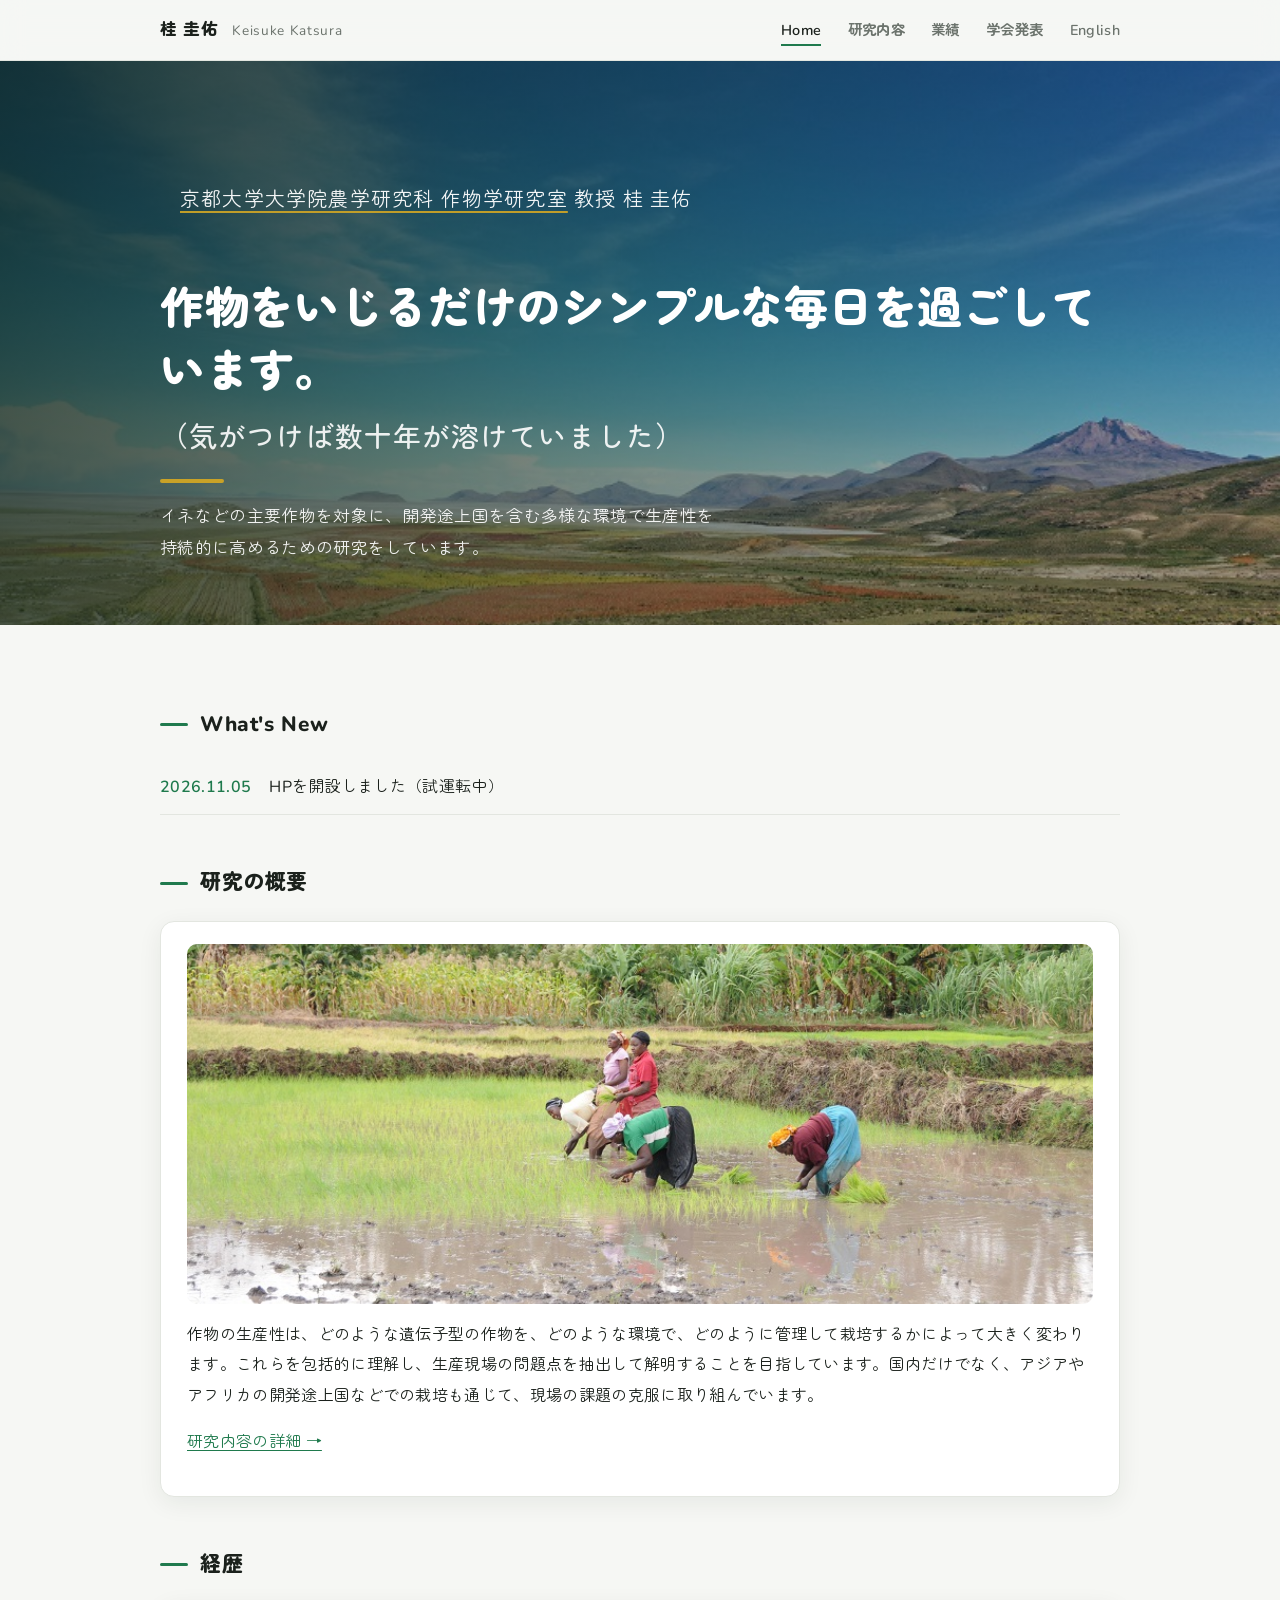
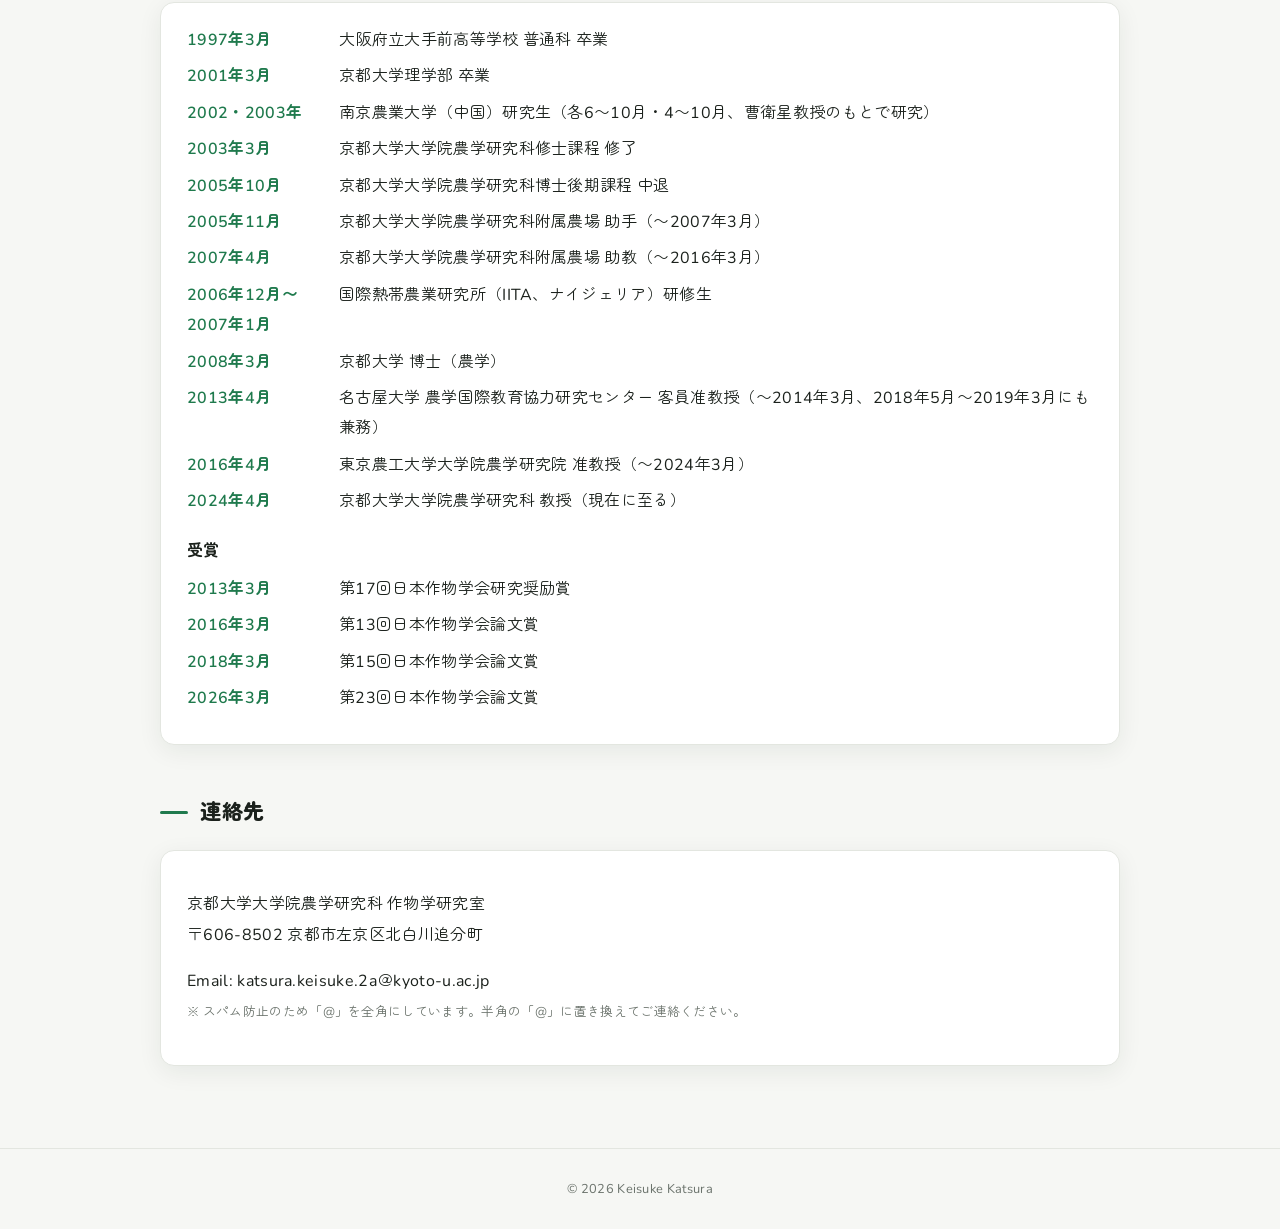
<file: index.html>
<!doctype html>
<html lang="ja">
<head>
<meta charset="utf-8">
<meta name="viewport" content="width=device-width,initial-scale=1">
<title>桂 圭佑 | Keisuke Katsura</title>
<meta name="description" content="桂圭佑の個人ホームページ。イネなどの主要作物を対象に、開発途上国を含む多様な環境で生産性を持続的に高めるための研究を紹介します。">
<link rel="preconnect" href="https://fonts.googleapis.com">
<link rel="preconnect" href="https://fonts.gstatic.com" crossorigin>
<link rel="stylesheet" href="https://fonts.googleapis.com/css2?family=Nunito:wght@400;600;800&family=Zen+Maru+Gothic:wght@400;500;700&display=swap">
<link rel="stylesheet" href="style.css">
</head>
<body>
<header><div class="bar">
<a class="brand" href="index.html">桂 圭佑 <span>Keisuke Katsura</span></a>
<nav>
<a href="index.html" aria-current="page">Home</a>
<a href="research.html">研究内容</a>
<a href="publications.html">業績</a>
<a href="presentations.html">学会発表</a>
<a href="en.html">English</a>
</nav></div></header>

<div class="hero"><div>
<div class="eyebrow"><a href="https://sites.google.com/view/kyotocrop/" target="_blank" rel="noopener">京都大学大学院農学研究科 作物学研究室</a> 教授 桂 圭佑</div>
<h1>作物をいじるだけの<wbr>シンプルな毎日を<wbr>過ごしています。<small>（気がつけば数十年が溶けていました）</small></h1>
<p>イネなどの主要作物を対象に、開発途上国を含む多様な環境で生産性を持続的に高めるための研究をしています。</p>
</div></div>

<main>
<h2>What's New</h2>
<ul class="news">
<li><time datetime="2026-11-05">2026.11.05</time>HPを開設しました（試運転中）</li>
</ul>

<h2>研究の概要</h2>
<div class="card">
<img src="Africa.jpg" alt="ケニアの水田での田植え">
<p>作物の生産性は、どのような遺伝子型の作物を、どのような環境で、どのように管理して栽培するかによって大きく変わります。これらを包括的に理解し、生産現場の問題点を抽出して解明することを目指しています。国内だけでなく、アジアやアフリカの開発途上国などでの栽培も通じて、現場の課題の克服に取り組んでいます。</p>
<p><a href="research.html">研究内容の詳細 →</a></p>
</div>

<h2>経歴</h2>
<div class="card">
<dl class="career">
<dt>1997年3月</dt><dd>大阪府立大手前高等学校 普通科 卒業</dd>
<dt>2001年3月</dt><dd>京都大学理学部 卒業</dd>
<dt>2002・2003年</dt><dd>南京農業大学（中国）研究生（各6〜10月・4〜10月、曹衛星教授のもとで研究）</dd>
<dt>2003年3月</dt><dd>京都大学大学院農学研究科修士課程 修了</dd>
<dt>2005年10月</dt><dd>京都大学大学院農学研究科博士後期課程 中退</dd>
<dt>2005年11月</dt><dd>京都大学大学院農学研究科附属農場 助手（〜2007年3月）</dd>
<dt>2007年4月</dt><dd>京都大学大学院農学研究科附属農場 助教（〜2016年3月）</dd>
<dt>2006年12月〜<br>2007年1月</dt><dd>国際熱帯農業研究所（IITA、ナイジェリア）研修生</dd>
<dt>2008年3月</dt><dd>京都大学 博士（農学）</dd>
<dt>2013年4月</dt><dd>名古屋大学 農学国際教育協力研究センター 客員准教授（〜2014年3月、2018年5月〜2019年3月にも兼務）</dd>
<dt>2016年4月</dt><dd>東京農工大学大学院農学研究院 准教授（〜2024年3月）</dd>
<dt>2024年4月</dt><dd>京都大学大学院農学研究科 教授（現在に至る）</dd>
</dl>
<h3>受賞</h3>
<dl class="career">
<dt>2013年3月</dt><dd>第17回日本作物学会研究奨励賞</dd>
<dt>2016年3月</dt><dd>第13回日本作物学会論文賞</dd>
<dt>2018年3月</dt><dd>第15回日本作物学会論文賞</dd>
<dt>2026年3月</dt><dd>第23回日本作物学会論文賞</dd>
</dl>
</div>

<h2>連絡先</h2>
<div class="card">
<p>京都大学大学院農学研究科 作物学研究室<br>
〒606-8502 京都市左京区北白川追分町</p>
<p>Email: katsura.keisuke.2a＠kyoto-u.ac.jp<br>
<small class="muted">※ スパム防止のため「@」を全角にしています。半角の「@」に置き換えてご連絡ください。</small></p>
</div>
</main>
<footer>&copy; 2026 Keisuke Katsura</footer>
</body>
</html>
</file>
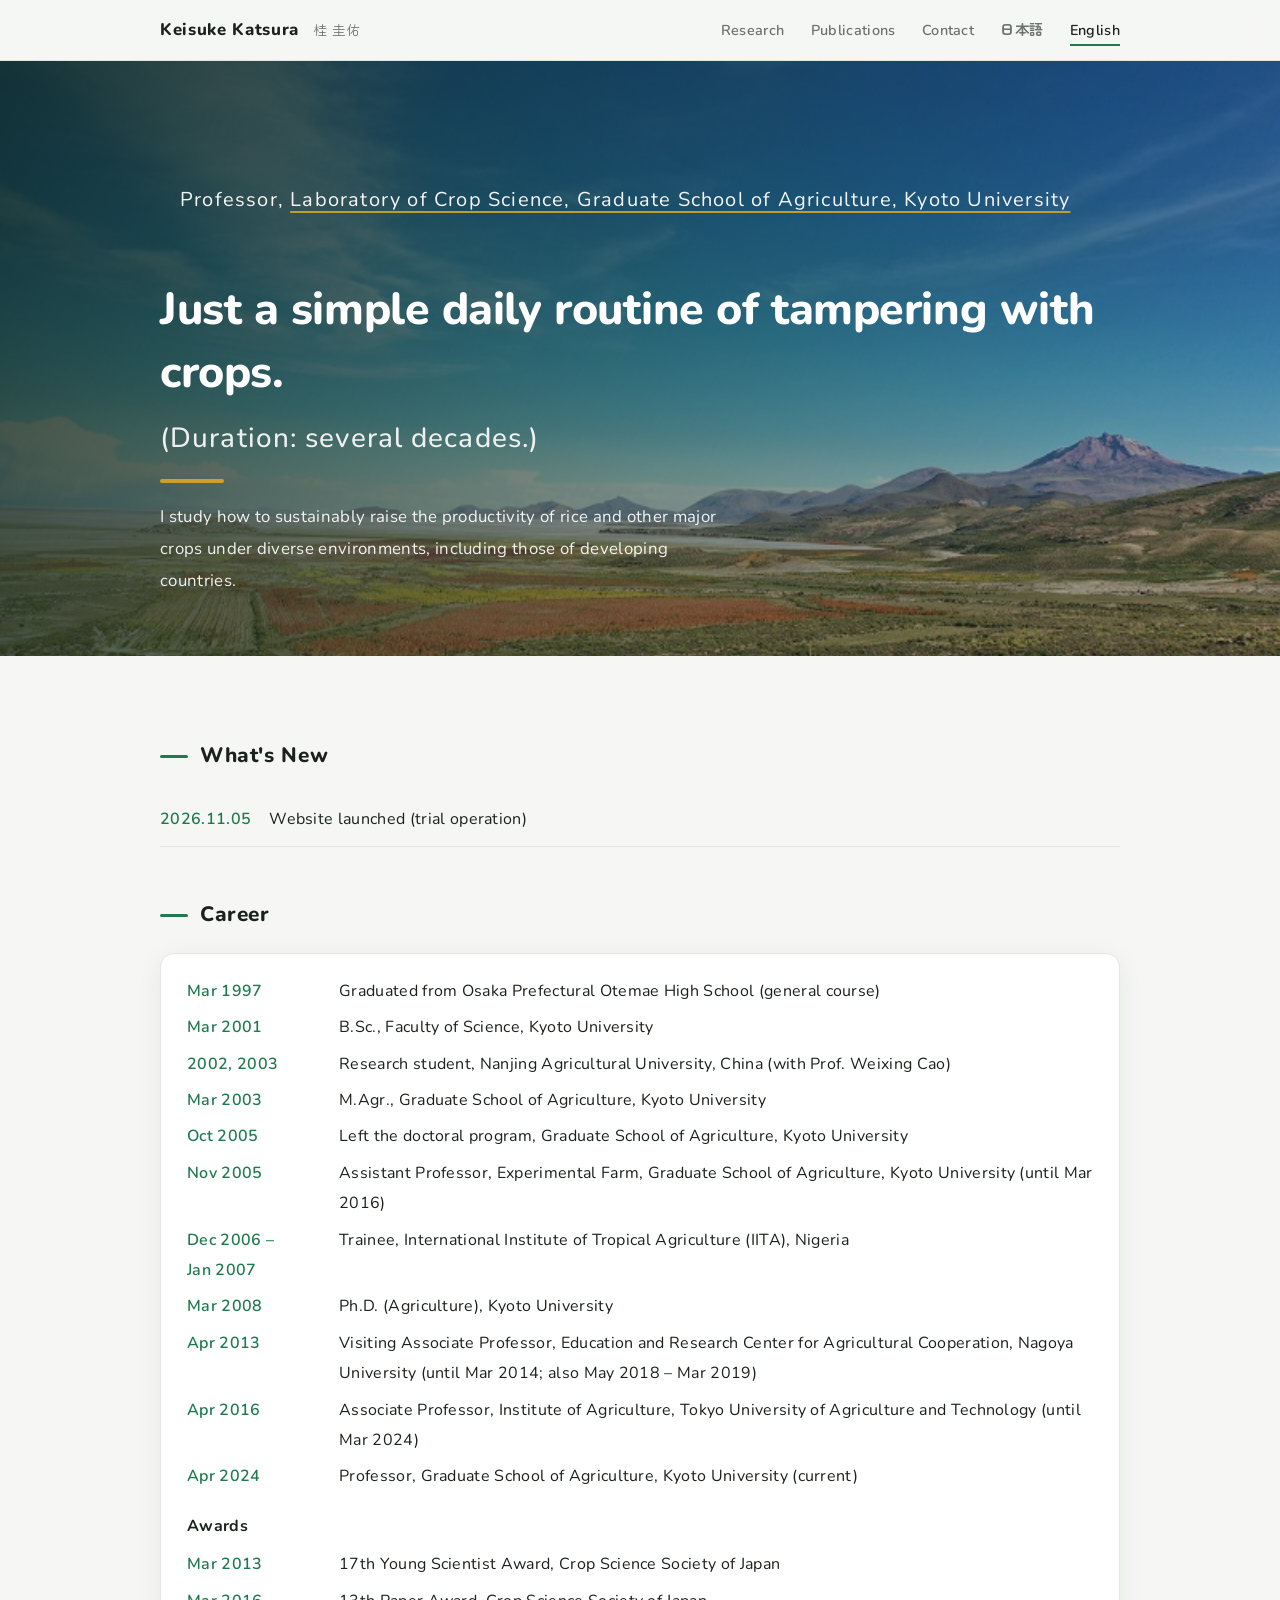
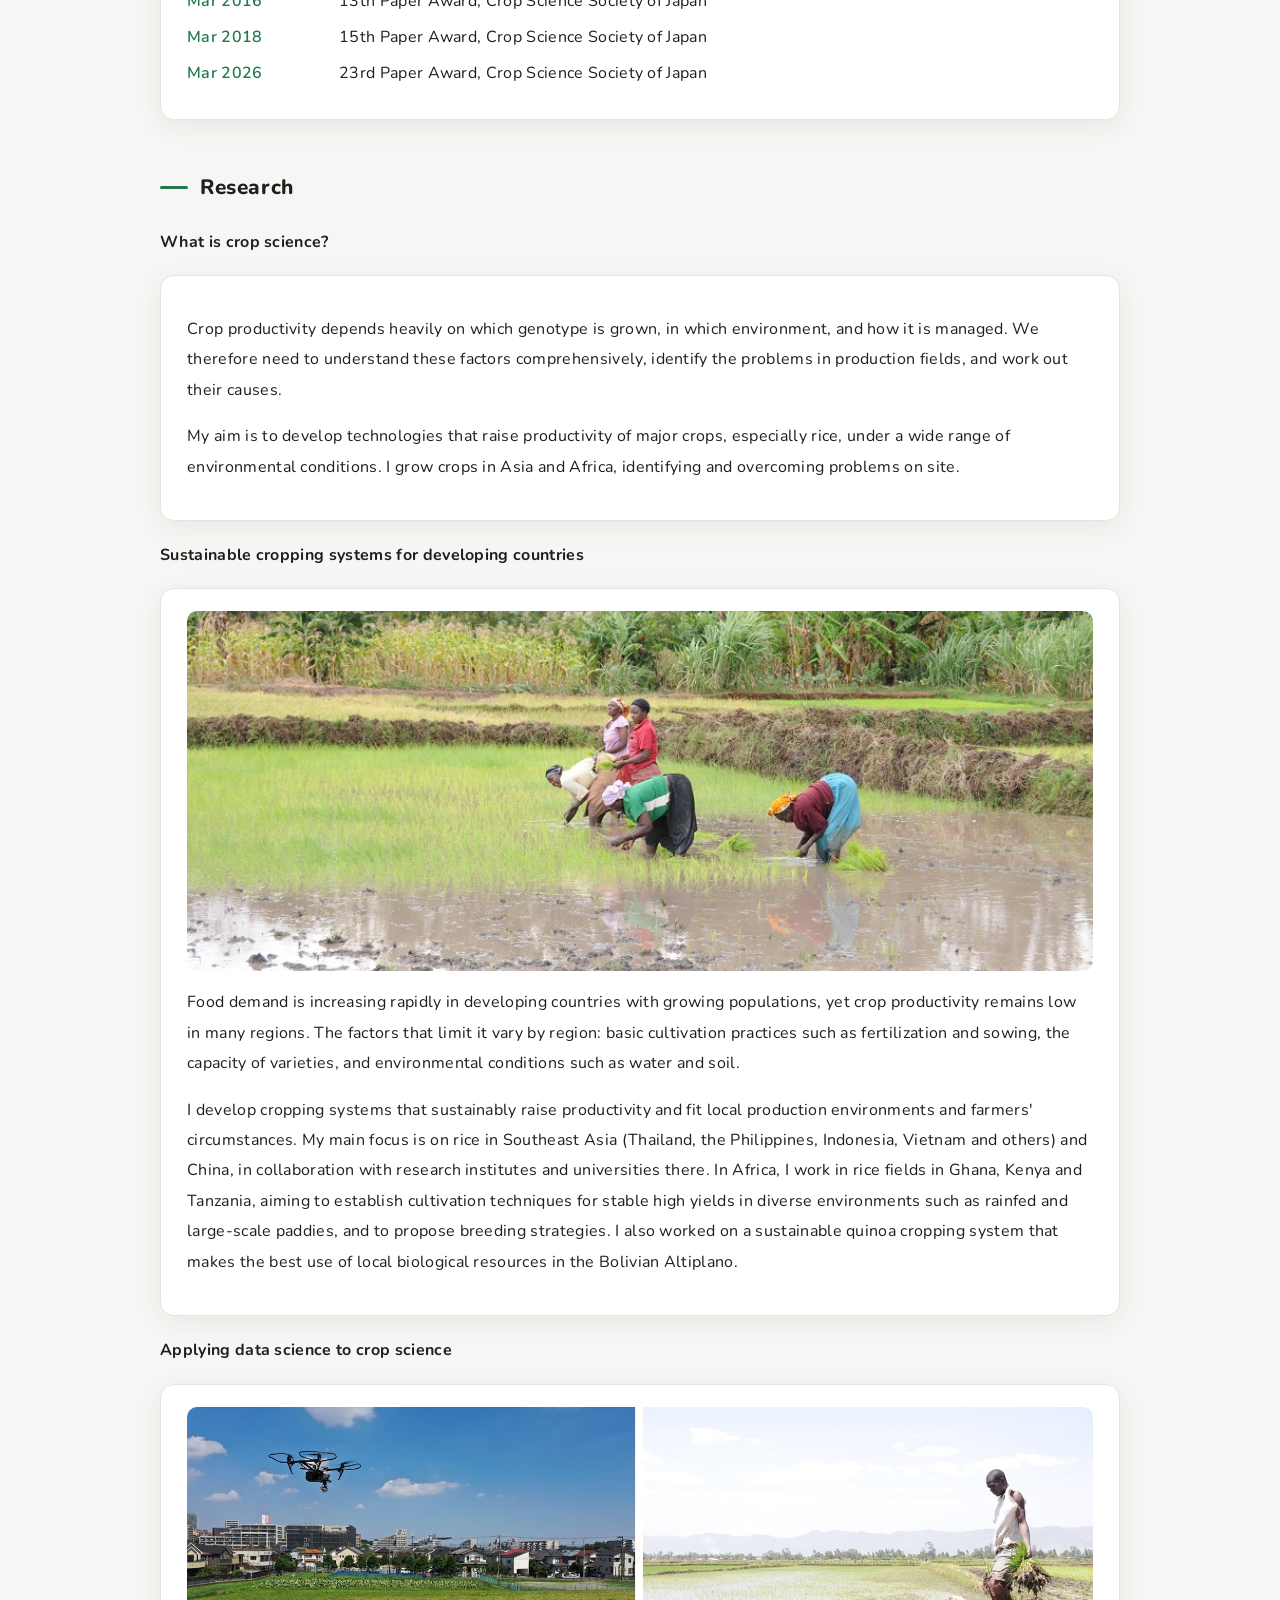
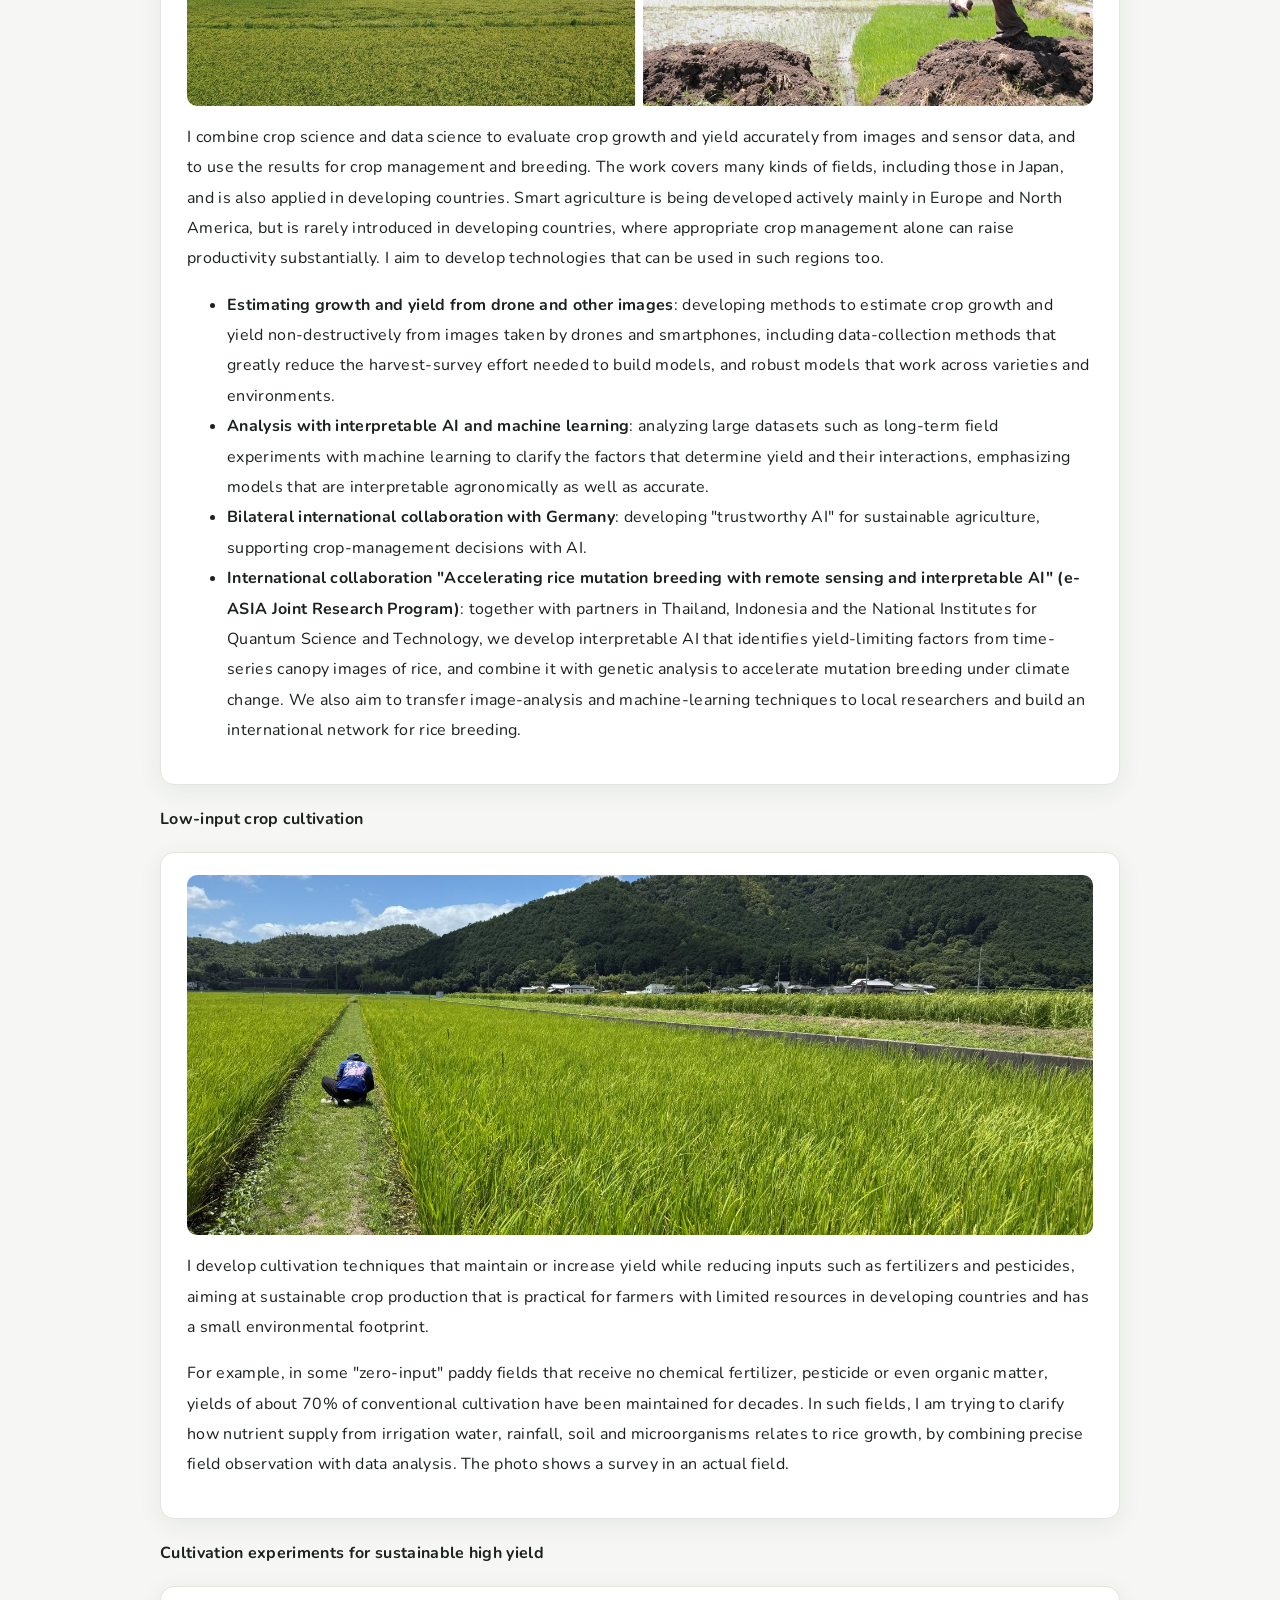
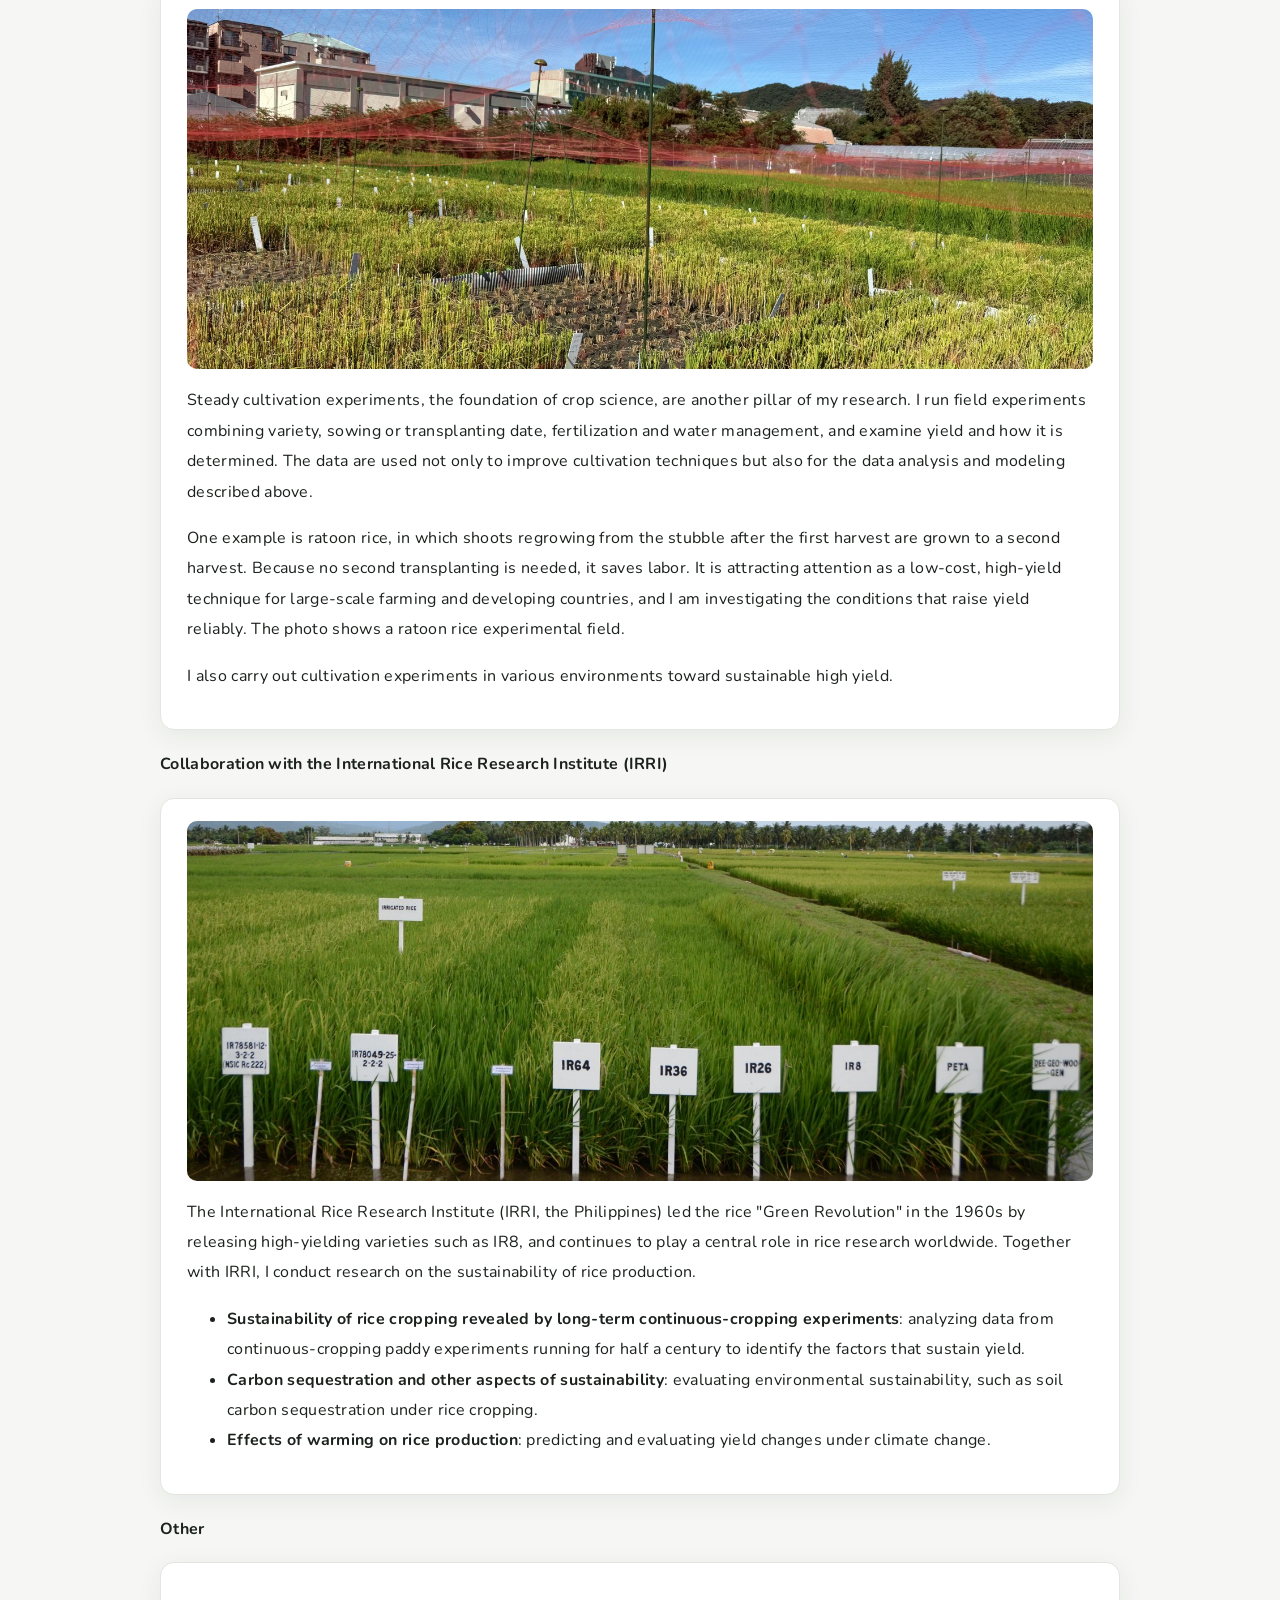
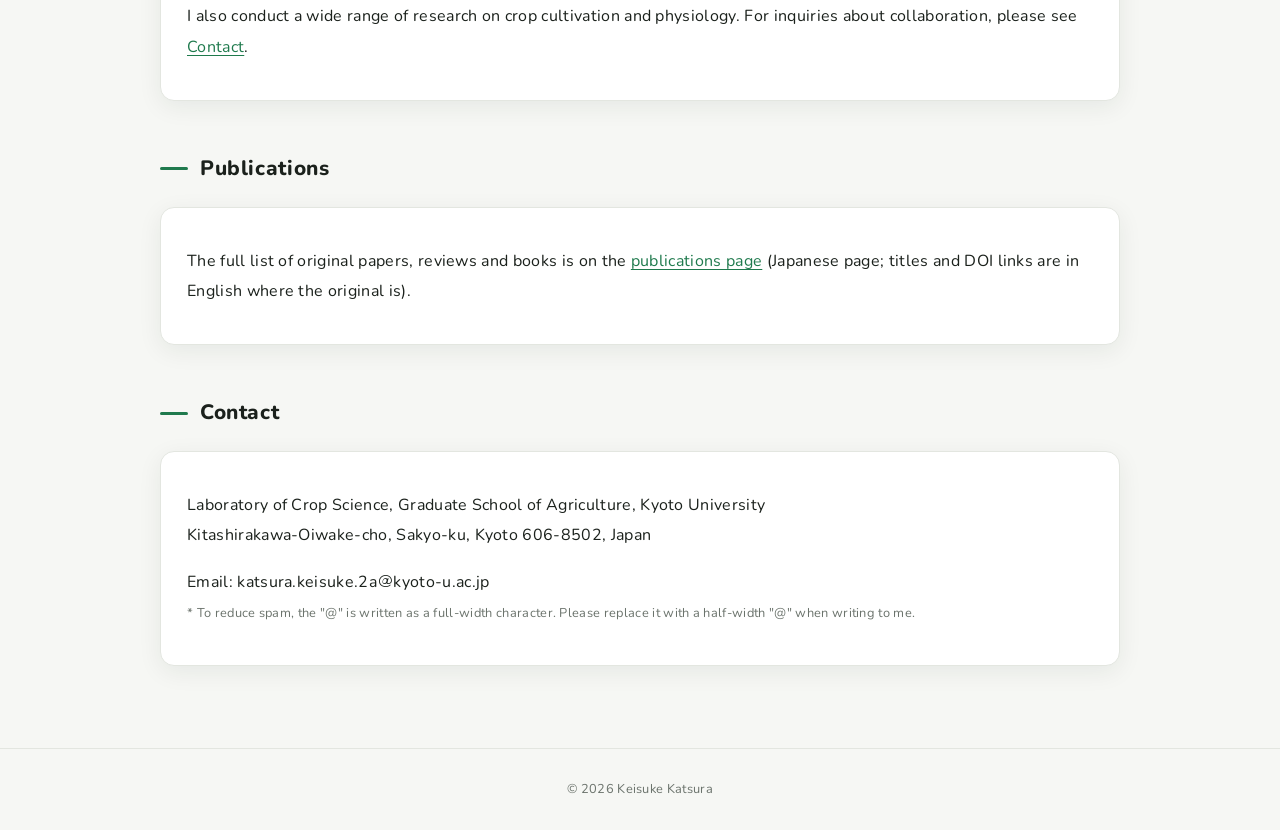
<file: en.html>
<!doctype html>
<html lang="en">
<head>
<meta charset="utf-8">
<meta name="viewport" content="width=device-width,initial-scale=1">
<title>Keisuke Katsura</title>
<meta name="description" content="Personal website of Keisuke Katsura, Professor of Crop Science at Kyoto University. Research on sustainably raising the productivity of rice and other major crops under diverse environments, including developing countries.">
<link rel="preconnect" href="https://fonts.googleapis.com">
<link rel="preconnect" href="https://fonts.gstatic.com" crossorigin>
<link rel="stylesheet" href="https://fonts.googleapis.com/css2?family=Nunito:wght@400;600;800&family=Zen+Maru+Gothic:wght@400;500;700&display=swap">
<link rel="stylesheet" href="style.css">
</head>
<body>
<header><div class="bar">
<a class="brand" href="en.html">Keisuke Katsura <span>桂 圭佑</span></a>
<nav>
<a href="#research">Research</a>
<a href="#publications">Publications</a>
<a href="#contact">Contact</a>
<a href="index.html">日本語</a>
<a href="en.html" aria-current="page">English</a>
</nav></div></header>

<div class="hero"><div>
<div class="eyebrow">Professor, <a href="https://sites.google.com/view/kyotocrop/" target="_blank" rel="noopener">Laboratory of Crop Science, Graduate School of Agriculture, Kyoto University</a></div>
<h1>Just a simple daily routine of tampering with crops.<small>(Duration: several decades.)</small></h1>
<p>I study how to sustainably raise the productivity of rice and other major crops under diverse environments, including those of developing countries.</p>
</div></div>

<main>
<h2>What's New</h2>
<ul class="news">
<li><time datetime="2026-11-05">2026.11.05</time>Website launched (trial operation)</li>
</ul>

<h2>Career</h2>
<div class="card">
<dl class="career">
<dt>Mar 1997</dt><dd>Graduated from Osaka Prefectural Otemae High School (general course)</dd>
<dt>Mar 2001</dt><dd>B.Sc., Faculty of Science, Kyoto University</dd>
<dt>2002, 2003</dt><dd>Research student, Nanjing Agricultural University, China (with Prof. Weixing Cao)</dd>
<dt>Mar 2003</dt><dd>M.Agr., Graduate School of Agriculture, Kyoto University</dd>
<dt>Oct 2005</dt><dd>Left the doctoral program, Graduate School of Agriculture, Kyoto University</dd>
<dt>Nov 2005</dt><dd>Assistant Professor, Experimental Farm, Graduate School of Agriculture, Kyoto University (until Mar 2016)</dd>
<dt>Dec 2006 –<br>Jan 2007</dt><dd>Trainee, International Institute of Tropical Agriculture (IITA), Nigeria</dd>
<dt>Mar 2008</dt><dd>Ph.D. (Agriculture), Kyoto University</dd>
<dt>Apr 2013</dt><dd>Visiting Associate Professor, Education and Research Center for Agricultural Cooperation, Nagoya University (until Mar 2014; also May 2018 – Mar 2019)</dd>
<dt>Apr 2016</dt><dd>Associate Professor, Institute of Agriculture, Tokyo University of Agriculture and Technology (until Mar 2024)</dd>
<dt>Apr 2024</dt><dd>Professor, Graduate School of Agriculture, Kyoto University (current)</dd>
</dl>
<h3>Awards</h3>
<dl class="career">
<dt>Mar 2013</dt><dd>17th Young Scientist Award, Crop Science Society of Japan</dd>
<dt>Mar 2016</dt><dd>13th Paper Award, Crop Science Society of Japan</dd>
<dt>Mar 2018</dt><dd>15th Paper Award, Crop Science Society of Japan</dd>
<dt>Mar 2026</dt><dd>23rd Paper Award, Crop Science Society of Japan</dd>
</dl>
</div>

<h2 id="research">Research</h2>

<h3>What is crop science?</h3>
<div class="card">
<p>Crop productivity depends heavily on which genotype is grown, in which environment, and how it is managed. We therefore need to understand these factors comprehensively, identify the problems in production fields, and work out their causes.</p>
<p>My aim is to develop technologies that raise productivity of major crops, especially rice, under a wide range of environmental conditions. I grow crops in Asia and Africa, identifying and overcoming problems on site.</p>
</div>

<h3>Sustainable cropping systems for developing countries</h3>
<div class="card">
<img src="Africa.jpg" alt="Rice transplanting in a paddy field in Kenya">
<p>Food demand is increasing rapidly in developing countries with growing populations, yet crop productivity remains low in many regions. The factors that limit it vary by region: basic cultivation practices such as fertilization and sowing, the capacity of varieties, and environmental conditions such as water and soil.</p>
<p>I develop cropping systems that sustainably raise productivity and fit local production environments and farmers' circumstances. My main focus is on rice in Southeast Asia (Thailand, the Philippines, Indonesia, Vietnam and others) and China, in collaboration with research institutes and universities there. In Africa, I work in rice fields in Ghana, Kenya and Tanzania, aiming to establish cultivation techniques for stable high yields in diverse environments such as rainfed and large-scale paddies, and to propose breeding strategies. I also worked on a sustainable quinoa cropping system that makes the best use of local biological resources in the Bolivian Altiplano.</p>
</div>

<h3>Applying data science to crop science</h3>
<div class="card">
<img src="Amart_agric.jpg" alt="Drone imaging of a paddy field (left) and a paddy field in Africa (right)">
<p>I combine crop science and data science to evaluate crop growth and yield accurately from images and sensor data, and to use the results for crop management and breeding. The work covers many kinds of fields, including those in Japan, and is also applied in developing countries. Smart agriculture is being developed actively mainly in Europe and North America, but is rarely introduced in developing countries, where appropriate crop management alone can raise productivity substantially. I aim to develop technologies that can be used in such regions too.</p>
<ul>
<li><strong>Estimating growth and yield from drone and other images</strong>: developing methods to estimate crop growth and yield non-destructively from images taken by drones and smartphones, including data-collection methods that greatly reduce the harvest-survey effort needed to build models, and robust models that work across varieties and environments.</li>
<li><strong>Analysis with interpretable AI and machine learning</strong>: analyzing large datasets such as long-term field experiments with machine learning to clarify the factors that determine yield and their interactions, emphasizing models that are interpretable agronomically as well as accurate.</li>
<li><strong>Bilateral international collaboration with Germany</strong>: developing "trustworthy AI" for sustainable agriculture, supporting crop-management decisions with AI.</li>
<li><strong>International collaboration "Accelerating rice mutation breeding with remote sensing and interpretable AI" (e-ASIA Joint Research Program)</strong>: together with partners in Thailand, Indonesia and the National Institutes for Quantum Science and Technology, we develop interpretable AI that identifies yield-limiting factors from time-series canopy images of rice, and combine it with genetic analysis to accelerate mutation breeding under climate change. We also aim to transfer image-analysis and machine-learning techniques to local researchers and build an international network for rice breeding.</li>
</ul>
</div>

<h3>Low-input crop cultivation</h3>
<div class="card">
<img src="IMG_9098.jpg" alt="Growth survey in a paddy field in Kyoto Prefecture">
<p>I develop cultivation techniques that maintain or increase yield while reducing inputs such as fertilizers and pesticides, aiming at sustainable crop production that is practical for farmers with limited resources in developing countries and has a small environmental footprint.</p>
<p>For example, in some "zero-input" paddy fields that receive no chemical fertilizer, pesticide or even organic matter, yields of about 70% of conventional cultivation have been maintained for decades. In such fields, I am trying to clarify how nutrient supply from irrigation water, rainfall, soil and microorganisms relates to rice growth, by combining precise field observation with data analysis. The photo shows a survey in an actual field.</p>
</div>

<h3>Cultivation experiments for sustainable high yield</h3>
<div class="card">
<img src="IMG_6469.jpg" alt="Ratoon rice experimental field (rice regrowing after harvest)">
<p>Steady cultivation experiments, the foundation of crop science, are another pillar of my research. I run field experiments combining variety, sowing or transplanting date, fertilization and water management, and examine yield and how it is determined. The data are used not only to improve cultivation techniques but also for the data analysis and modeling described above.</p>
<p>One example is ratoon rice, in which shoots regrowing from the stubble after the first harvest are grown to a second harvest. Because no second transplanting is needed, it saves labor. It is attracting attention as a low-cost, high-yield technique for large-scale farming and developing countries, and I am investigating the conditions that raise yield reliably. The photo shows a ratoon rice experimental field.</p>
<p>I also carry out cultivation experiments in various environments toward sustainable high yield.</p>
</div>

<h3>Collaboration with the International Rice Research Institute (IRRI)</h3>
<div class="card">
<img src="DSC_1600_web.jpg" alt="Experimental field at the International Rice Research Institute (IRRI)" style="object-position:50% 100%">
<p>The International Rice Research Institute (IRRI, the Philippines) led the rice "Green Revolution" in the 1960s by releasing high-yielding varieties such as IR8, and continues to play a central role in rice research worldwide. Together with IRRI, I conduct research on the sustainability of rice production.</p>
<ul>
<li><strong>Sustainability of rice cropping revealed by long-term continuous-cropping experiments</strong>: analyzing data from continuous-cropping paddy experiments running for half a century to identify the factors that sustain yield.</li>
<li><strong>Carbon sequestration and other aspects of sustainability</strong>: evaluating environmental sustainability, such as soil carbon sequestration under rice cropping.</li>
<li><strong>Effects of warming on rice production</strong>: predicting and evaluating yield changes under climate change.</li>
</ul>
</div>

<h3>Other</h3>
<div class="card">
<p>I also conduct a wide range of research on crop cultivation and physiology. For inquiries about collaboration, please see <a href="#contact">Contact</a>.</p>
</div>

<h2 id="publications">Publications</h2>
<div class="card">
<p>The full list of original papers, reviews and books is on the <a href="publications.html">publications page</a> (Japanese page; titles and DOI links are in English where the original is).</p>
</div>

<h2 id="contact">Contact</h2>
<div class="card">
<p>Laboratory of Crop Science, Graduate School of Agriculture, Kyoto University<br>
Kitashirakawa-Oiwake-cho, Sakyo-ku, Kyoto 606-8502, Japan</p>
<p>Email: katsura.keisuke.2a＠kyoto-u.ac.jp<br>
<small class="muted">* To reduce spam, the "@" is written as a full-width character. Please replace it with a half-width "@" when writing to me.</small></p>
</div>
</main>
<footer>&copy; 2026 Keisuke Katsura</footer>
</body>
</html>
</file>
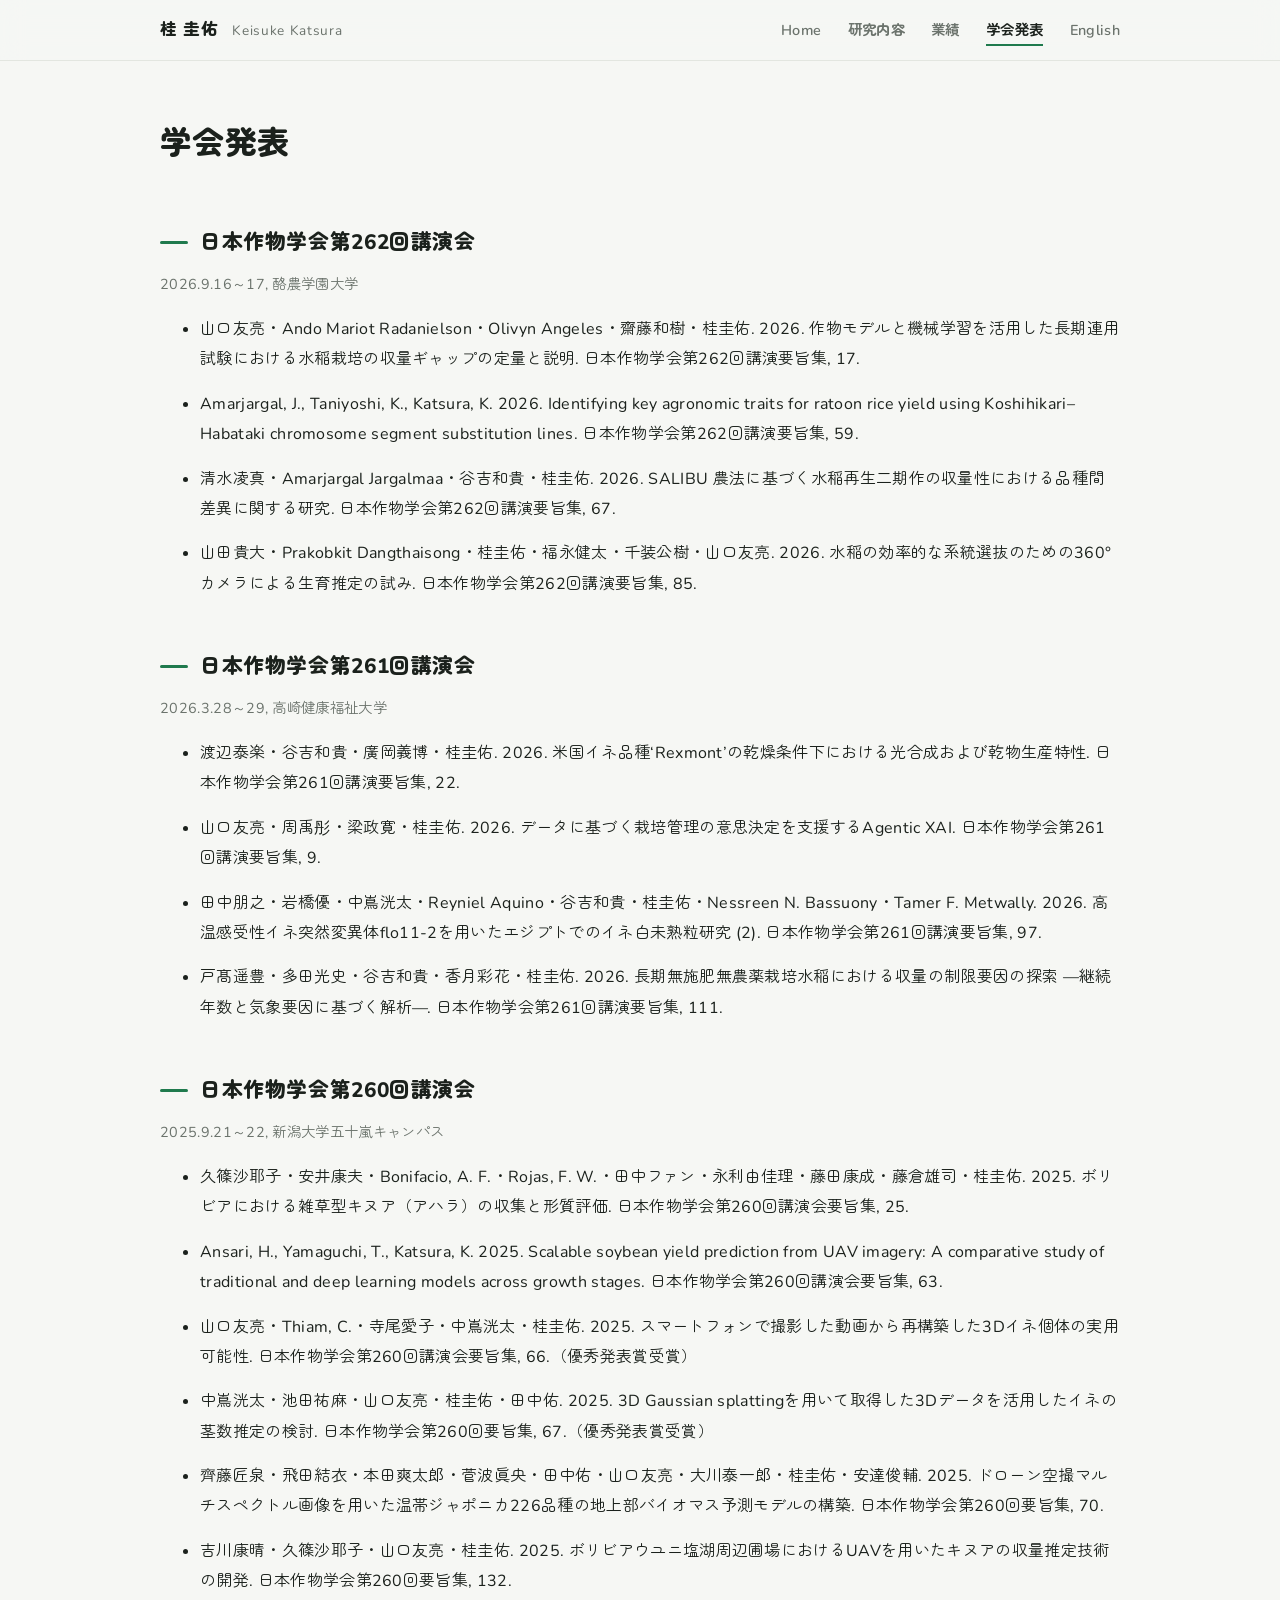
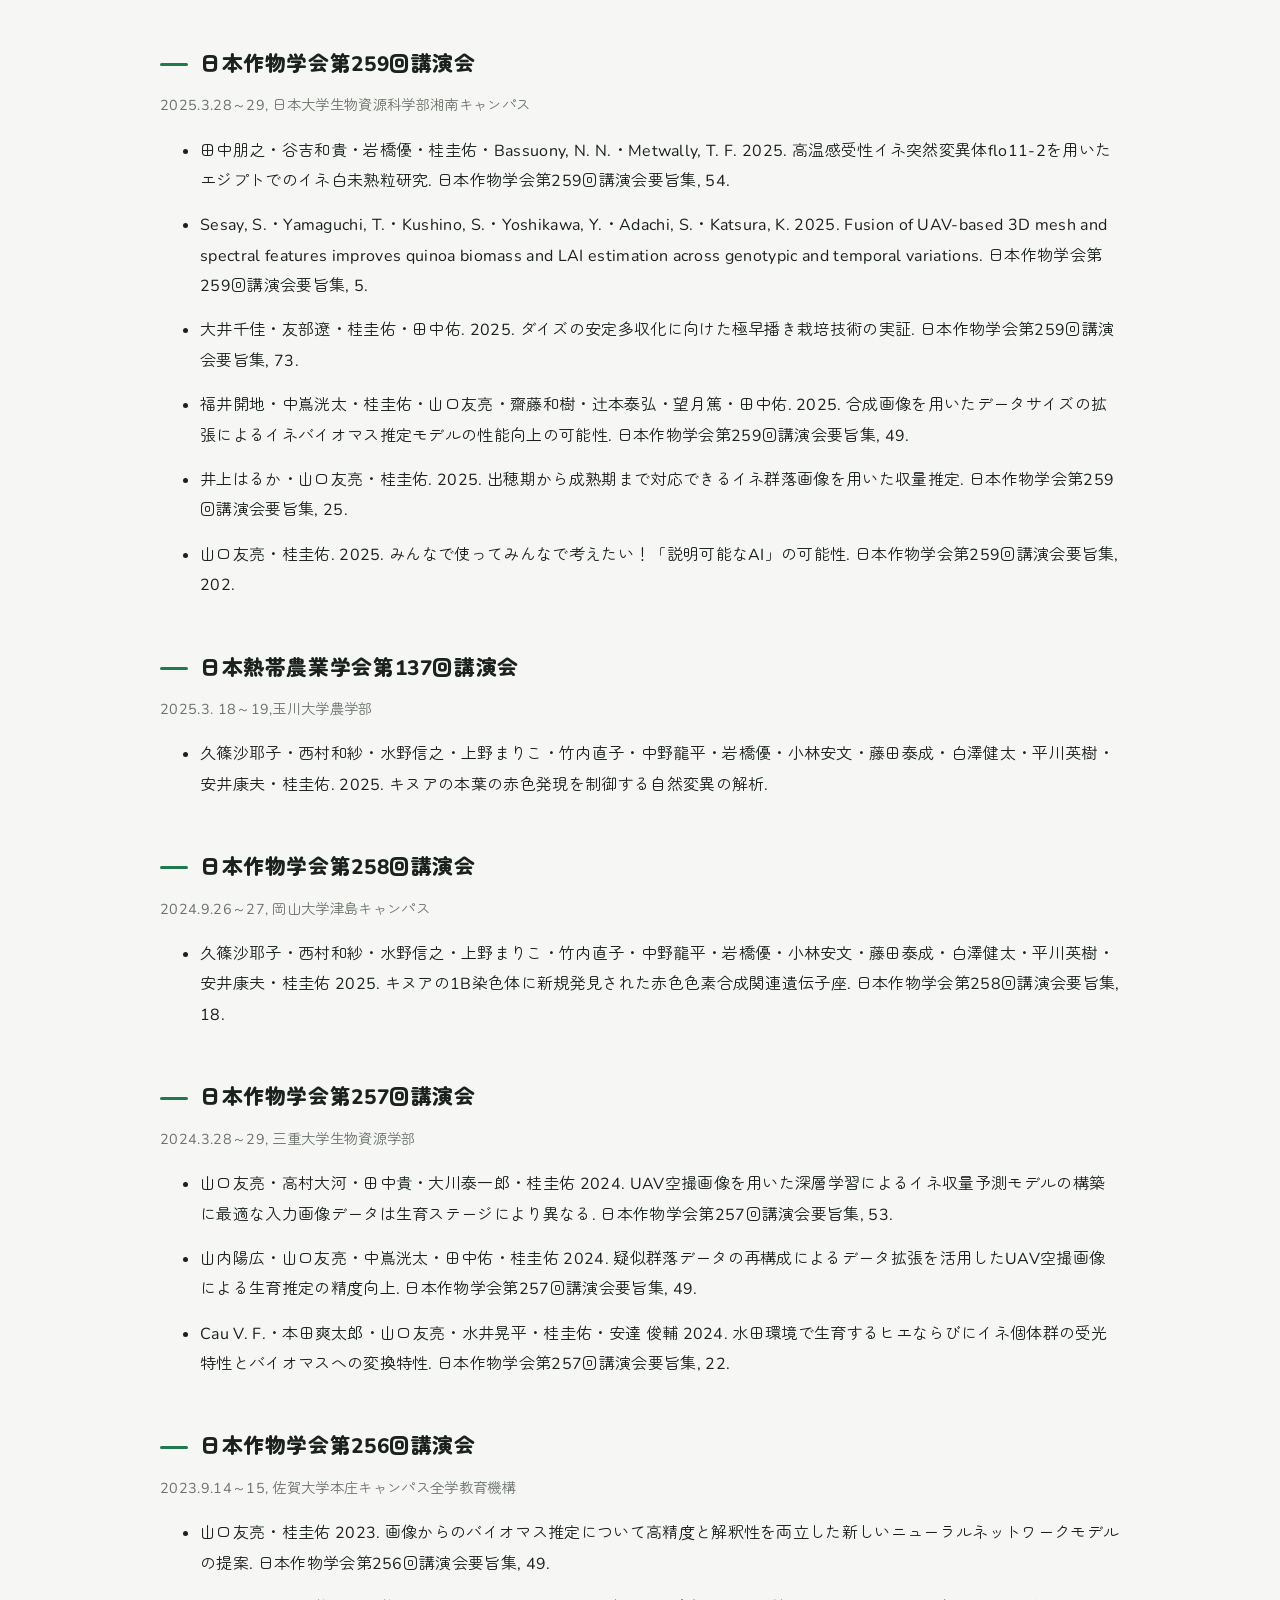
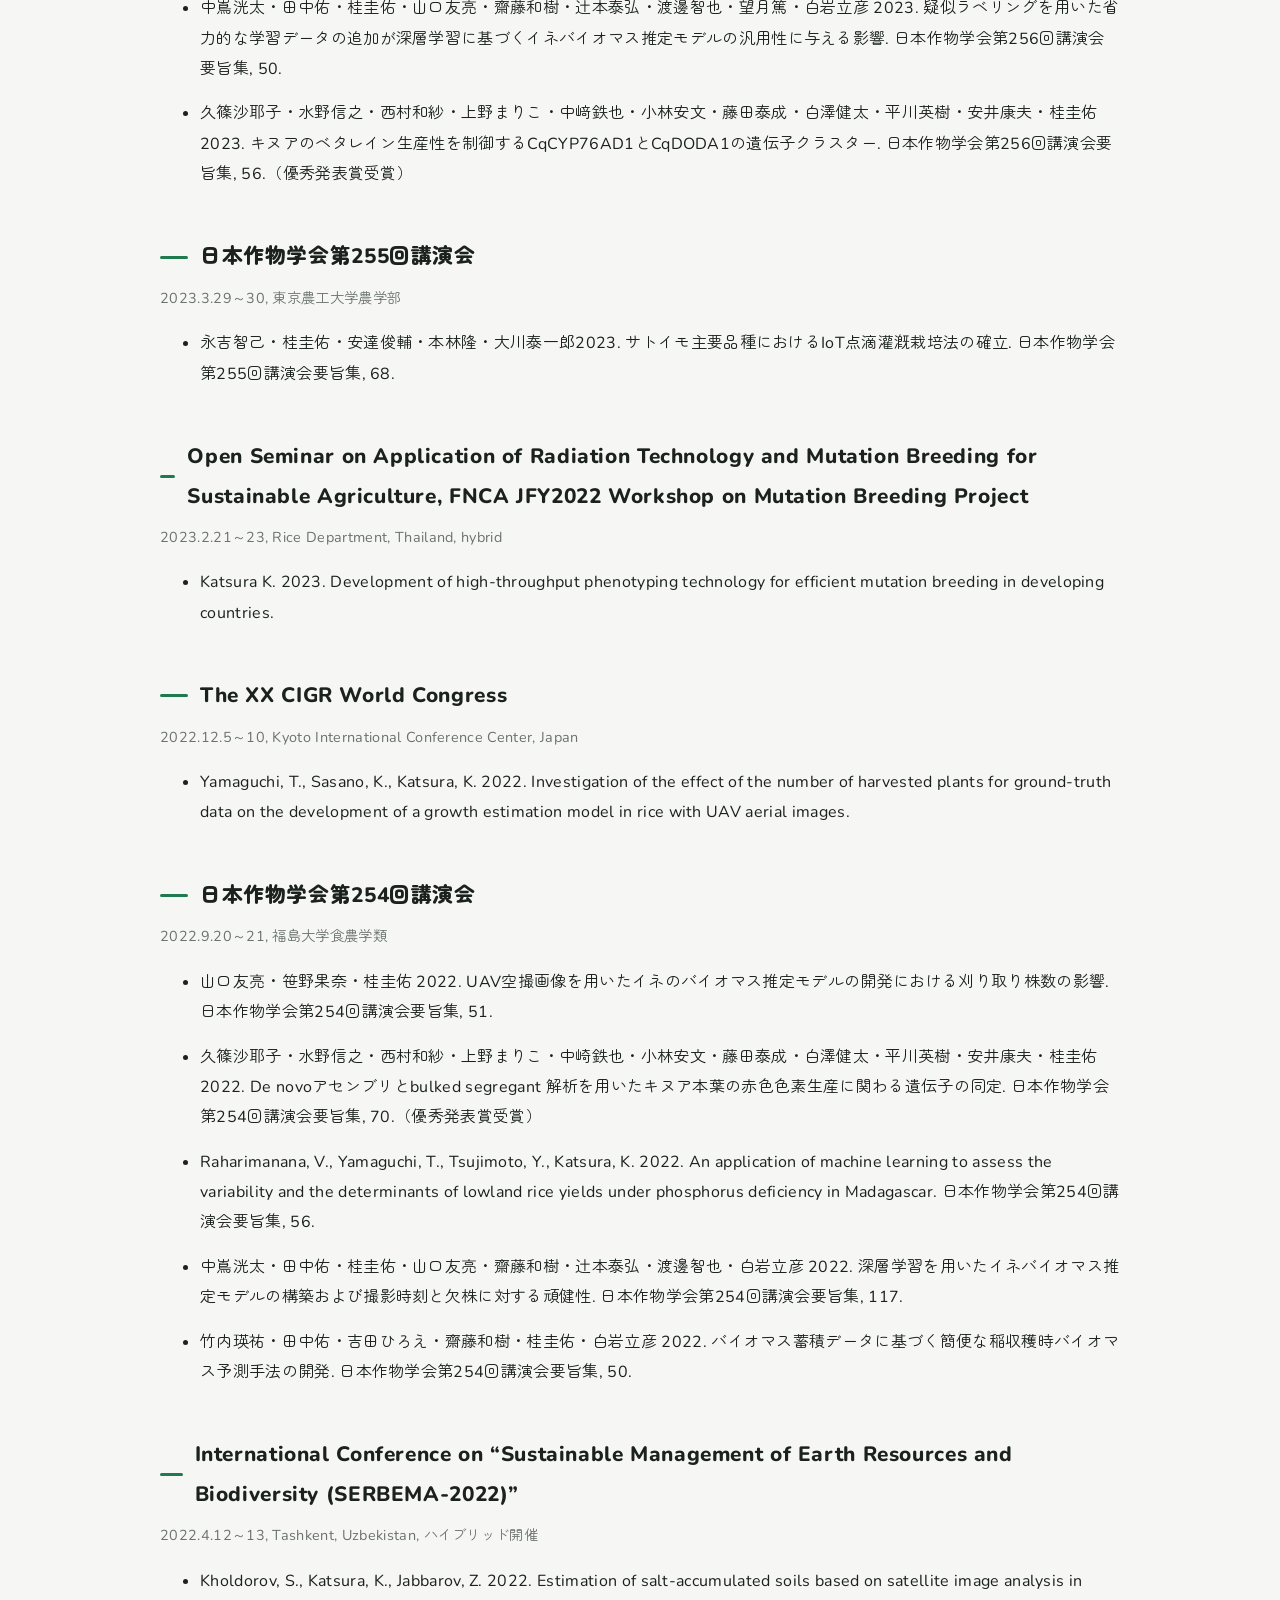
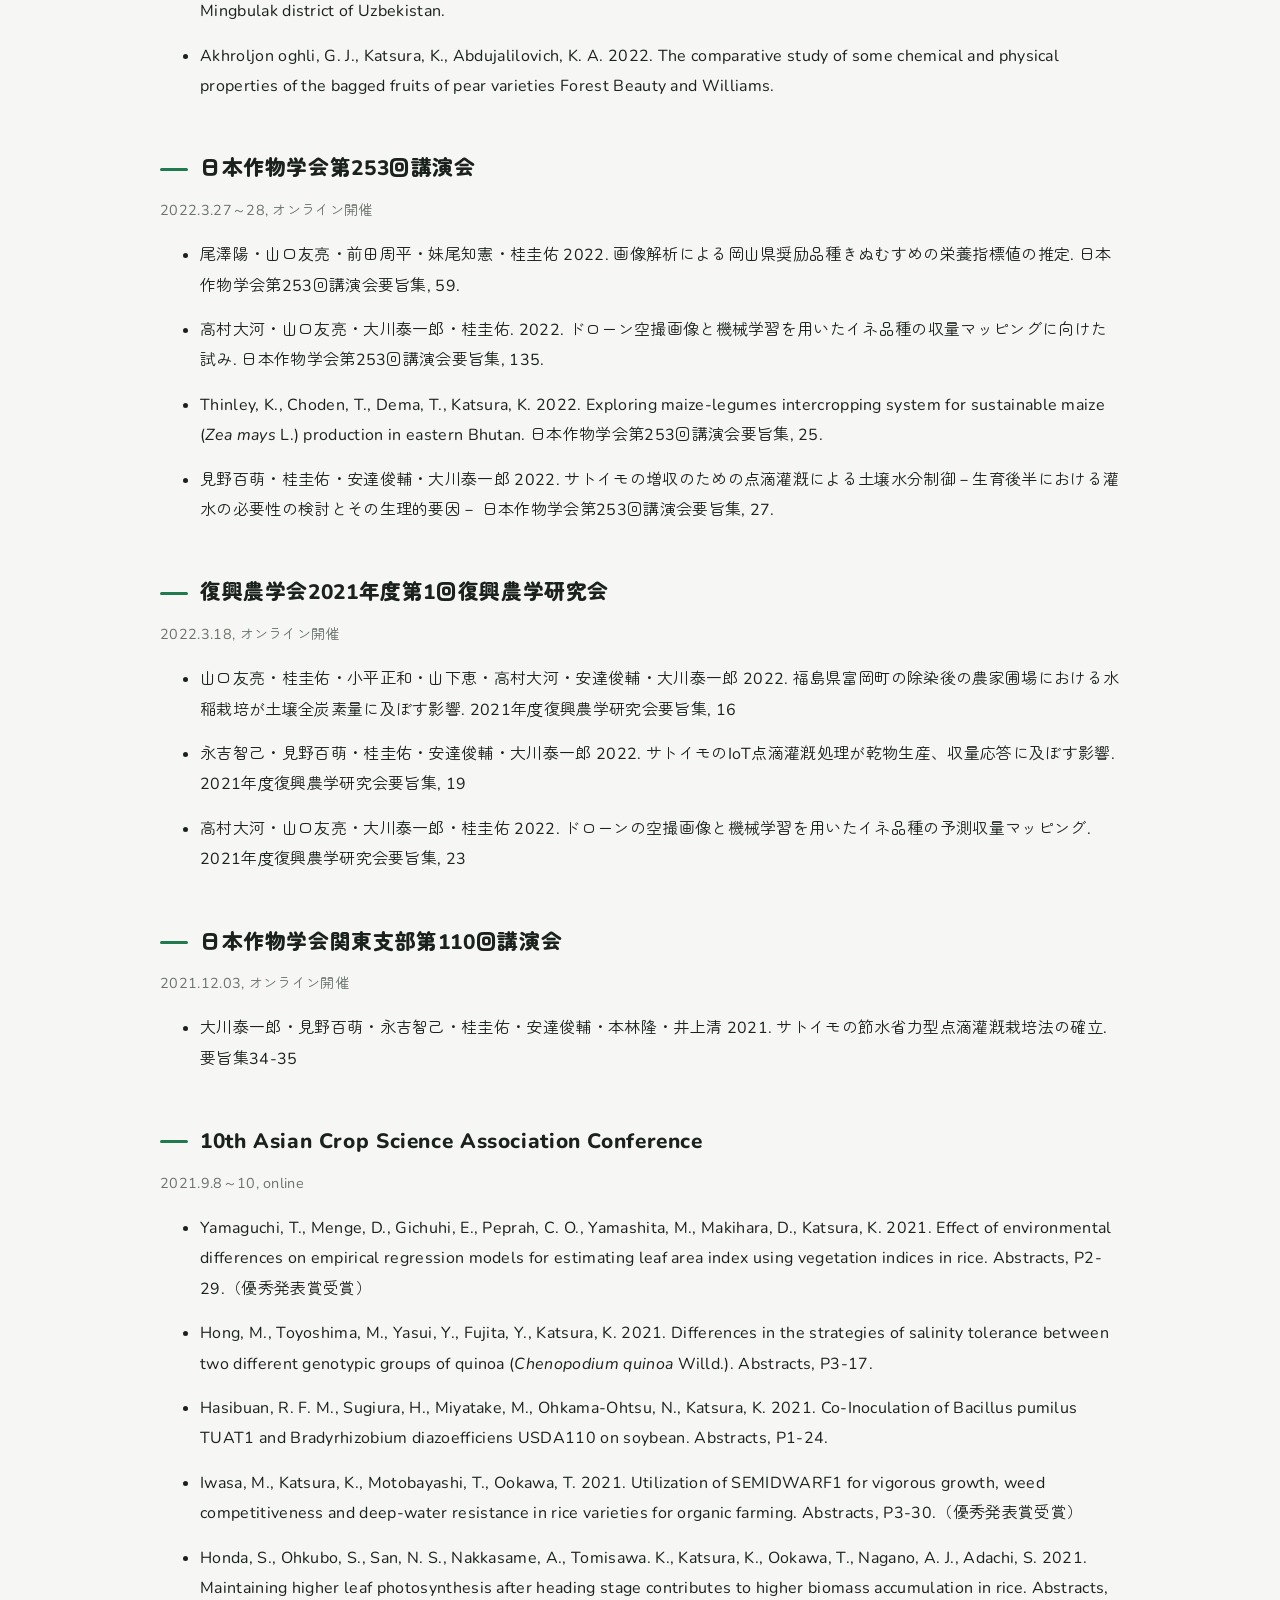
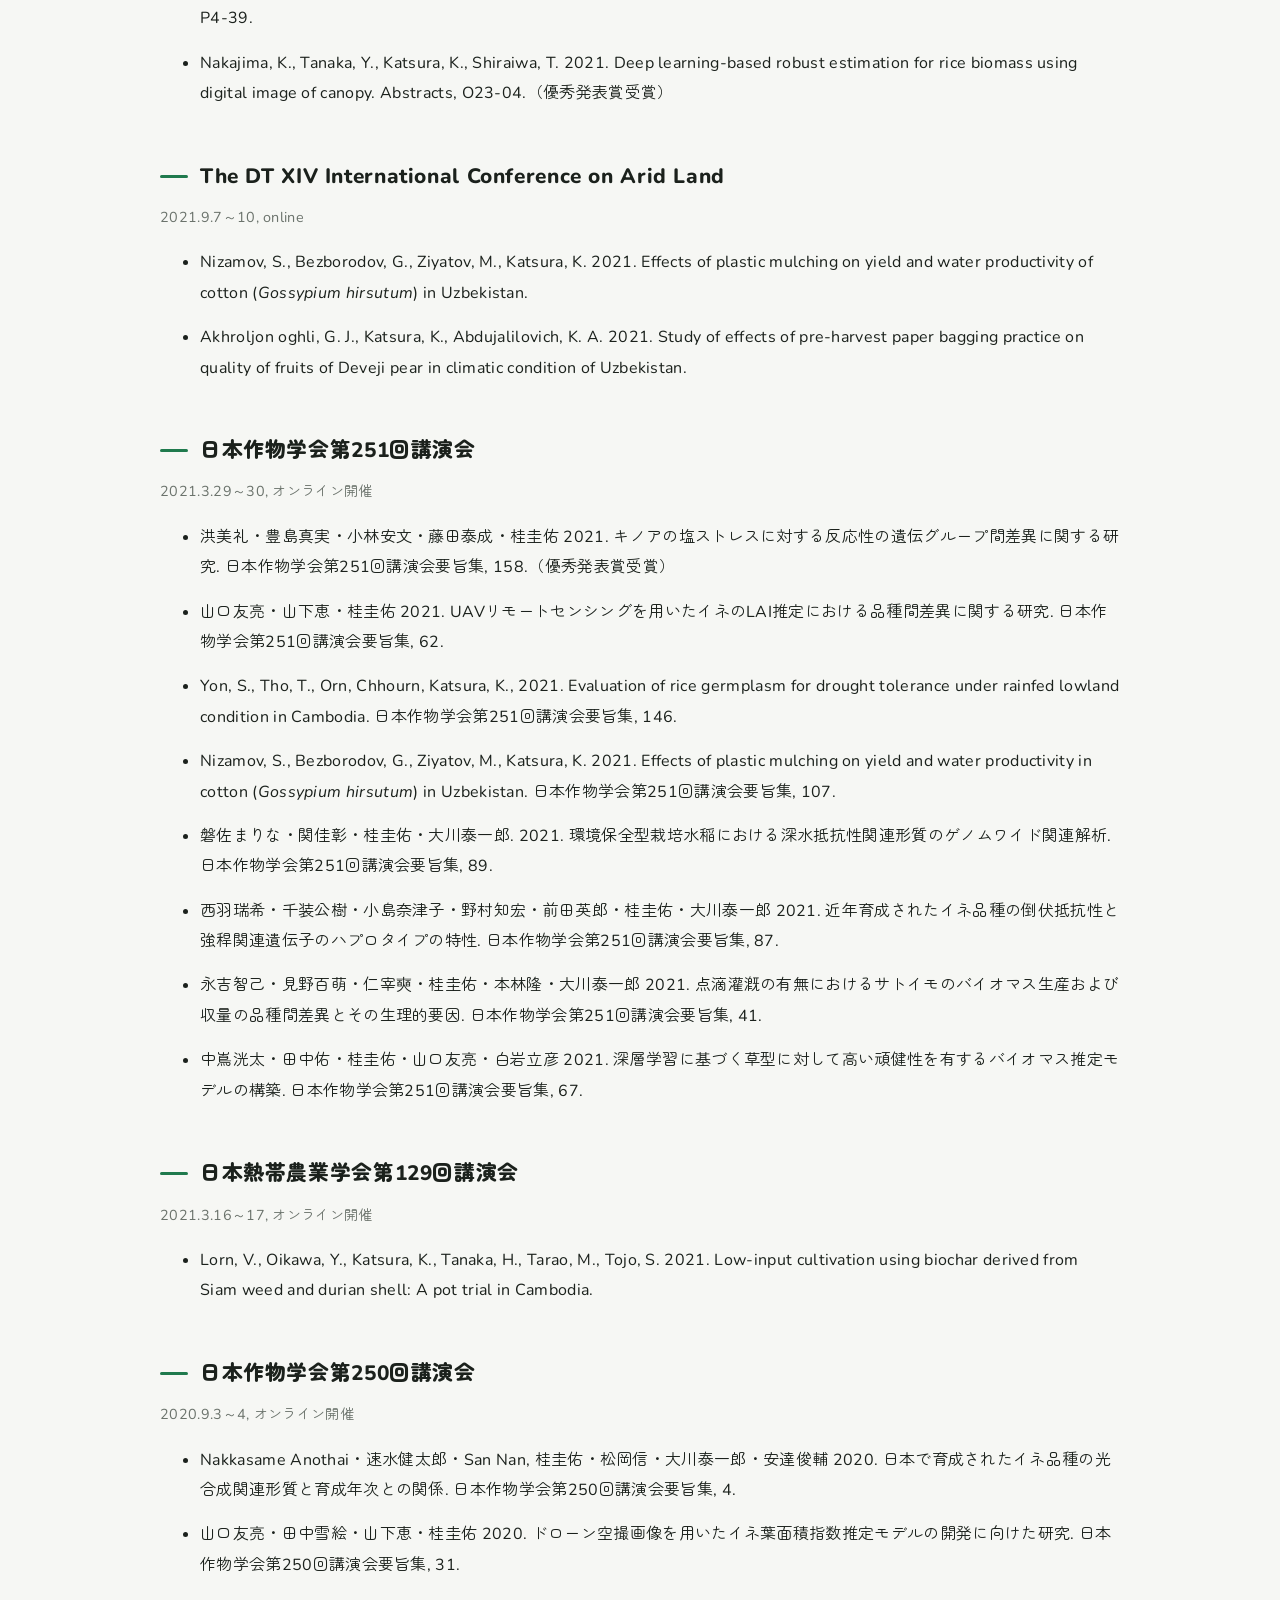
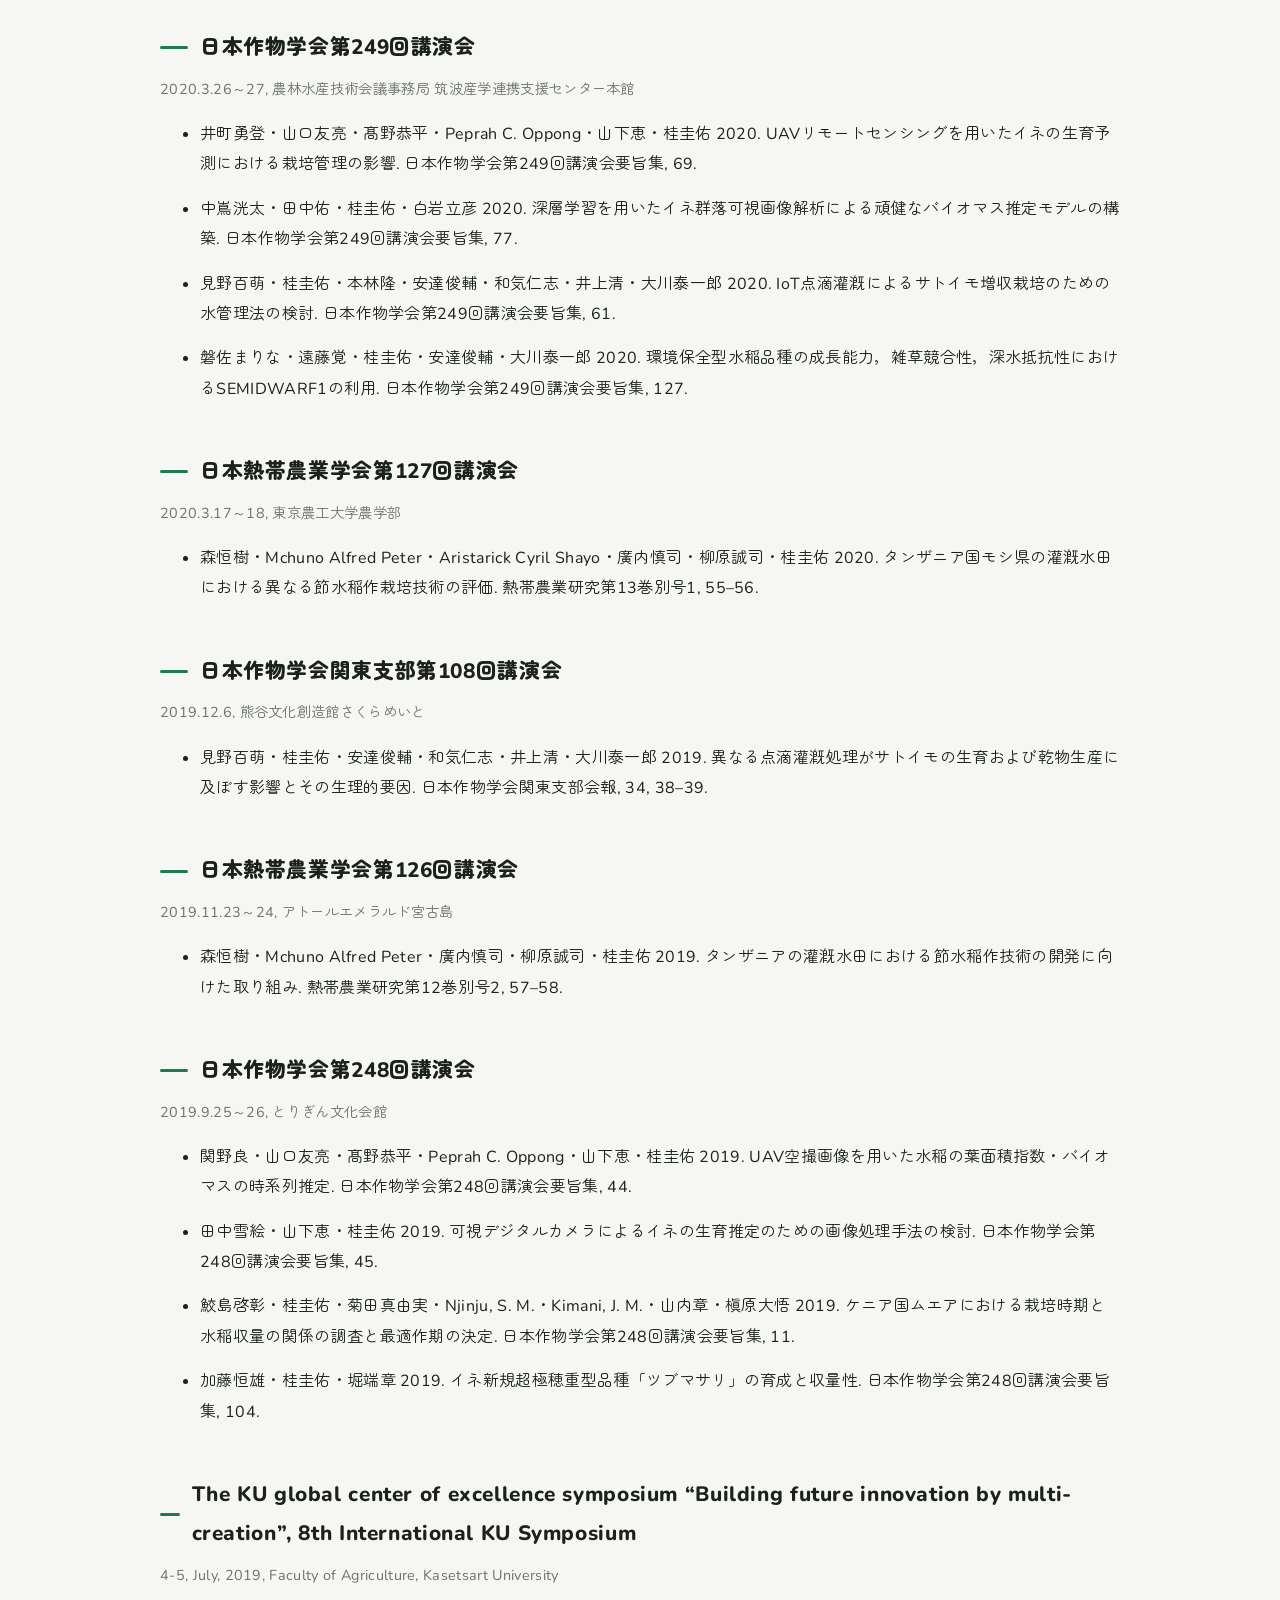
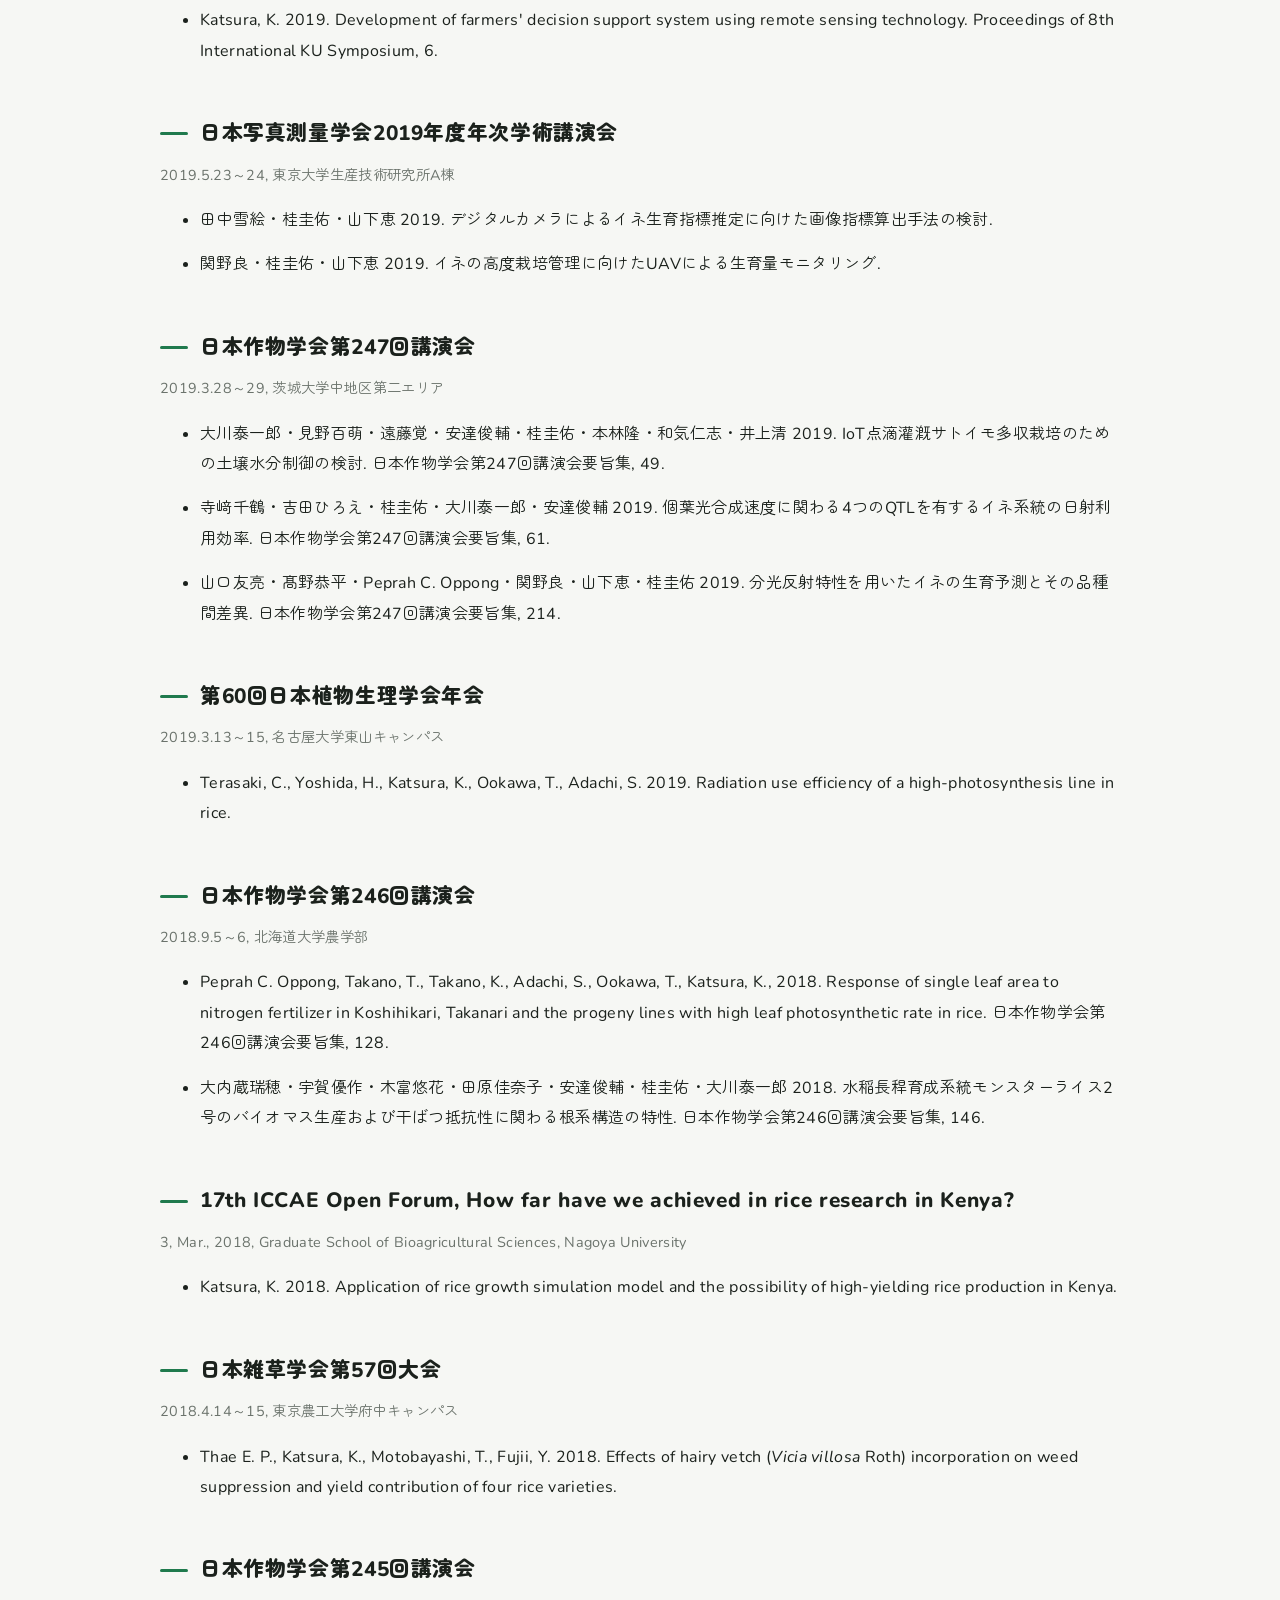
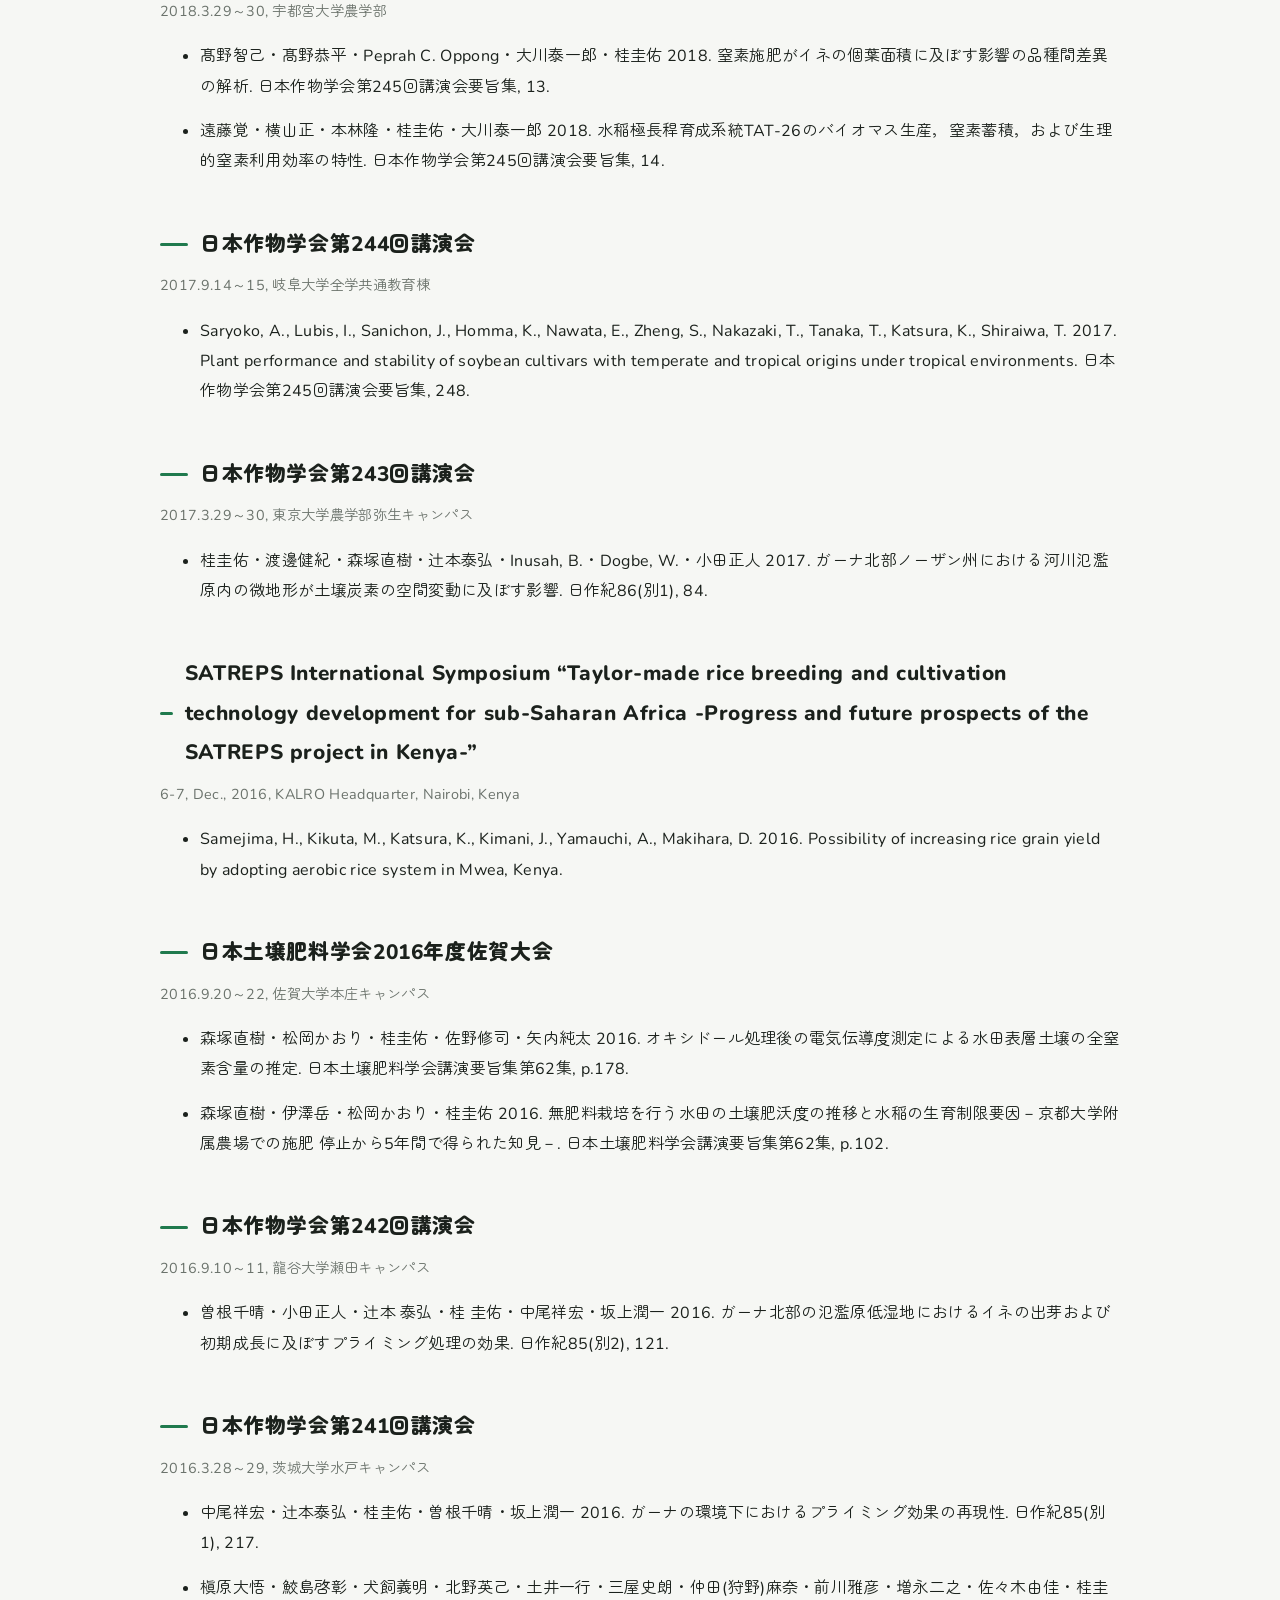
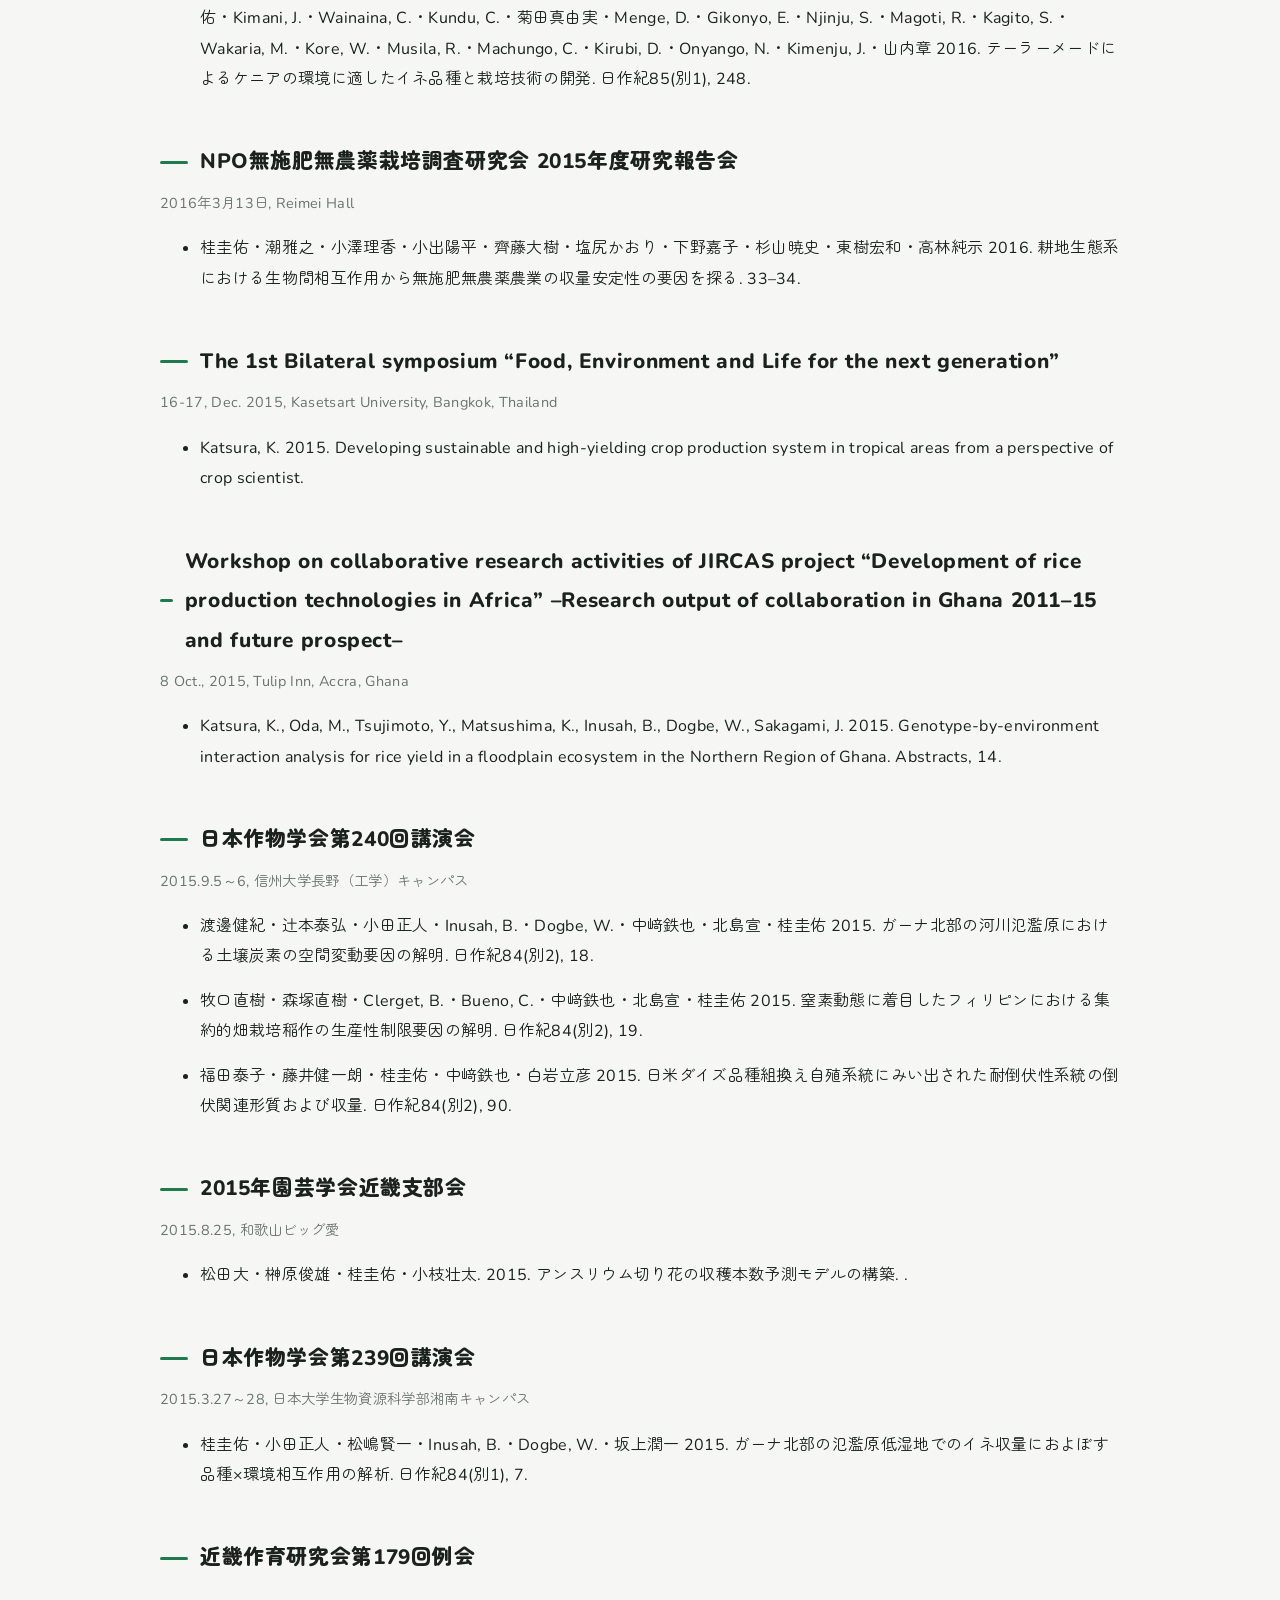
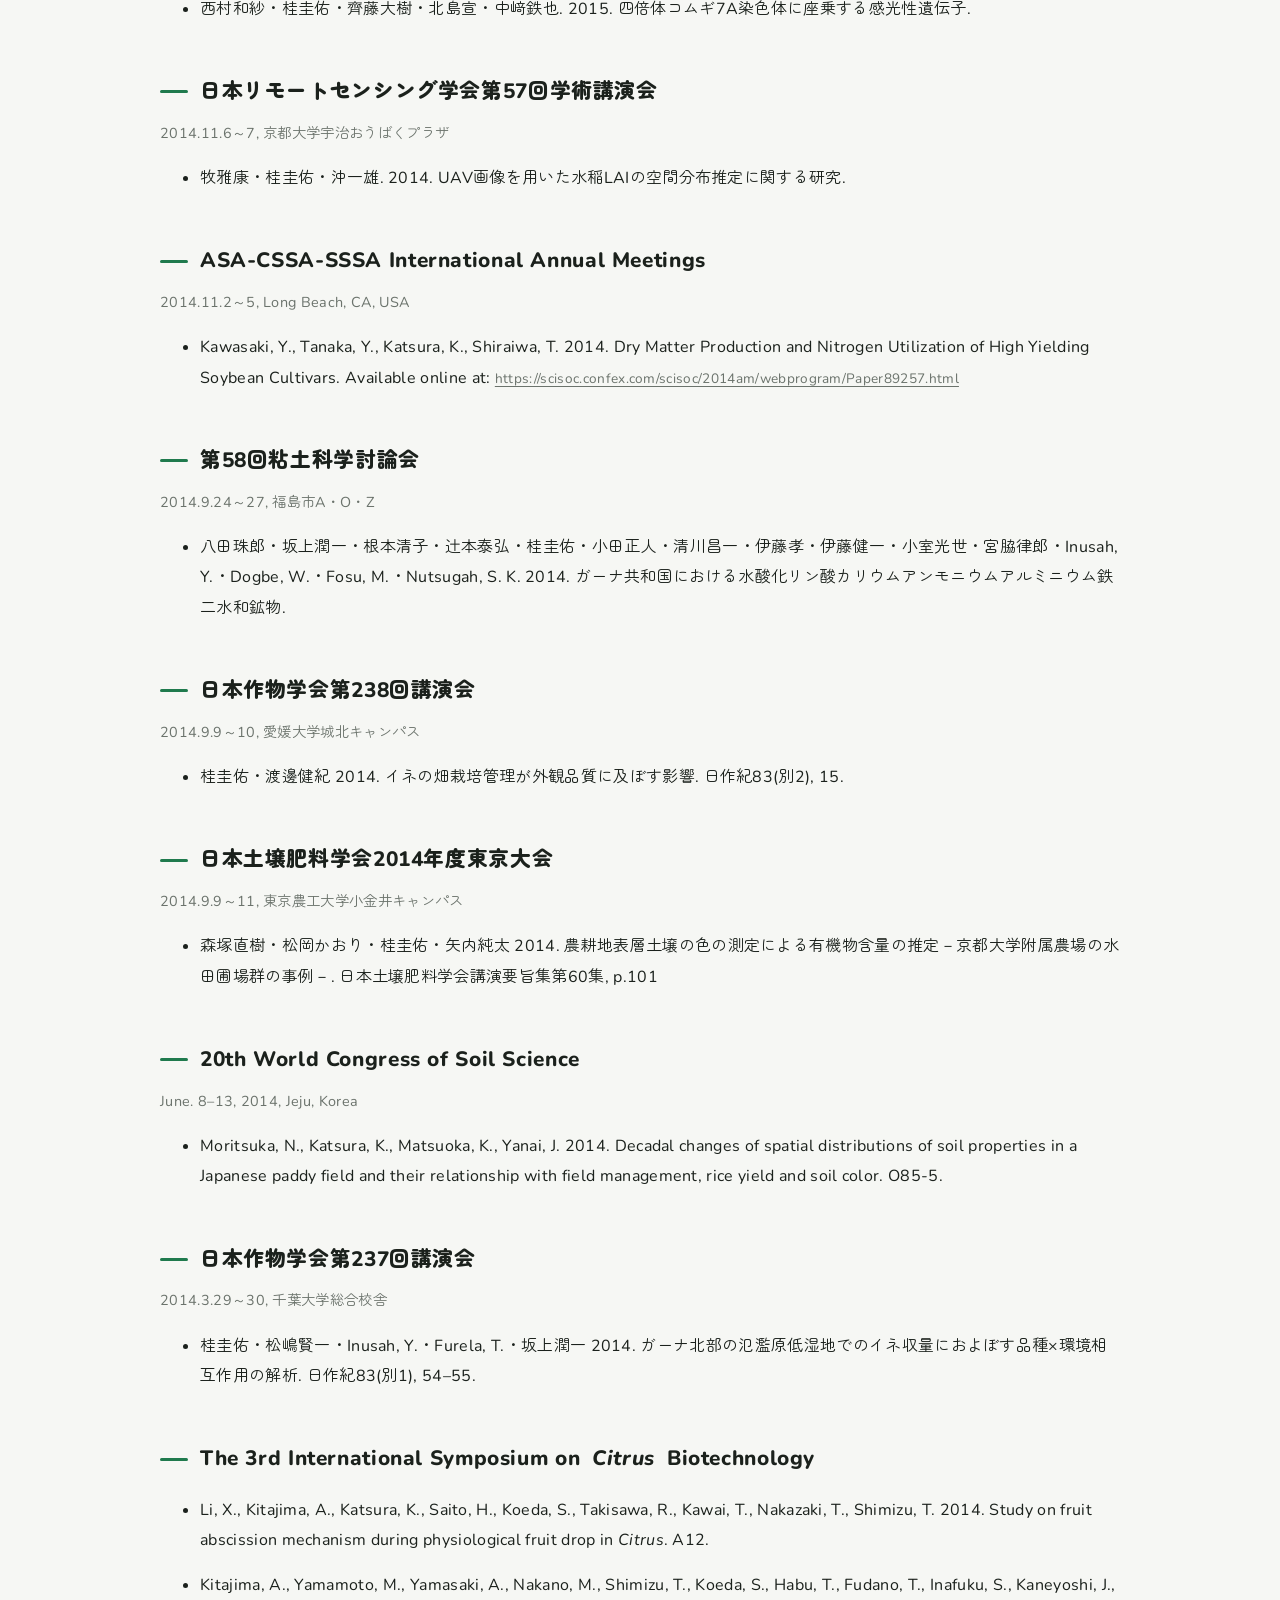
<file: presentations.html>
<!doctype html>
<html lang="ja">
<head>
<meta charset="utf-8">
<meta name="viewport" content="width=device-width,initial-scale=1">
<title>学会発表 | 桂 圭佑</title>
<link rel="preconnect" href="https://fonts.googleapis.com">
<link rel="preconnect" href="https://fonts.gstatic.com" crossorigin>
<link rel="stylesheet" href="https://fonts.googleapis.com/css2?family=Nunito:wght@400;600;800&family=Zen+Maru+Gothic:wght@400;500;700&display=swap">
<link rel="stylesheet" href="style.css">
</head>
<body>
<header><div class="bar">
<a class="brand" href="index.html">桂 圭佑 <span>Keisuke Katsura</span></a>
<nav>
<a href="index.html">Home</a>
<a href="research.html">研究内容</a>
<a href="publications.html">業績</a>
<a href="presentations.html" aria-current="page">学会発表</a>
<a href="en.html">English</a>
</nav></div></header>

<main>
<h1>学会発表</h1>
<h2>日本作物学会第262回講演会</h2>
<p class="muted conf">2026.9.16～17, 酪農学園大学</p>

<ul class="pubs">
<li>山口友亮・Ando Mariot Radanielson・Olivyn Angeles・齋藤和樹・桂圭佑. 2026. 作物モデルと機械学習を活用した長期連用試験における水稲栽培の収量ギャップの定量と説明. 日本作物学会第262回講演要旨集, 17.</li>
<li>Amarjargal, J., Taniyoshi, K., Katsura, K. 2026. Identifying key agronomic traits for ratoon rice yield using Koshihikari–Habataki chromosome segment substitution lines. 日本作物学会第262回講演要旨集, 59.</li>
<li>清水凌真・Amarjargal Jargalmaa・谷吉和貴・桂圭佑. 2026. SALIBU 農法に基づく水稲再生二期作の収量性における品種間差異に関する研究. 日本作物学会第262回講演要旨集, 67.</li>
<li>山田貴大・Prakobkit Dangthaisong・桂圭佑・福永健太・千装公樹・山口友亮. 2026. 水稲の効率的な系統選抜のための360°カメラによる生育推定の試み. 日本作物学会第262回講演要旨集, 85.</li>
</ul>

<h2>日本作物学会第261回講演会</h2>
<p class="muted conf">2026.3.28～29, 高崎健康福祉大学</p>

<ul class="pubs">
<li>渡辺泰楽・谷吉和貴・廣岡義博・桂圭佑. 2026. 米国イネ品種‘Rexmont’の乾燥条件下における光合成および乾物生産特性. 日本作物学会第261回講演要旨集, 22.</li>
<li>山口友亮・周禹彤・梁政寛・桂圭佑. 2026. データに基づく栽培管理の意思決定を支援するAgentic XAI. 日本作物学会第261回講演要旨集, 9.</li>
<li>田中朋之・岩橋優・中嶌洸太・Reyniel Aquino・谷吉和貴・桂圭佑・Nessreen N. Bassuony・Tamer F. Metwally. 2026. 高温感受性イネ突然変異体flo11-2を用いたエジプトでのイネ白未熟粒研究 (2). 日本作物学会第261回講演要旨集, 97.</li>
<li>戸髙遥豊・多田光史・谷吉和貴・香月彩花・桂圭佑. 2026. 長期無施肥無農薬栽培水稲における収量の制限要因の探索 —継続年数と気象要因に基づく解析—. 日本作物学会第261回講演要旨集, 111.</li>
</ul>

<h2>日本作物学会第260回講演会</h2>
<p class="muted conf">2025.9.21～22, 新潟大学五十嵐キャンパス</p>

<ul class="pubs">
<li>久篠沙耶子・安井康夫・Bonifacio, A. F.・Rojas, F. W.・田中ファン・永利由佳理・藤田康成・藤倉雄司・桂圭佑. 2025. ボリビアにおける雑草型キヌア（アハラ）の収集と形質評価. 日本作物学会第260回講演会要旨集, 25.</li>
<li>Ansari, H., Yamaguchi, T., Katsura, K. 2025. Scalable soybean yield prediction from UAV imagery: A comparative study of traditional and deep learning models across growth stages. 日本作物学会第260回講演会要旨集, 63.</li>
<li>山口友亮・Thiam, C.・寺尾愛子・中嶌洸太・桂圭佑. 2025. スマートフォンで撮影した動画から再構築した3Dイネ個体の実用可能性. 日本作物学会第260回講演会要旨集, 66.（優秀発表賞受賞）</li>
<li>中嶌洸太・池田祐麻・山口友亮・桂圭佑・田中佑. 2025. 3D Gaussian splattingを用いて取得した3Dデータを活用したイネの茎数推定の検討. 日本作物学会第260回要旨集, 67.（優秀発表賞受賞）</li>
<li>齊藤匠泉・飛田結衣・本田爽太郎・菅波眞央・田中佑・山口友亮・大川泰一郎・桂圭佑・安達俊輔. 2025. ドローン空撮マルチスペクトル画像を用いた温帯ジャポニカ226品種の地上部バイオマス予測モデルの構築. 日本作物学会第260回要旨集, 70.</li>
<li>吉川康晴・久篠沙耶子・山口友亮・桂圭佑. 2025. ボリビアウユニ塩湖周辺圃場におけるUAVを用いたキヌアの収量推定技術の開発. 日本作物学会第260回要旨集, 132.</li>
</ul>

<h2>日本作物学会第259回講演会</h2>
<p class="muted conf">2025.3.28～29, 日本大学生物資源科学部湘南キャンパス</p>

<ul class="pubs">
<li>田中朋之・谷吉和貴・岩橋優・桂圭佑・Bassuony, N. N.・Metwally, T. F. 2025. 高温感受性イネ突然変異体flo11-2を用いたエジプトでのイネ白未熟粒研究. 日本作物学会第259回講演会要旨集, 54.</li>
<li>Sesay, S.・Yamaguchi, T.・Kushino, S.・Yoshikawa, Y.・Adachi, S.・Katsura, K. 2025. Fusion of UAV-based 3D mesh and spectral features improves quinoa biomass and LAI estimation across genotypic and temporal variations. 日本作物学会第259回講演会要旨集, 5.</li>
<li>大井千佳・友部遼・桂圭佑・田中佑. 2025. ダイズの安定多収化に向けた極早播き栽培技術の実証. 日本作物学会第259回講演会要旨集, 73.</li>
<li>福井開地・中嶌洸太・桂圭佑・山口友亮・齋藤和樹・辻本泰弘・望月篤・田中佑. 2025. 合成画像を用いたデータサイズの拡張によるイネバイオマス推定モデルの性能向上の可能性. 日本作物学会第259回講演会要旨集, 49.</li>
<li>井上はるか・山口友亮・桂圭佑. 2025. 出穂期から成熟期まで対応できるイネ群落画像を用いた収量推定. 日本作物学会第259回講演会要旨集, 25.</li>
<li>山口友亮・桂圭佑. 2025. みんなで使ってみんなで考えたい！「説明可能なAI」の可能性. 日本作物学会第259回講演会要旨集, 202.</li>
</ul>

<h2>日本熱帯農業学会第137回講演会</h2>
<p class="muted conf">2025.3. 18～19,玉川大学農学部</p>

<ul class="pubs">
<li>久篠沙耶子・西村和紗・水野信之・上野まりこ・竹内直子・中野龍平・岩橋優・小林安文・藤田泰成・白澤健太・平川英樹・安井康夫・桂圭佑. 2025. キヌアの本葉の赤色発現を制御する自然変異の解析.</li>
</ul>

<h2>日本作物学会第258回講演会</h2>
<p class="muted conf">2024.9.26～27, 岡山大学津島キャンパス</p>

<ul class="pubs">
<li>久篠沙耶子・西村和紗・水野信之・上野まりこ・竹内直子・中野龍平・岩橋優・小林安文・藤田泰成・白澤健太・平川英樹・安井康夫・桂圭佑 2025. キヌアの1B染色体に新規発見された赤色色素合成関連遺伝子座. 日本作物学会第258回講演会要旨集, 18.</li>
</ul>

<h2>日本作物学会第257回講演会</h2>
<p class="muted conf">2024.3.28～29, 三重大学生物資源学部</p>

<ul class="pubs">
<li>山口友亮・高村大河・田中貴・大川泰一郎・桂圭佑 2024. UAV空撮画像を用いた深層学習によるイネ収量予測モデルの構築に最適な入力画像データは生育ステージにより異なる. 日本作物学会第257回講演会要旨集, 53.</li>
<li>山内陽広・山口友亮・中嶌洸太・田中佑・桂圭佑 2024. 疑似群落データの再構成によるデータ拡張を活用したUAV空撮画像による生育推定の精度向上. 日本作物学会第257回講演会要旨集, 49.</li>
<li>Cau V. F.・本田爽太郎・山口友亮・水井晃平・桂圭佑・安達 俊輔 2024. 水田環境で生育するヒエならびにイネ個体群の受光特性とバイオマスへの変換特性. 日本作物学会第257回講演会要旨集, 22.</li>
</ul>

<h2>日本作物学会第256回講演会</h2>
<p class="muted conf">2023.9.14～15, 佐賀大学本庄キャンパス全学教育機構</p>

<ul class="pubs">
<li>山口友亮・桂圭佑 2023. 画像からのバイオマス推定について高精度と解釈性を両立した新しいニューラルネットワークモデルの提案. 日本作物学会第256回講演会要旨集, 49.</li>
<li>中嶌洸太・田中佑・桂圭佑・山口友亮・齋藤和樹・辻本泰弘・渡邊智也・望月篤・白岩立彦 2023. 疑似ラベリングを用いた省力的な学習データの追加が深層学習に基づくイネバイオマス推定モデルの汎用性に与える影響. 日本作物学会第256回講演会要旨集, 50.</li>
<li>久篠沙耶子・水野信之・西村和紗・上野まりこ・中﨑鉄也・小林安文・藤田泰成・白澤健太・平川英樹・安井康夫・桂圭佑 2023. キヌアのベタレイン生産性を制御するCqCYP76AD1とCqDODA1の遺伝子クラスター. 日本作物学会第256回講演会要旨集, 56.（優秀発表賞受賞）</li>
</ul>

<h2>日本作物学会第255回講演会</h2>
<p class="muted conf">2023.3.29～30, 東京農工大学農学部</p>

<ul class="pubs">
<li>永吉智己・桂圭佑・安達俊輔・本林隆・大川泰一郎2023. サトイモ主要品種におけるIoT点滴灌漑栽培法の確立. 日本作物学会第255回講演会要旨集, 68.</li>
</ul>

<h2>Open Seminar on Application of Radiation Technology and Mutation Breeding for Sustainable Agriculture, FNCA JFY2022 Workshop on Mutation Breeding Project</h2>
<p class="muted conf">2023.2.21～23, Rice Department, Thailand, hybrid</p>

<ul class="pubs">
<li>Katsura K. 2023. Development of high-throughput phenotyping technology for efficient mutation breeding in developing countries.</li>
</ul>

<h2>The XX CIGR World Congress</h2>
<p class="muted conf">2022.12.5～10, Kyoto International Conference Center, Japan</p>

<ul class="pubs">
<li>Yamaguchi, T., Sasano, K., Katsura, K. 2022. Investigation of the effect of the number of harvested plants for ground-truth data on the development of a growth estimation model in rice with UAV aerial images.</li>
</ul>

<h2>日本作物学会第254回講演会</h2>
<p class="muted conf">2022.9.20～21, 福島大学食農学類</p>

<ul class="pubs">
<li>山口友亮・笹野果奈・桂圭佑 2022. UAV空撮画像を用いたイネのバイオマス推定モデルの開発における刈り取り株数の影響. 日本作物学会第254回講演会要旨集, 51.</li>
<li>久篠沙耶子・水野信之・西村和紗・上野まりこ・中崎鉄也・小林安文・藤田泰成・白澤健太・平川英樹・安井康夫・桂圭佑 2022. De novoアセンブリとbulked segregant 解析を用いたキヌア本葉の赤色色素生産に関わる遺伝子の同定. 日本作物学会第254回講演会要旨集, 70.（優秀発表賞受賞）</li>
<li>Raharimanana, V., Yamaguchi, T., Tsujimoto, Y., Katsura, K. 2022. An application of machine learning to assess the variability and the determinants of lowland rice yields under phosphorus deficiency in Madagascar. 日本作物学会第254回講演会要旨集, 56.</li>
<li>中嶌洸太・田中佑・桂圭佑・山口友亮・齋藤和樹・辻本泰弘・渡邊智也・白岩立彦 2022. 深層学習を用いたイネバイオマス推定モデルの構築および撮影時刻と欠株に対する頑健性. 日本作物学会第254回講演会要旨集, 117.</li>
<li>竹内瑛祐・田中佑・吉田ひろえ・齋藤和樹・桂圭佑・白岩立彦 2022. バイオマス蓄積データに基づく簡便な稲収穫時バイオマス予測手法の開発. 日本作物学会第254回講演会要旨集, 50.</li>
</ul>

<h2>International Conference on “Sustainable Management of Earth Resources and Biodiversity (SERBEMA-2022)”</h2>
<p class="muted conf">2022.4.12～13, Tashkent, Uzbekistan, ハイブリッド開催</p>

<ul class="pubs">
<li>Kholdorov, S., Katsura, K., Jabbarov, Z. 2022. Estimation of salt-accumulated soils based on satellite image analysis in Mingbulak district of Uzbekistan.</li>
<li>Akhroljon oghli, G. J., Katsura, K., Abdujalilovich, K. A. 2022. The comparative study of some chemical and physical properties of the bagged fruits of pear varieties Forest Beauty and Williams.</li>
</ul>

<h2>日本作物学会第253回講演会</h2>
<p class="muted conf">2022.3.27～28, オンライン開催</p>

<ul class="pubs">
<li>尾澤陽・山口友亮・前田周平・妹尾知憲・桂圭佑 2022. 画像解析による岡山県奨励品種きぬむすめの栄養指標値の推定. 日本作物学会第253回講演会要旨集, 59.</li>
<li>高村大河・山口友亮・大川泰一郎・桂圭佑. 2022. ドローン空撮画像と機械学習を用いたイネ品種の収量マッピングに向けた試み. 日本作物学会第253回講演会要旨集, 135.</li>
<li>Thinley, K., Choden, T., Dema, T., Katsura, K. 2022. Exploring maize-legumes intercropping system for sustainable maize (<i>Zea mays</i> L.) production in eastern Bhutan. 日本作物学会第253回講演会要旨集, 25.</li>
<li>見野百萌・桂圭佑・安達俊輔・大川泰一郎 2022. サトイモの増収のための点滴灌漑による土壌水分制御－生育後半における灌水の必要性の検討とその生理的要因－ 日本作物学会第253回講演会要旨集, 27.</li>
</ul>

<h2>復興農学会2021年度第1回復興農学研究会</h2>
<p class="muted conf">2022.3.18, オンライン開催</p>

<ul class="pubs">
<li>山口友亮・桂圭佑・小平正和・山下恵・高村大河・安達俊輔・大川泰一郎 2022. 福島県富岡町の除染後の農家圃場における水稲栽培が土壌全炭素量に及ぼす影響.  2021年度復興農学研究会要旨集, 16</li>
<li>永吉智己・見野百萌・桂圭佑・安達俊輔・大川泰一郎 2022. サトイモのIoT点滴灌漑処理が乾物生産、収量応答に及ぼす影響.  2021年度復興農学研究会要旨集, 19</li>
<li>高村大河・山口友亮・大川泰一郎・桂圭佑 2022. ドローンの空撮画像と機械学習を用いたイネ品種の予測収量マッピング.  2021年度復興農学研究会要旨集, 23</li>
</ul>

<h2>日本作物学会関東支部第110回講演会</h2>
<p class="muted conf">2021.12.03, オンライン開催</p>

<ul class="pubs">
<li>大川泰一郎・見野百萌・永吉智己・桂圭佑・安達俊輔・本林隆・井上清 2021. サトイモの節水省力型点滴灌漑栽培法の確立.  要旨集34-35</li>
</ul>

<h2>10th Asian Crop Science Association Conference</h2>
<p class="muted conf">2021.9.8～10, online</p>

<ul class="pubs">
<li>Yamaguchi, T., Menge, D., Gichuhi, E., Peprah, C. O., Yamashita, M., Makihara, D., Katsura, K. 2021. Effect of environmental differences on empirical regression models for estimating leaf area index using vegetation indices in rice. Abstracts, P2-29.（優秀発表賞受賞）</li>
<li>Hong, M., Toyoshima, M., Yasui, Y., Fujita, Y., Katsura, K. 2021. Differences in the strategies of salinity tolerance between two different genotypic groups of quinoa (<i>Chenopodium quinoa</i> Willd.). Abstracts, P3-17.</li>
<li>Hasibuan, R. F. M., Sugiura, H., Miyatake, M., Ohkama-Ohtsu, N., Katsura, K. 2021. Co-Inoculation of Bacillus pumilus TUAT1 and Bradyrhizobium diazoefficiens USDA110 on soybean. Abstracts, P1-24.</li>
<li>Iwasa, M., Katsura, K., Motobayashi, T., Ookawa, T. 2021. Utilization of SEMIDWARF1 for vigorous growth, weed competitiveness and deep-water resistance in rice varieties for organic farming. Abstracts, P3-30.（優秀発表賞受賞）</li>
<li>Honda, S., Ohkubo, S., San, N. S., Nakkasame, A., Tomisawa. K., Katsura, K., Ookawa, T., Nagano, A. J., Adachi, S. 2021. Maintaining higher leaf photosynthesis after heading stage contributes to higher biomass accumulation in rice. Abstracts, P4-39.</li>
<li>Nakajima, K., Tanaka, Y., Katsura, K., Shiraiwa, T. 2021. Deep learning-based robust estimation for rice biomass using digital image of canopy. Abstracts, O23-04.（優秀発表賞受賞）</li>
</ul>

<h2>The DT XIV International Conference on Arid Land</h2>
<p class="muted conf">2021.9.7～10, online</p>

<ul class="pubs">
<li>Nizamov, S., Bezborodov, G., Ziyatov, M., Katsura, K. 2021. Effects of plastic mulching on yield and water productivity of cotton (<i>Gossypium hirsutum</i>) in Uzbekistan.</li>
<li>Akhroljon oghli, G. J., Katsura, K., Abdujalilovich, K. A. 2021. Study of effects of pre-harvest paper bagging practice on quality of fruits of Deveji pear in climatic condition of Uzbekistan.</li>
</ul>

<h2>日本作物学会第251回講演会</h2>
<p class="muted conf">2021.3.29～30, オンライン開催</p>

<ul class="pubs">
<li>洪美礼・豊島真実・小林安文・藤田泰成・桂圭佑 2021. キノアの塩ストレスに対する反応性の遺伝グループ間差異に関する研究. 日本作物学会第251回講演会要旨集, 158.（優秀発表賞受賞）</li>
<li>山口友亮・山下恵・桂圭佑 2021. UAVリモートセンシングを用いたイネのLAI推定における品種間差異に関する研究. 日本作物学会第251回講演会要旨集, 62.</li>
<li>Yon, S., Tho, T., Orn, Chhourn, Katsura, K., 2021. Evaluation of rice germplasm for drought tolerance under rainfed lowland condition in Cambodia. 日本作物学会第251回講演会要旨集, 146.</li>
<li>Nizamov, S., Bezborodov, G., Ziyatov, M., Katsura, K. 2021. Effects of plastic mulching on yield and water productivity in cotton (<i>Gossypium hirsutum</i>) in Uzbekistan. 日本作物学会第251回講演会要旨集, 107.</li>
<li>磐佐まりな・関佳彰・桂圭佑・大川泰一郎. 2021. 環境保全型栽培水稲における深水抵抗性関連形質のゲノムワイド関連解析. 日本作物学会第251回講演会要旨集, 89.</li>
<li>西羽瑞希・千装公樹・小島奈津子・野村知宏・前田英郎・桂圭佑・大川泰一郎 2021. 近年育成されたイネ品種の倒伏抵抗性と強稈関連遺伝子のハプロタイプの特性. 日本作物学会第251回講演会要旨集, 87.</li>
<li>永吉智己・見野百萌・仁宰奭・桂圭佑・本林隆・大川泰一郎 2021. 点滴灌漑の有無におけるサトイモのバイオマス生産および収量の品種間差異とその生理的要因. 日本作物学会第251回講演会要旨集, 41.</li>
<li>中嶌洸太・田中佑・桂圭佑・山口友亮・白岩立彦 2021. 深層学習に基づく草型に対して高い頑健性を有するバイオマス推定モデルの構築. 日本作物学会第251回講演会要旨集, 67.</li>
</ul>

<h2>日本熱帯農業学会第129回講演会</h2>
<p class="muted conf">2021.3.16～17, オンライン開催</p>

<ul class="pubs">
<li>Lorn, V., Oikawa, Y., Katsura, K., Tanaka, H., Tarao, M., Tojo, S. 2021. Low-input cultivation using biochar derived from Siam weed and durian shell: A pot trial in Cambodia.</li>
</ul>

<h2>日本作物学会第250回講演会</h2>
<p class="muted conf">2020.9.3～4, オンライン開催</p>

<ul class="pubs">
<li>Nakkasame Anothai・速水健太郎・San Nan, 桂圭佑・松岡信・大川泰一郎・安達俊輔 2020. 日本で育成されたイネ品種の光合成関連形質と育成年次との関係. 日本作物学会第250回講演会要旨集, 4.</li>
<li>山口友亮・田中雪絵・山下恵・桂圭佑 2020. ドローン空撮画像を用いたイネ葉面積指数推定モデルの開発に向けた研究. 日本作物学会第250回講演会要旨集, 31.</li>
</ul>

<h2>日本作物学会第249回講演会</h2>
<p class="muted conf">2020.3.26～27, 農林水産技術会議事務局 筑波産学連携支援センター本館</p>

<ul class="pubs">
<li>井町勇登・山口友亮・髙野恭平・Peprah C. Oppong・山下恵・桂圭佑 2020. UAVリモートセンシングを用いたイネの生育予測における栽培管理の影響. 日本作物学会第249回講演会要旨集, 69.</li>
<li>中嶌洸太・田中佑・桂圭佑・白岩立彦 2020. 深層学習を用いたイネ群落可視画像解析による頑健なバイオマス推定モデルの構築. 日本作物学会第249回講演会要旨集, 77.</li>
<li>見野百萌・桂圭佑・本林隆・安達俊輔・和気仁志・井上清・大川泰一郎 2020. IoT点滴灌漑によるサトイモ増収栽培のための水管理法の検討. 日本作物学会第249回講演会要旨集, 61.</li>
<li>磐佐まりな・遠藤覚・桂圭佑・安達俊輔・大川泰一郎 2020. 環境保全型水稲品種の成長能力，雑草競合性，深水抵抗性におけるSEMIDWARF1の利用. 日本作物学会第249回講演会要旨集, 127.</li>
</ul>

<h2>日本熱帯農業学会第127回講演会</h2>
<p class="muted conf">2020.3.17～18, 東京農工大学農学部</p>

<ul class="pubs">
<li>森恒樹・Mchuno Alfred Peter・Aristarick Cyril Shayo・廣内慎司・柳原誠司・桂圭佑 2020. タンザニア国モシ県の灌漑水田における異なる節水稲作栽培技術の評価. 熱帯農業研究第13巻別号1, 55–56.</li>
</ul>

<h2>日本作物学会関東支部第108回講演会</h2>
<p class="muted conf">2019.12.6, 熊谷文化創造館さくらめいと</p>

<ul class="pubs">
<li>見野百萌・桂圭佑・安達俊輔・和気仁志・井上清・大川泰一郎 2019. 異なる点滴灌漑処理がサトイモの生育および乾物生産に及ぼす影響とその生理的要因. 日本作物学会関東支部会報, 34, 38–39.</li>
</ul>

<h2>日本熱帯農業学会第126回講演会</h2>
<p class="muted conf">2019.11.23～24, アトールエメラルド宮古島</p>

<ul class="pubs">
<li>森恒樹・Mchuno Alfred Peter・廣内慎司・柳原誠司・桂圭佑 2019. タンザニアの灌漑水田における節水稲作技術の開発に向けた取り組み. 熱帯農業研究第12巻別号2, 57–58.</li>
</ul>

<h2>日本作物学会第248回講演会</h2>
<p class="muted conf">2019.9.25～26, とりぎん文化会館</p>

<ul class="pubs">
<li>関野良・山口友亮・髙野恭平・Peprah C. Oppong・山下恵・桂圭佑 2019. UAV空撮画像を用いた水稲の葉面積指数・バイオマスの時系列推定. 日本作物学会第248回講演会要旨集, 44.</li>
<li>田中雪絵・山下恵・桂圭佑 2019. 可視デジタルカメラによるイネの生育推定のための画像処理手法の検討. 日本作物学会第248回講演会要旨集, 45.</li>
<li>鮫島啓彰・桂圭佑・菊田真由実・Njinju, S. M.・Kimani, J. M.・山内章・槇原大悟 2019. ケニア国ムエアにおける栽培時期と水稲収量の関係の調査と最適作期の決定. 日本作物学会第248回講演会要旨集, 11.</li>
<li>加藤恒雄・桂圭佑・堀端章 2019. イネ新規超極穂重型品種「ツブマサリ」の育成と収量性. 日本作物学会第248回講演会要旨集, 104.</li>
</ul>

<h2>The KU global center of excellence symposium “Building future innovation by multi-creation”, 8th International KU Symposium</h2>
<p class="muted conf">4-5, July, 2019, Faculty of Agriculture, Kasetsart University</p>

<ul class="pubs">
<li>Katsura, K. 2019. Development of farmers' decision support system using remote sensing technology. Proceedings of 8th International KU Symposium, 6.</li>
</ul>

<h2>日本写真測量学会2019年度年次学術講演会</h2>
<p class="muted conf">2019.5.23～24, 東京大学生産技術研究所A棟</p>

<ul class="pubs">
<li>田中雪絵・桂圭佑・山下恵 2019. デジタルカメラによるイネ生育指標推定に向けた画像指標算出手法の検討.</li>
<li>関野良・桂圭佑・山下恵 2019. イネの高度栽培管理に向けたUAVによる生育量モニタリング.</li>
</ul>

<h2>日本作物学会第247回講演会</h2>
<p class="muted conf">2019.3.28～29, 茨城大学中地区第二エリア</p>

<ul class="pubs">
<li>大川泰一郎・見野百萌・遠藤覚・安達俊輔・桂圭佑・本林隆・和気仁志・井上清 2019. IoT点滴灌漑サトイモ多収栽培のための土壌水分制御の検討. 日本作物学会第247回講演会要旨集, 49.</li>
<li>寺﨑千鶴・吉田ひろえ・桂圭佑・大川泰一郎・安達俊輔 2019. 個葉光合成速度に関わる4つのQTLを有するイネ系統の日射利用効率. 日本作物学会第247回講演会要旨集, 61.</li>
<li>山口友亮・髙野恭平・Peprah C. Oppong・関野良・山下恵・桂圭佑 2019. 分光反射特性を用いたイネの生育予測とその品種間差異. 日本作物学会第247回講演会要旨集, 214.</li>
</ul>

<h2>第60回日本植物生理学会年会</h2>
<p class="muted conf">2019.3.13～15, 名古屋大学東山キャンパス</p>

<ul class="pubs">
<li>Terasaki, C., Yoshida, H., Katsura, K., Ookawa, T., Adachi, S. 2019. Radiation use efficiency of a high-photosynthesis line in rice.</li>
</ul>

<h2>日本作物学会第246回講演会</h2>
<p class="muted conf">2018.9.5～6, 北海道大学農学部</p>

<ul class="pubs">
<li>Peprah C. Oppong, Takano, T., Takano, K., Adachi, S., Ookawa, T., Katsura, K., 2018. Response of single leaf area to nitrogen fertilizer in Koshihikari, Takanari and the progeny lines with high leaf photosynthetic rate in rice. 日本作物学会第246回講演会要旨集, 128.</li>
<li>大内蔵瑞穂・宇賀優作・木富悠花・田原佳奈子・安達俊輔・桂圭佑・大川泰一郎 2018. 水稲長稈育成系統モンスターライス2号のバイオマス生産および干ばつ抵抗性に関わる根系構造の特性. 日本作物学会第246回講演会要旨集, 146.</li>
</ul>

<h2>17th ICCAE Open Forum, How far have we achieved in rice research in Kenya?</h2>
<p class="muted conf">3, Mar., 2018, Graduate School of Bioagricultural Sciences, Nagoya University</p>

<ul class="pubs">
<li>Katsura, K. 2018. Application of rice growth simulation model and the possibility of high-yielding rice production in Kenya.</li>
</ul>

<h2>日本雑草学会第57回大会</h2>
<p class="muted conf">2018.4.14～15, 東京農工大学府中キャンパス</p>

<ul class="pubs">
<li>Thae E. P., Katsura, K., Motobayashi, T., Fujii, Y. 2018. Effects of hairy vetch (<i>Vicia villosa</i> Roth) incorporation on weed suppression and yield contribution of four rice varieties.</li>
</ul>

<h2>日本作物学会第245回講演会</h2>
<p class="muted conf">2018.3.29～30, 宇都宮大学農学部</p>

<ul class="pubs">
<li>髙野智己・髙野恭平・Peprah C. Oppong・大川泰一郎・桂圭佑 2018. 窒素施肥がイネの個葉面積に及ぼす影響の品種間差異の解析. 日本作物学会第245回講演会要旨集, 13.</li>
<li>遠藤覚・横山正・本林隆・桂圭佑・大川泰一郎 2018. 水稲極長稈育成系統TAT-26のバイオマス生産，窒素蓄積，および生理的窒素利用効率の特性. 日本作物学会第245回講演会要旨集, 14.</li>
</ul>

<h2>日本作物学会第244回講演会</h2>
<p class="muted conf">2017.9.14～15, 岐阜大学全学共通教育棟</p>

<ul class="pubs">
<li>Saryoko, A., Lubis, I., Sanichon, J., Homma, K., Nawata, E., Zheng, S., Nakazaki, T., Tanaka, T., Katsura, K., Shiraiwa, T. 2017. Plant performance and stability of soybean cultivars with temperate and tropical origins under tropical environments. 日本作物学会第245回講演会要旨集, 248.</li>
</ul>

<h2>日本作物学会第243回講演会</h2>
<p class="muted conf">2017.3.29～30, 東京大学農学部弥生キャンパス</p>

<ul class="pubs">
<li>桂圭佑・渡邊健紀・森塚直樹・辻本泰弘・Inusah, B.・Dogbe, W.・小田正人 2017. ガーナ北部ノーザン州における河川氾濫原内の微地形が土壌炭素の空間変動に及ぼす影響. 日作紀86(別1), 84.</li>
</ul>

<h2>SATREPS International Symposium “Taylor-made rice breeding and cultivation technology development for sub-Saharan Africa -Progress and future prospects of the SATREPS project in Kenya-”</h2>
<p class="muted conf">6-7, Dec., 2016, KALRO Headquarter, Nairobi, Kenya</p>

<ul class="pubs">
<li>Samejima, H., Kikuta, M., Katsura, K., Kimani, J., Yamauchi, A., Makihara, D. 2016. Possibility of increasing rice grain yield by adopting aerobic rice system in Mwea, Kenya.</li>
</ul>

<h2>日本土壌肥料学会2016年度佐賀大会</h2>
<p class="muted conf">2016.9.20～22, 佐賀大学本庄キャンパス</p>

<ul class="pubs">
<li>森塚直樹・松岡かおり・桂圭佑・佐野修司・矢内純太 2016. オキシドール処理後の電気伝導度測定による水田表層土壌の全窒素含量の推定. 日本土壌肥料学会講演要旨集第62集, p.178.</li>
<li>森塚直樹・伊澤岳・松岡かおり・桂圭佑 2016. 無肥料栽培を行う水田の土壌肥沃度の推移と水稲の生育制限要因－京都大学附属農場での施肥 停止から5年間で得られた知見－. 日本土壌肥料学会講演要旨集第62集, p.102.</li>
</ul>

<h2>日本作物学会第242回講演会</h2>
<p class="muted conf">2016.9.10～11, 龍谷大学瀬田キャンパス</p>

<ul class="pubs">
<li>曽根千晴・小田正人・辻本 泰弘・桂 圭佑・中尾祥宏・坂上潤一 2016. ガーナ北部の氾濫原低湿地におけるイネの出芽および初期成長に及ぼすプライミング処理の効果. 日作紀85(別2), 121.</li>
</ul>

<h2>日本作物学会第241回講演会</h2>
<p class="muted conf">2016.3.28～29, 茨城大学水戸キャンパス</p>

<ul class="pubs">
<li>中尾祥宏・辻本泰弘・桂圭佑・曽根千晴・坂上潤一 2016. ガーナの環境下におけるプライミング効果の再現性. 日作紀85(別1), 217.</li>
<li>槇原大悟・鮫島啓彰・犬飼義明・北野英己・土井一行・三屋史朗・仲田(狩野)麻奈・前川雅彦・増永二之・佐々木由佳・桂圭佑・Kimani, J.・Wainaina, C.・Kundu, C.・菊田真由実・Menge, D.・Gikonyo, E.・Njinju, S.・Magoti, R.・Kagito, S.・Wakaria, M.・Kore, W.・Musila, R.・Machungo, C.・Kirubi, D.・Onyango, N.・Kimenju, J.・山内章 2016. テーラーメードによるケニアの環境に適したイネ品種と栽培技術の開発. 日作紀85(別1), 248.</li>
</ul>

<h2>NPO無施肥無農薬栽培調査研究会 2015年度研究報告会</h2>
<p class="muted conf">2016年3月13日, Reimei Hall</p>

<ul class="pubs">
<li>桂圭佑・潮雅之・小澤理香・小出陽平・齊藤大樹・塩尻かおり・下野嘉子・杉山暁史・東樹宏和・高林純示 2016. 耕地生態系における生物間相互作用から無施肥無農薬農業の収量安定性の要因を探る. 33–34.</li>
</ul>

<h2>The 1st Bilateral symposium “Food, Environment and Life for the next generation”</h2>
<p class="muted conf">16-17, Dec. 2015, Kasetsart University, Bangkok, Thailand</p>

<ul class="pubs">
<li>Katsura, K. 2015. Developing sustainable and high-yielding crop production system in tropical areas from a perspective of crop scientist.</li>
</ul>

<h2>Workshop on collaborative research activities of JIRCAS project “Development of rice production technologies in Africa” –Research output of collaboration in Ghana 2011–15 and future prospect–</h2>
<p class="muted conf">8 Oct., 2015, Tulip Inn, Accra, Ghana</p>

<ul class="pubs">
<li>Katsura, K., Oda, M., Tsujimoto, Y., Matsushima, K., Inusah, B., Dogbe, W., Sakagami, J. 2015. Genotype-by-environment interaction analysis for rice yield in a floodplain ecosystem in the Northern Region of Ghana. Abstracts, 14.</li>
</ul>

<h2>日本作物学会第240回講演会</h2>
<p class="muted conf">2015.9.5～6, 信州大学長野（工学）キャンパス</p>

<ul class="pubs">
<li>渡邊健紀・辻本泰弘・小田正人・Inusah, B.・Dogbe, W.・中﨑鉄也・北島宣・桂圭佑 2015. ガーナ北部の河川氾濫原における土壌炭素の空間変動要因の解明. 日作紀84(別2), 18.</li>
<li>牧口直樹・森塚直樹・Clerget, B.・Bueno, C.・中﨑鉄也・北島宣・桂圭佑 2015. 窒素動態に着目したフィリピンにおける集約的畑栽培稲作の生産性制限要因の解明. 日作紀84(別2), 19.</li>
<li>福田泰子・藤井健一朗・桂圭佑・中﨑鉄也・白岩立彦 2015. 日米ダイズ品種組換え自殖系統にみい出された耐倒伏性系統の倒伏関連形質および収量. 日作紀84(別2), 90.</li>
</ul>

<h2>2015年園芸学会近畿支部会</h2>
<p class="muted conf">2015.8.25, 和歌山ビッグ愛</p>

<ul class="pubs">
<li>松田大・榊原俊雄・桂圭佑・小枝壮太. 2015. アンスリウム切り花の収穫本数予測モデルの構築. .</li>
</ul>

<h2>日本作物学会第239回講演会</h2>
<p class="muted conf">2015.3.27～28, 日本大学生物資源科学部湘南キャンパス</p>

<ul class="pubs">
<li>桂圭佑・小田正人・松嶋賢一・Inusah, B.・Dogbe, W.・坂上潤一 2015. ガーナ北部の氾濫原低湿地でのイネ収量におよぼす品種×環境相互作用の解析. 日作紀84(別1), 7.</li>
</ul>

<h2>近畿作育研究会第179回例会</h2>

<ul class="pubs">
<li>西村和紗・桂圭佑・齊藤大樹・北島宣・中﨑鉄也. 2015. 四倍体コムギ7A染色体に座乗する感光性遺伝子.</li>
</ul>

<h2>日本リモートセンシング学会第57回学術講演会</h2>
<p class="muted conf">2014.11.6～7, 京都大学宇治おうばくプラザ</p>

<ul class="pubs">
<li>牧雅康・桂圭佑・沖一雄. 2014. UAV画像を用いた水稲LAIの空間分布推定に関する研究.</li>
</ul>

<h2>ASA-CSSA-SSSA International Annual Meetings</h2>
<p class="muted conf">2014.11.2～5, Long Beach, CA, USA</p>

<ul class="pubs">
<li>Kawasaki, Y., Tanaka, Y., Katsura, K., Shiraiwa, T. 2014. Dry Matter Production and Nitrogen Utilization of High Yielding Soybean Cultivars. Available online at: <a href="https://scisoc.confex.com/scisoc/2014am/webprogram/Paper89257.html">https://scisoc.confex.com/scisoc/2014am/webprogram/Paper89257.html</a></li>
</ul>

<h2>第58回粘土科学討論会</h2>
<p class="muted conf">2014.9.24～27, 福島市A・O・Z</p>

<ul class="pubs">
<li>八田珠郎・坂上潤一・根本清子・辻本泰弘・桂圭佑・小田正人・清川昌一・伊藤孝・伊藤健一・小室光世・宮脇律郎・Inusah, Y.・Dogbe, W.・Fosu, M.・Nutsugah, S. K. 2014. ガーナ共和国における水酸化リン酸カリウムアンモニウムアルミニウム鉄二水和鉱物.</li>
</ul>

<h2>日本作物学会第238回講演会</h2>
<p class="muted conf">2014.9.9～10, 愛媛大学城北キャンパス</p>

<ul class="pubs">
<li>桂圭佑・渡邊健紀 2014. イネの畑栽培管理が外観品質に及ぼす影響. 日作紀83(別2), 15.</li>
</ul>

<h2>日本土壌肥料学会2014年度東京大会</h2>
<p class="muted conf">2014.9.9～11, 東京農工大学小金井キャンパス</p>

<ul class="pubs">
<li>森塚直樹・松岡かおり・桂圭佑・矢内純太 2014. 農耕地表層土壌の色の測定による有機物含量の推定－京都大学附属農場の水田圃場群の事例－. 日本土壌肥料学会講演要旨集第60集, p.101</li>
</ul>

<h2>20th World Congress of Soil Science</h2>
<p class="muted conf">June. 8–13, 2014, Jeju, Korea</p>

<ul class="pubs">
<li>Moritsuka, N., Katsura, K., Matsuoka, K., Yanai, J. 2014. Decadal changes of spatial distributions of soil properties in a Japanese paddy field and their relationship with field management, rice yield and soil color. O85-5.</li>
</ul>

<h2>日本作物学会第237回講演会</h2>
<p class="muted conf">2014.3.29～30, 千葉大学総合校舎</p>

<ul class="pubs">
<li>桂圭佑・松嶋賢一・Inusah, Y.・Furela, T.・坂上潤一 2014. ガーナ北部の氾濫原低湿地でのイネ収量におよぼす品種×環境相互作用の解析. 日作紀83(別1), 54–55.</li>
</ul>

<h2>The 3rd International Symposium on <i>Citrus</i> Biotechnology</h2>

<ul class="pubs">
<li>Li, X., Kitajima, A., Katsura, K., Saito, H., Koeda, S., Takisawa, R., Kawai, T., Nakazaki, T., Shimizu, T. 2014. Study on fruit abscission mechanism during physiological fruit drop in <i>Citrus</i>. A12.</li>
<li>Kitajima, A., Yamamoto, M., Yamasaki, A., Nakano, M., Shimizu, T., Koeda, S., Habu, T., Fudano, T., Inafuku, S., Kaneyoshi, J., Fumuro, M., Katsura, K., Saito, H., Takisawa, R., Kawai, T., Abe, Y., Li, X., Yue, L., Yang, X., Zhong, G., Yang, X., Zhuang, D., Hsiung, T., Yen, H., Thi, T., Yapwattanaphun, C., Nasir, N., Yonemori, K., Nakazaki, T. 2014. Investigation of phylogeny and species differentiation in <i>Citrus</i> by chloroplast DNA Analysis. P07.</li>
</ul>

<h2>近畿作育研究会第177回例会</h2>

<ul class="pubs">
<li>西村和紗・桂圭佑・齊藤大樹・北島宣・河原太八・中﨑鉄也. 2014. 四倍体コムギにおける出穂期関連遺伝子の探索.</li>
</ul>

<h2>日本土壌肥料学会2013年度名古屋大会</h2>
<p class="muted conf">2013.9.11～13, 名古屋大学東山キャンパス</p>

<ul class="pubs">
<li>森塚直樹・桂圭佑・松岡かおり・矢内純太 2013. 水田圃場の肥沃度ムラの長期変動－10年間隔での評価事例－ 日本土壌肥料学会講演要旨集 59, 102.</li>
</ul>

<h2>日本作物学会第236回講演会</h2>
<p class="muted conf">2013.9.10～11, 鹿児島大学郡元キャンパス</p>

<ul class="pubs">
<li>川崎洋平・Bajgain, R.・河村久紀・桂圭佑・田中佑・白岩立彦 2013. 日米ダイズ品種の子実肥大期間における乾物動態の解析. 日作紀82(別2), 166–167.</li>
</ul>

<h2>日本作物学会第235回講演会</h2>
<p class="muted conf">2013.3.28～29, 明治大学</p>

<ul class="pubs">
<li>藤井健一朗・福田泰子・桂圭佑・田中佑・白岩立彦 2013. 莢形成過程に着目したダイズ収量の品種間差の解析. 日作紀82(別1), 176–177.</li>
<li>桂圭佑・松嶋賢一・Inusah, Y.・Furela, T.・坂上潤一 2013. ガーナ北部の白ボルタ川氾濫原低湿地での稲作システム開発に向けた適正品種の選定. 日作紀82(別1), 246–247.</li>
<li>桂圭佑 2013. 超多収栽培ならびに節水栽培におけるイネ多収要因の解明. （研究奨励賞受賞特別講演） 日作紀82(別1), 526–529.</li>
</ul>

<h2>第123回日本育種学会講演会</h2>
<p class="muted conf">2013.3.27～28, 東京農業大学</p>

<ul class="pubs">
<li>齊藤大樹・今村優見・菊澤恭子・桂圭佑・吉竹良洋・横尾敬行・Mustafa, K.・廣瀬郁夫・谷坂隆俊・奥本裕 2013. 出穂期遺伝子による生育相の改変が生産性に及ぼす多面的効果の検証. 育種学研究 15(別1), 90.</li>
</ul>

<h2>2012年度（第108回）日本土壌肥料学会関西支部講演会</h2>
<p class="muted conf">2012.12.6～7, 岡山大学</p>

<ul class="pubs">
<li>森塚直樹・松岡かおり・桂圭佑・佐野修司・矢内純太 2012. 土色の高感度測定による農耕地表層土壌の全窒素と酸性シュウ酸塩可溶性鉄の推定. 日本土壌肥料学会講演要旨集 59, 294.</li>
</ul>

<h2>日本作物学会第233回講演会</h2>
<p class="muted conf">2012.3.29～30, 東京農工大学</p>

<ul class="pubs">
<li>桂圭佑 2012. ササニシキ/ハバタキ染色体断片置換系統群を用いたイネの多収畑栽培適応性の評価. 日作紀81(別1), 238–239.</li>
<li>島田信二・白岩立彦・桂圭佑・島村聡 2012. ダイズ生産技術の日米比較. 日作紀81(別1), 394–395.</li>
</ul>

<h2>Crop and Environmental Sciences Division Seminar</h2>
<p class="muted conf">2012.3.13, International Rice Research Institute, Philippines</p>

<ul class="pubs">
<li>Katsura, K. 2012. Towards a development of stable and high-yielding aerobic system.</li>
</ul>

<h2>第6回ムギ類研究会</h2>
<p class="muted conf">2011.11.25～26, 横浜市立大学</p>

<ul class="pubs">
<li>森山竜二・桂圭佑・齊藤大樹・河原太八・北島宣・中崎鉄也 2011. 四倍体コムギのPpd-A1座における非感光性遺伝子とその分布.</li>
</ul>

<h2>7th Asian Crop Science Association Conference</h2>
<p class="muted conf">2011</p>

<ul class="pubs">
<li>Katsura, K., Homma, K., Kawasaki, Y., Purcell, L. C., Nelson, R. L., Shiraiwa, T. 2011. Factors causing the soybean yield gaps between Japan and USA. pp. 191–195.</li>
<li>Kawasaki, Y., Tanaka, Y., Katsura, K., Shiraiwa, T. 2011. Yield and Dry Matter Production of Japanese and US Soybean Cultivars under Drought Stress. pp. 205–208.</li>
</ul>

<h2>近畿作物・育種研究会第171回例会</h2>
<p class="muted conf">2011,7.9, 滋賀県立大学</p>

<ul class="pubs">
<li>白岩立彦・本間香貴・桂圭佑・Purcell, L. C.・Nelson, R. L. 2011. 日米ダイズ作の気象的上限収量，実収量およびそれらの年次変化. .</li>
</ul>

<h2>日本作物学会第231回講演会</h2>
<p class="muted conf">震災の影響で中止，要旨をもって発表をしたとみなす</p>

<ul class="pubs">
<li>桂圭佑・中出幸絵 2011. 多収畑栽培におけるイネの粒重支配要因の解析. 日作紀80(別1), 6–7.</li>
<li>島田信二・白岩立彦・桂圭佑 2011. 日本とアメリカ合衆国のダイズ多収化における栽培技術の比較. 日作紀80(別1), 486–487.</li>
</ul>

<h2>平成22年度熊本大学総合技術研究会</h2>
<p class="muted conf">2010.3.17～18, 熊本大学</p>

<ul class="pubs">
<li>若原浩義・加賀田恒・内藤実加・齊藤大樹・桂圭佑 2011. イネ葉身のデジタル画像を用いた初期生育性の診断法の確立.</li>
<li>内藤実加・加賀田恒・若原浩義・桂圭佑・齊藤大樹・中﨑鉄也・北島宣 2011. 2010年度の記録的猛暑がイネの外観品質に及ぼした影響. .</li>
</ul>

<h2>3rd International Rice Congress</h2>
<p class="muted conf">Nov. 8–12, 2010, Hanoi, Vietnam</p>

<ul class="pubs">
<li>Katsura, K., Nakaide, N. 2010. QTL Analysis for increasing rice yield under aerobic environment. Published on CD-ROM.</li>
<li>Kato, Y., Katsura, K., Fujita, D., Henry, A., Kobayashi, N., Serraj, R. 2010. Aerobic rice culture for adaptation to water scarcity in irrigated rice production. Published on CD-ROM.</li>
</ul>

<h2>ASA-CSSA-SSSA International Annual Meetings</h2>
<p class="muted conf">2010.10.31～11.4, Long Beach, CA, USA</p>

<ul class="pubs">
<li>Tanaka, Y., Kawasaki, K., Katsura, K., Shiraiwa, T. 2010. Leaf anatomy of soybean [<i>Glycine max</i>. (L.) Merr.] in relation to gas exchange and dry matter productivity. Published on CD-ROM and available online at <a href="http://a-c-s.confex.com/crops/2010am/webprogram/Paper58268.html.">http://a-c-s.confex.com/crops/2010am/webprogram/Paper58268.html.</a></li>
</ul>

<h2>日本作物学会第230回講演会</h2>
<p class="muted conf">2010.9.4.～5, 北海道大学</p>

<ul class="pubs">
<li>中出幸絵・桂圭佑  2010. シンクソースバランスに着目した畑栽培におけるイネの収量制限要因の解析. 日作紀79(別2), 28–29.</li>
<li>川崎洋平・田中佑・桂圭佑・Purcell, L. C.・本間香貴・田中朋之・白岩立彦 2010. ダイズの収量および乾物生産性における日米品種間差異 －暖地における比較－. 日作紀79(別2), 102–103.</li>
</ul>

<h2>近畿作物育種研究会第170回例会</h2>
<p class="muted conf">2010.12.4, 大阪府立大学</p>

<ul class="pubs">
<li>白岩立彦・桂圭佑・島田信二・川崎洋平・村田資治・義平大樹・田中朋之・本間香貴 2010. ダイズ単収の日米地域差の拡大要因に関する作物学的調査－米国における圃場・作物管理－.</li>
</ul>

<h2>11th ESA Congress “AGRO2010”</h2>
<p class="muted conf">29 August – 3 September 2010, Montpellier, France</p>

<ul class="pubs">
<li>Kato, Y., Katsura, K. 2010. Ecophysiological determinants of grain number in rice grown under water-saving management. pp 679–680.</li>
</ul>

<h2>日本作物学会第229回講演会</h2>
<p class="muted conf">2010.3.30～31, 宇都宮大学</p>

<ul class="pubs">
<li>加藤洋一郎・桂圭佑 2010. 畑栽培におけるイネ(<i>Oryza sativa</i> L.)の多収性に関する研究　3. 地下部の生長動態の解析. 日作紀79(別1), 224–225.</li>
</ul>

<h2>The 3rd International Conference on Integrated Approaches to Improve Crop Production Under Drought-Prone Environments</h2>
<p class="muted conf">Oct. 11–16, 2009, Shanghai, China</p>

<ul class="pubs">
<li>Katsura, K., Okami, M., Mizunuma, H., Kato, Y. 2009. Agronomic performance of high-yielding varieties in aerobic rice culture in Japan. Interdrought-III Abstracts, 92.</li>
<li>Kato, Y., Okami, M., Yamagishi, J., Abe, J., Nemoto, K., Kamoshita, A., Katsura, K., Hirayama, M., Manabe, T. 2009. Adaptation of rice to uplands in the temperate monsoon region in Japan. Interdrought-III Abstracts, 15.</li>
</ul>

<h2>日本作物学会第228回講演会</h2>
<p class="muted conf">2009.9.29.～30, 静岡県コンベンションアーツセンター</p>

<ul class="pubs">
<li>桂圭佑・岡見翠・水沼博彰・加藤洋一郎 2009. 畑栽培におけるイネ(<i>Oryza sativa</i> L.)の多収性に関する研究　2. 日射利用から見た乾物蓄積特性の解析. 日作紀78(別2), 8–9.</li>
</ul>

<h2>日本作物学会第227回講演会</h2>
<p class="muted conf">2009.3.27～28, つくば国際会議場エポカルつくば</p>

<ul class="pubs">
<li>加藤洋一郎・桂圭佑 2009. ストレス環境における作物の安定多収栽培技術－イネの畑栽培研究から見えること－ 日作紀78(別1), 388–389.</li>
</ul>

<h2>近畿作物・育種研究会第166回例会</h2>
<p class="muted conf">2008.12.13, 神戸大学</p>

<ul class="pubs">
<li>桂圭佑・義平大樹・本間香貴・Purcell, L. C.・田中朋之・白岩立彦 2009. ダイズ単収の日米地域差の拡大要因に関する作物学的調査－米国における視察報告(第1回)－.</li>
</ul>

<h2>平成20年度日本育種学会・日本作物学会北海道談話会</h2>
<p class="muted conf">2008.12.6, 北海道大学</p>

<ul class="pubs">
<li>義平大樹・森瞳・小阪進一・本間香貴・桂圭佑・白岩立彦 2008. 北海道における日米ダイズ品種の収量性，乾物生産性の比較. 日本育種学会・日本作物学会北海道談話会会報 49, 83–84.</li>
</ul>

<h2>The 5th International Crop Science Congress</h2>
<p class="muted conf">2008.4.13～18, Jeju, South Korea</p>

<ul class="pubs">
<li>Katsura, K., Maeda, S., Lubis, I., Horie, T., Cao, W., Shiraiwa, T. 2008. Analysis of high productivity of irrigated rice in Yunnan, China focused on N dynamics. ICSC 2008 Abstracts, 103.</li>
<li>Kato, Y., Katsura, K. 2008. Comparison of vegetative growths between aerobic and lowland rice systems in the temperate regions. ICSC 2008 Abstracts, 171.</li>
</ul>

<h2>日本作物学会第225回講演会</h2>
<p class="muted conf">2008.3.27～28, 農水省農林水産技術会議事務局筑波事務所</p>

<ul class="pubs">
<li>桂圭佑・加藤洋一郎 2008. 畑栽培におけるイネ(<i>Oryza sativa</i> L.)の多収性に関する研究　1. 地域間比較試験による収量および収量構成要素の解析. 日作紀77(別1), 40–41.</li>
</ul>

<h2>日本作物学会第224回講演会</h2>
<p class="muted conf">2007.9.26～27, 金沢大学</p>

<ul class="pubs">
<li>桂圭佑・前田周平・堀江武・曹衛星・白岩立彦 2007. 中国雲南省の水稲多収要因の解析－An analysis by cross-locational experiment－. 日作紀76(別2), 124–125.</li>
</ul>

<h2>園芸学会近畿支部奈良大会</h2>
<p class="muted conf">2007.9.1, 奈良県農業総合センター</p>

<ul class="pubs">
<li>北島宣・松田大・岸田史生・森北美紀・小西剛・桂圭佑・羽生剛. 2007. カキ‘平核無’果実の収益性に及ぼす摘蕾の影響. 園芸学会近畿支部奈良大会 16.</li>
</ul>

<h2>International Rice Congress 2006</h2>
<p class="muted conf">2006.10.9～13, New Delhi, India</p>

<ul class="pubs">
<li>Yoshida, H., Horie, T., Katsura, K. 2006. A model describing leaf area development based on biomass growth and leaf nitrogen accumulation for different rice genotypes grown under wide range of environment.</li>
</ul>

<h2>日本作物学会第222回講演会</h2>
<p class="muted conf">2006.10.28～29, 香川大学</p>

<ul class="pubs">
<li>俵田智広・桂圭佑・堤礼華・堀江武・本間香貴・白岩立彦 2006. イネの畑条件適応性の遺伝的変異とその要因　第1報　多収陸稲品種の収量及び乾物生産特性. 日作紀75(別2), 140–141.</li>
<li>堤礼華・桂圭佑・俵田智広・堀江武・本間香貴・白岩立彦 2006. イネの畑条件適応性の遺伝的変異とその要因　第2報　IR55423-01とタカナリの群落炭素収支とその変動要因. 日作紀75(別2), 142–143.</li>
</ul>

<h2>日本作物学会第220回講演会</h2>
<p class="muted conf">2005.9.28～29, 岩手大学</p>

<ul class="pubs">
<li>桂圭佑・前田周平・堤礼華・堀江武 2005. 水稲群落の炭素収支連続測定とモデル解析による異なる品種の呼吸パラメータの推定. 日作紀74(別2), 216–217.</li>
</ul>

<h2>日本作物学会第219回講演会</h2>
<p class="muted conf">2005.3.30～31, 日本大学</p>

<ul class="pubs">
<li>桂圭佑・前田周平・堤礼華・堀江武 2005. 中国産スーパーハイブリッドライスの収量特性と生産性制限要因 1. 作物群落の炭素収支連続測定装置の開発と水稲への適用. 日作紀74(別1), 92－93.</li>
<li>前田周平・桂圭佑・堤礼華・堀江武 2005. 中国産スーパーハイブリッドライスの収量特性と生産性制限要因 2. 多収性水稲のソース生産能とその支配要因の解析. 日作紀74(別1), 94–95.</li>
</ul>

<h2>日本作物学会第216回講演会</h2>
<p class="muted conf">2003.9.17～18, 島根大学</p>

<ul class="pubs">
<li>吉田ひろえ・堀江武・大西政夫・桂圭佑 2003. アジア広域環境下におけるイネの生育・収量形成の遺伝子型・環境相互作用の解析 2. 面積当り穎花数の遺伝的・環境的支配要因と穎花数推定サブモデル. 日作紀72(別2), 90–91.</li>
</ul>

<h2>日本作物学会第214回講演会</h2>
<p class="muted conf">2002.8.25～26, 東京農業大学</p>

<ul class="pubs">
<li>桂圭佑・堀江武・高井俊之・I. Lubis・新居亜希子・吉田ひろえ・白岩立彦 2002. 圃場条件下における水稲収量の支配形質の同定と計測評価 4. 水稲収量性の遺伝的変異とそれに関与する生長特性. 日作紀71(別2), 12–13.</li>
</ul>

<h2>その他</h2>
<p class="muted conf">会合名の記載がないもの</p>

<ul class="pubs">
<li>西村和紗・桂圭佑・齊藤大樹・北島宣・中崎鉄也. 2015. 四倍体コムギ7A 染色体に座乗する感光性QTL はPpd-A1 と相互作用を示す. 育種学研究. 17 (別2), 132.</li>
<li>西村和紗・桂圭佑・齊藤大樹・北島宣・中﨑鉄也. 2014. 不感光性Ppd-A1アレルの早生化作用を超える四倍体コムギの早生遺伝子. 育種学研究. 16 (別2), 217.</li>
</ul>
</main>
<footer>&copy; 2026 Keisuke Katsura</footer>
</body>
</html>
</file>
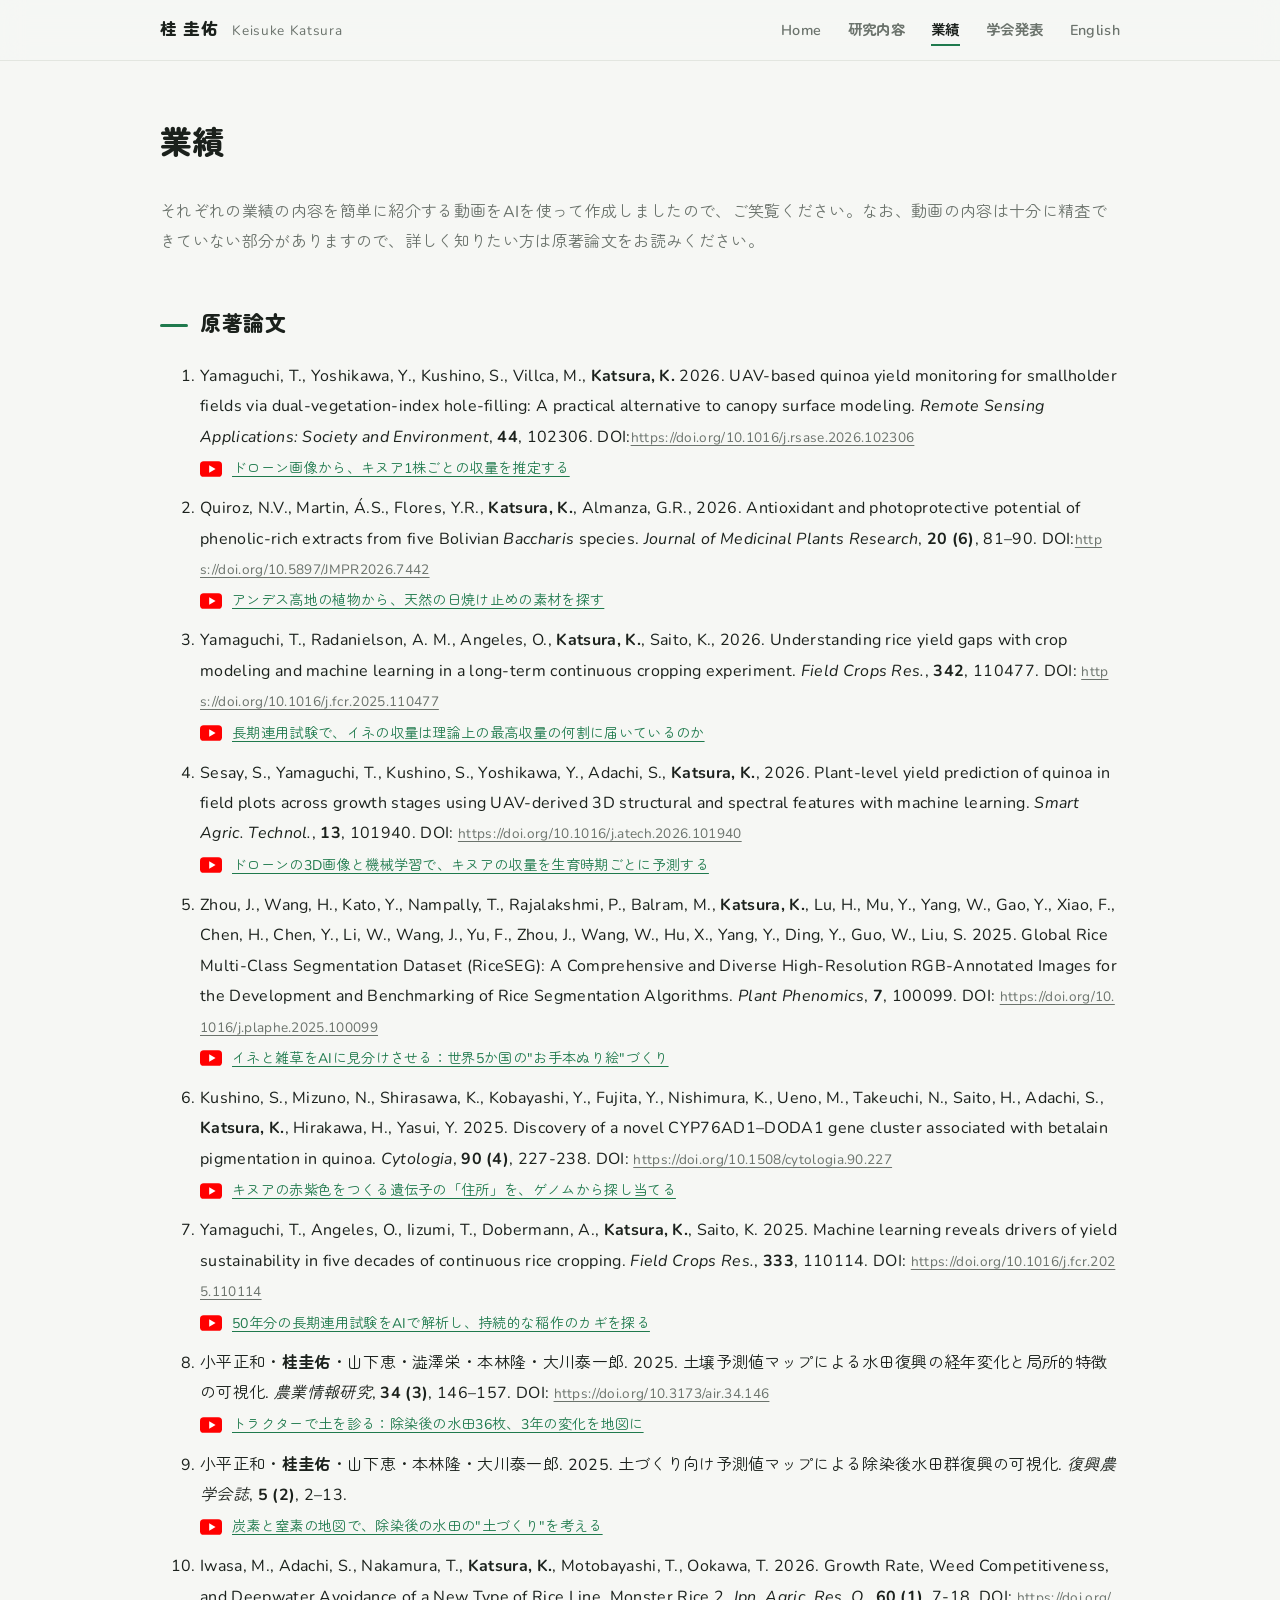
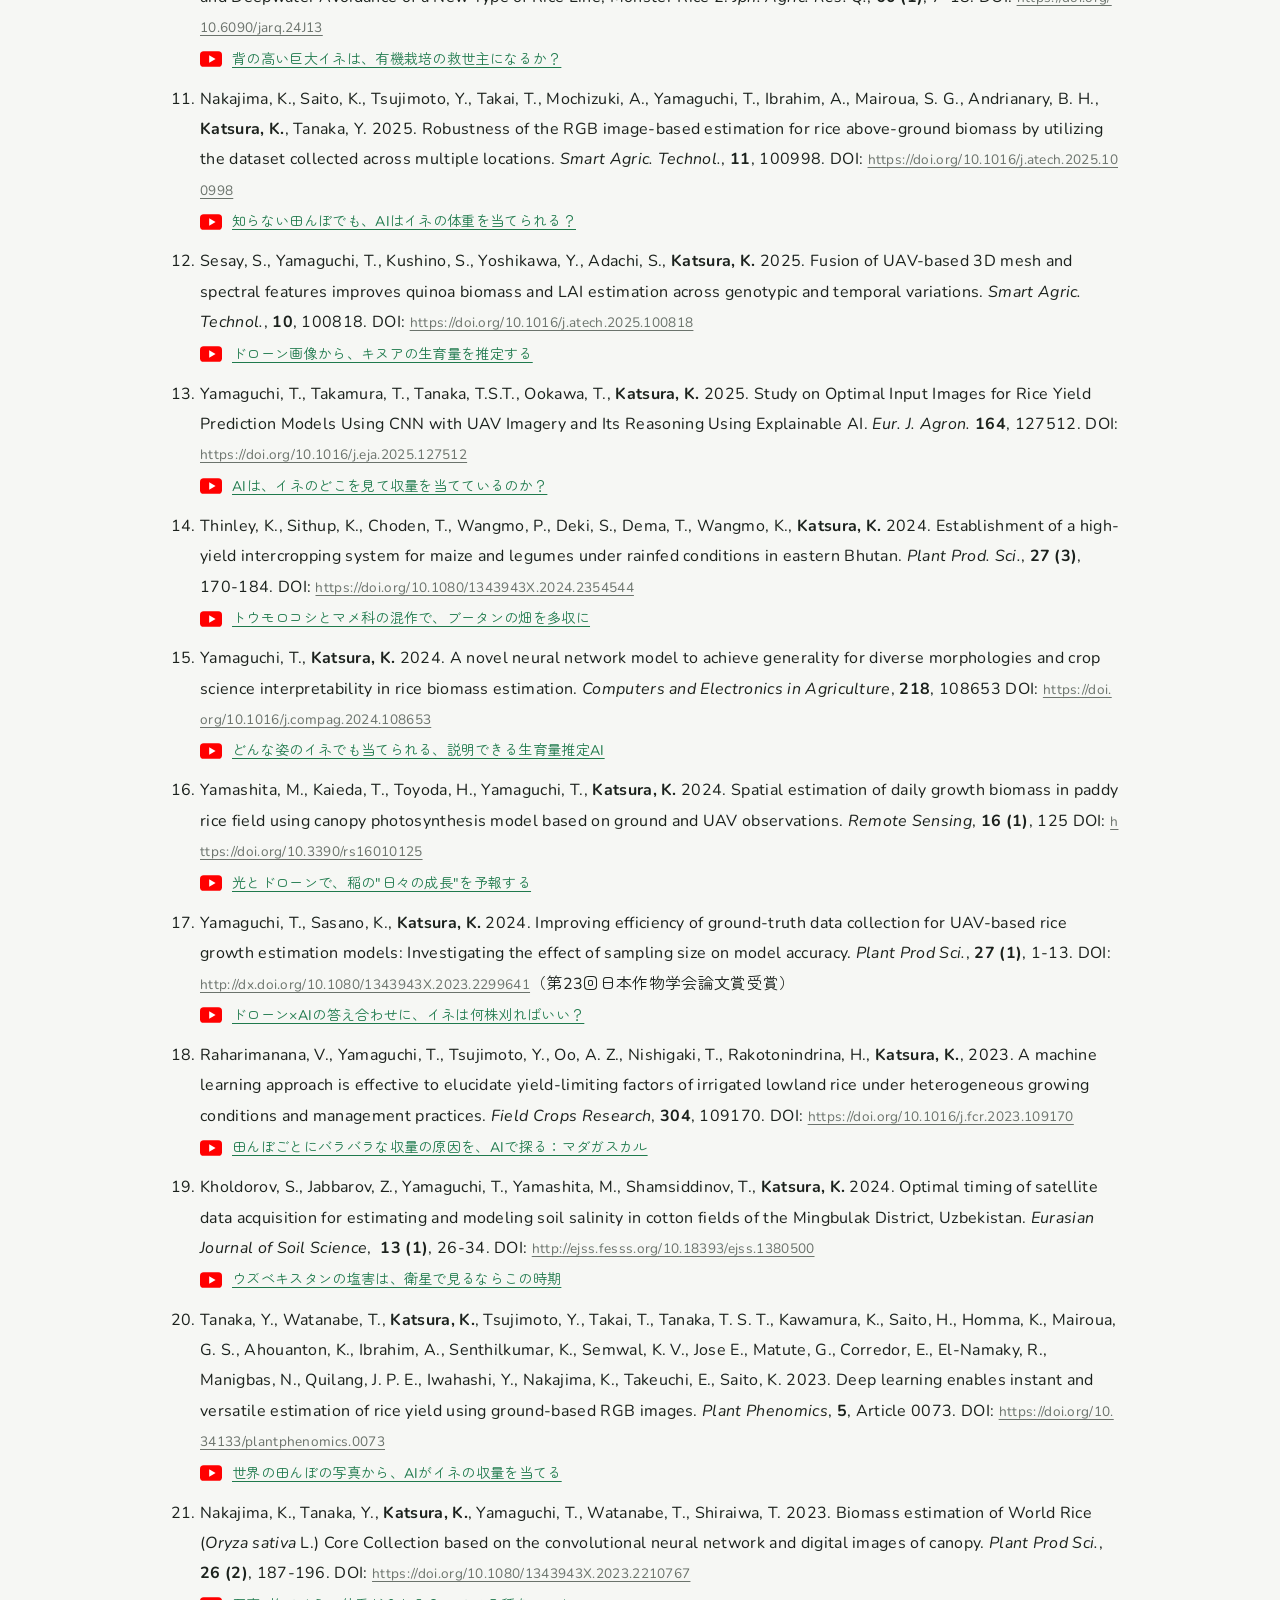
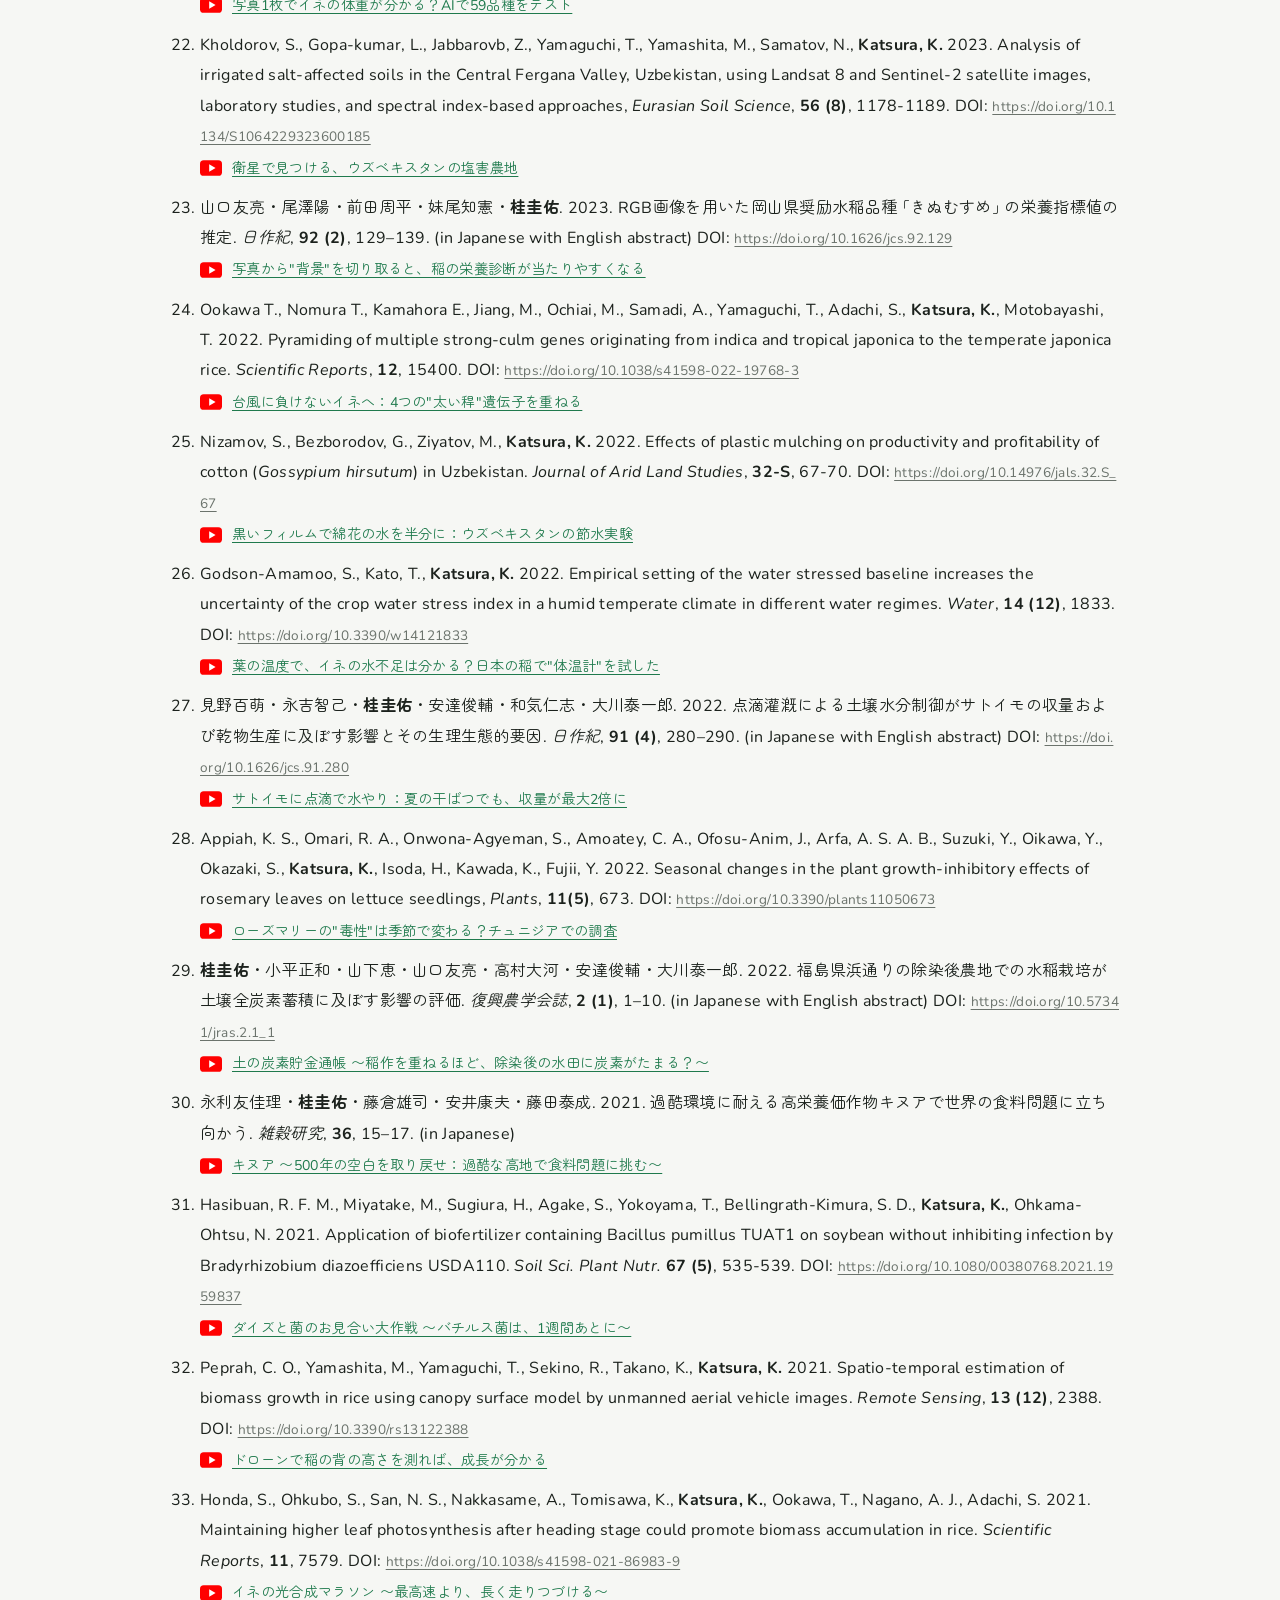
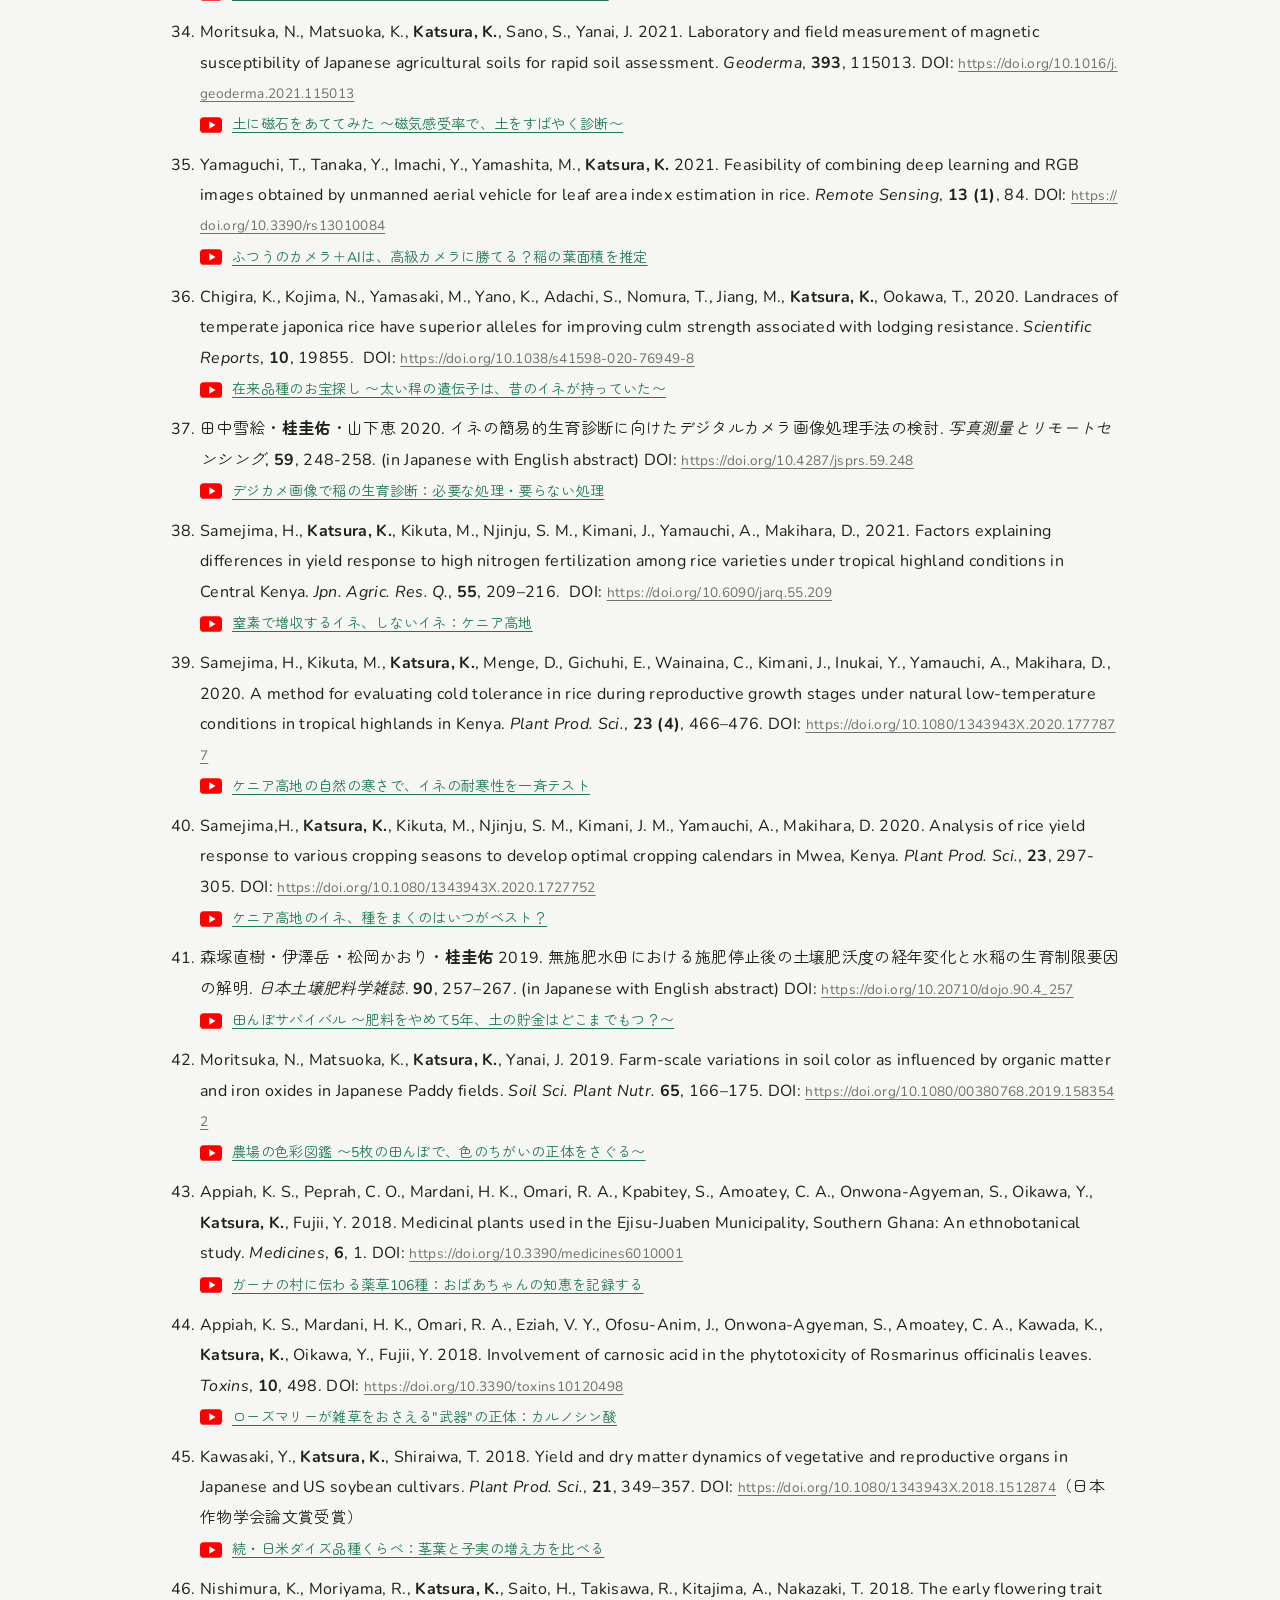
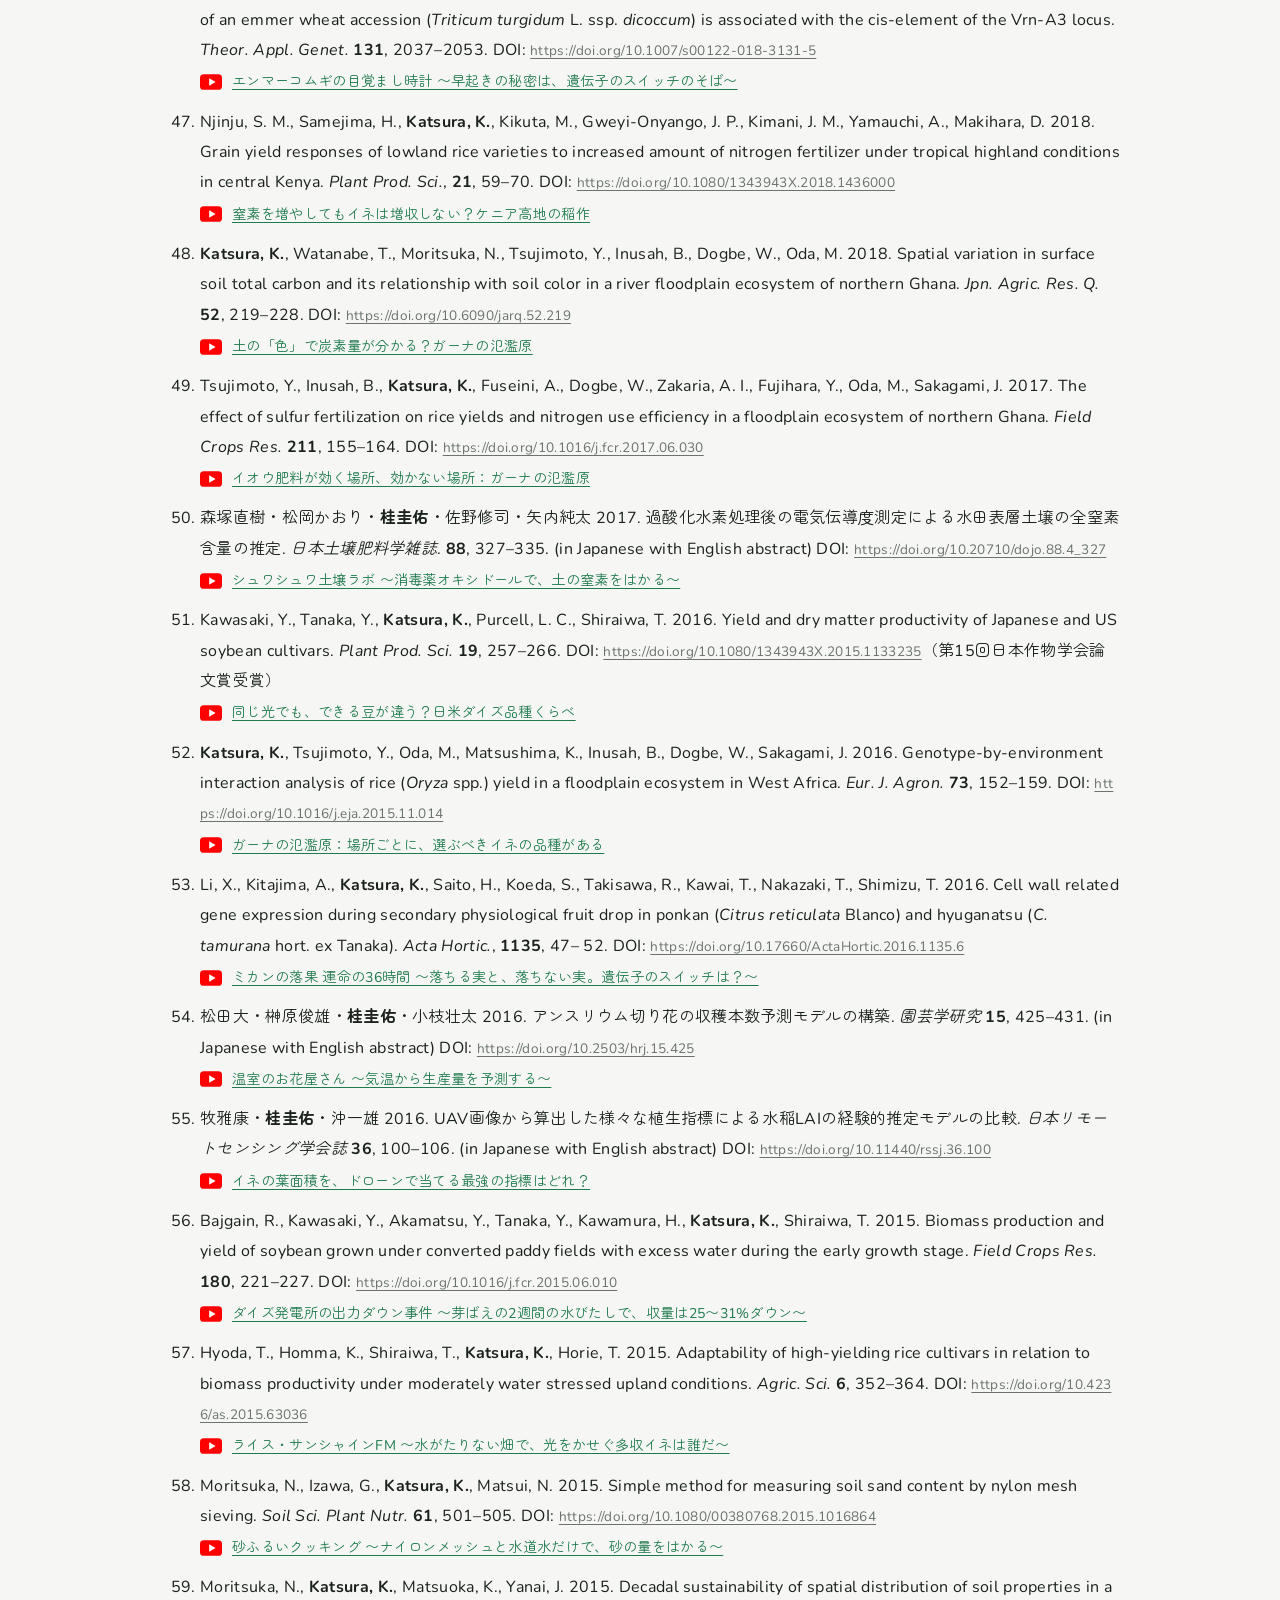
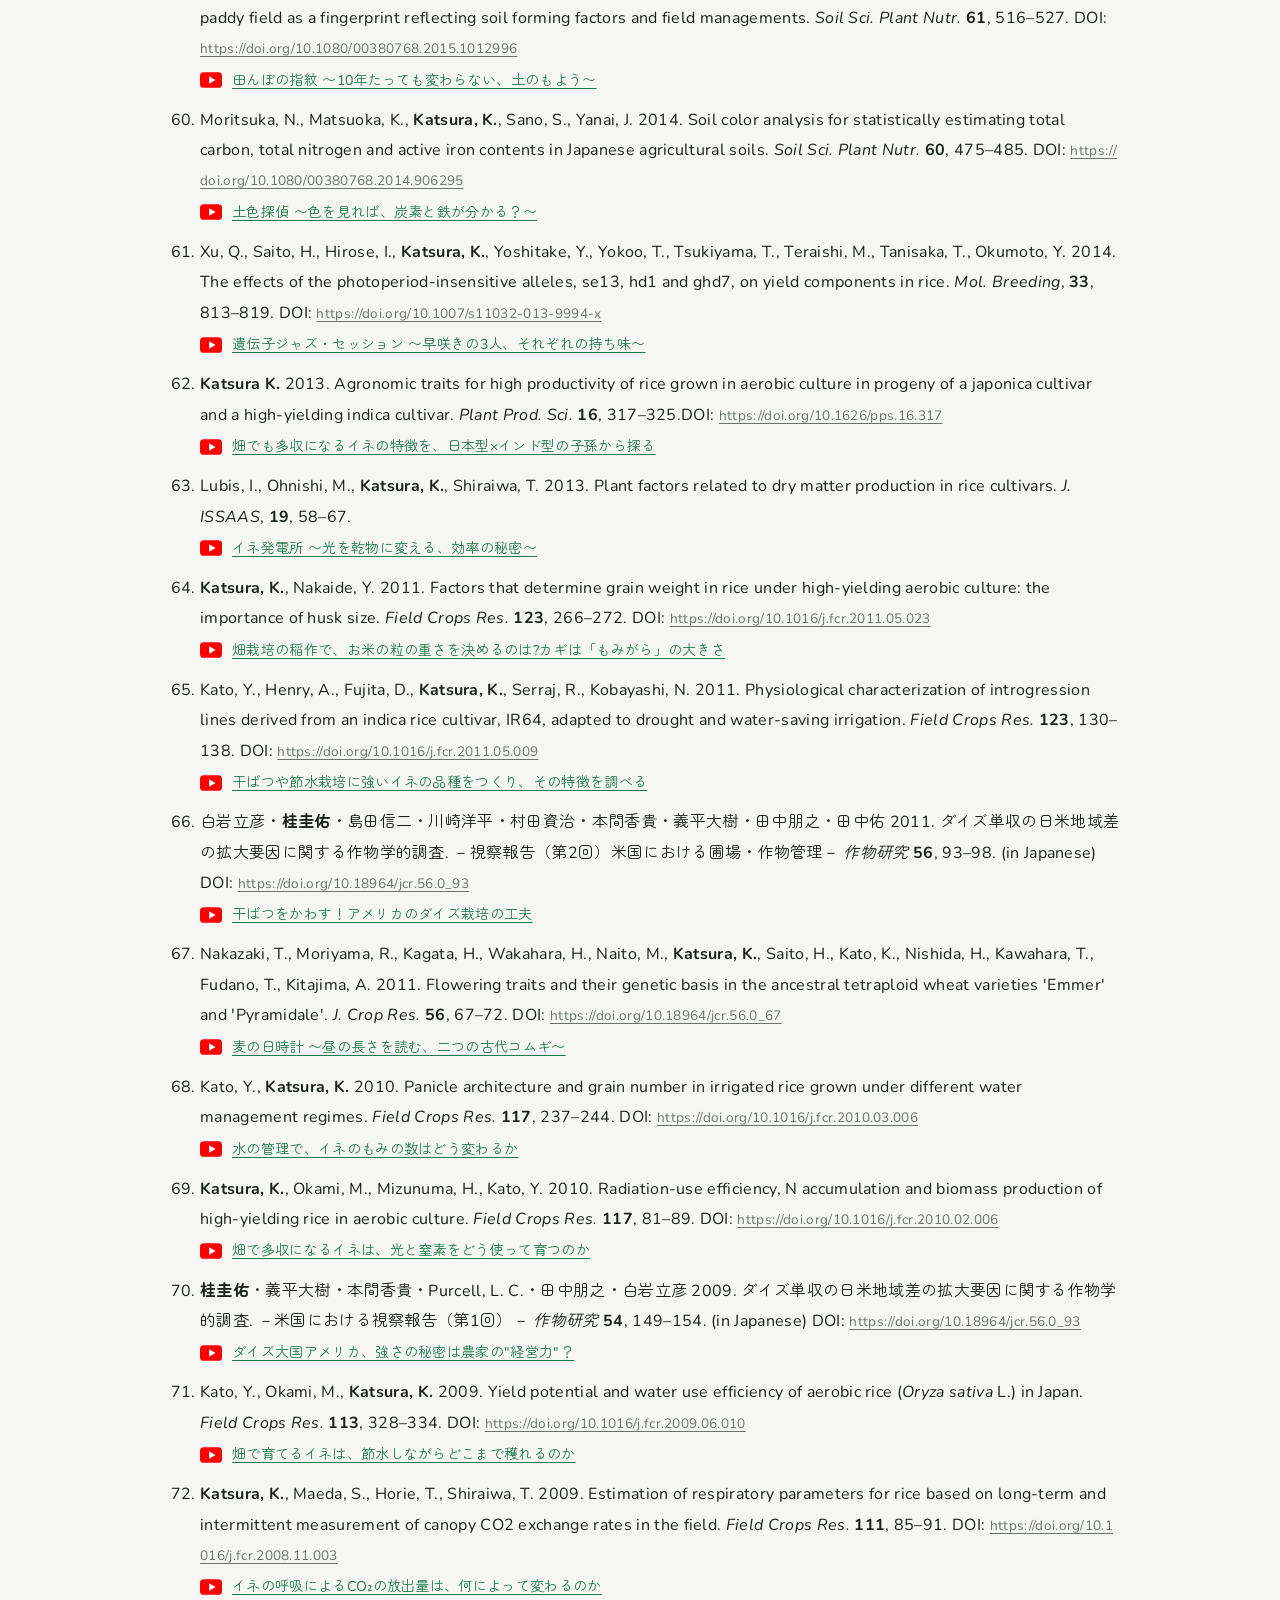
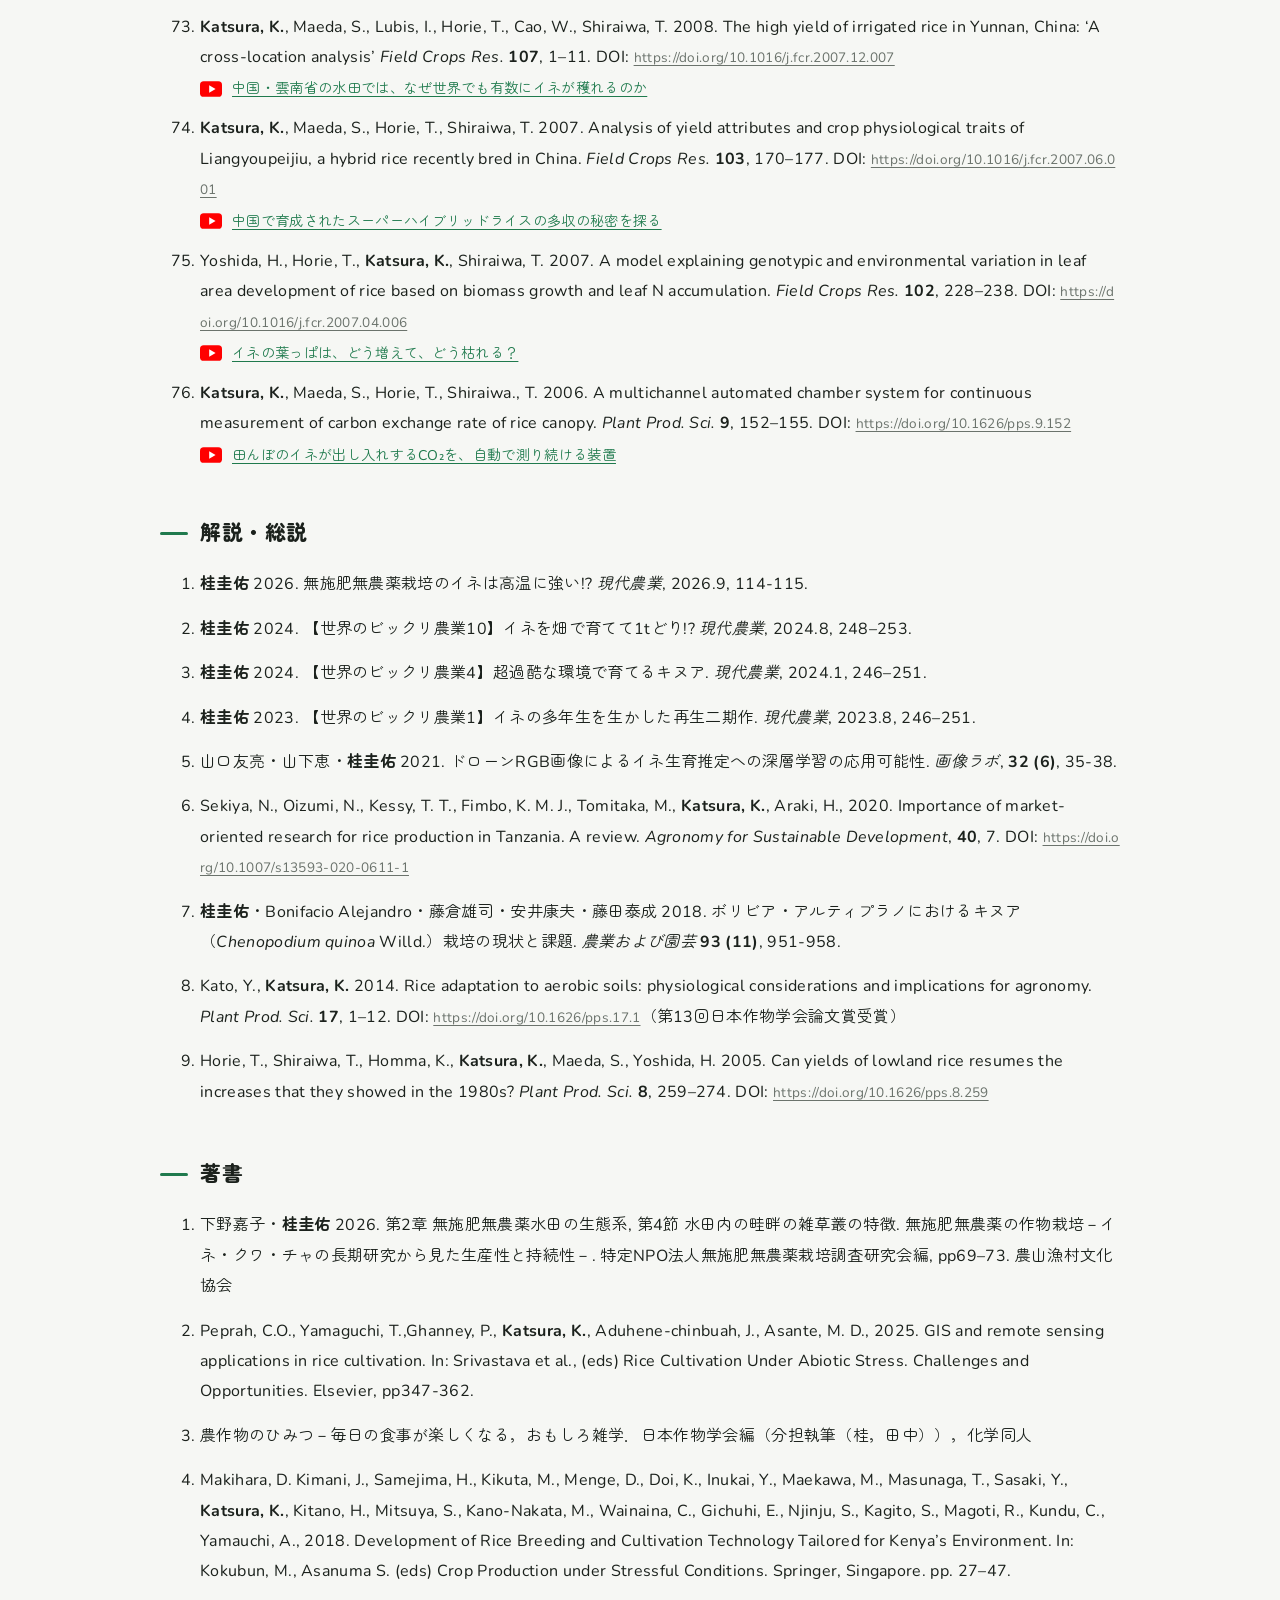
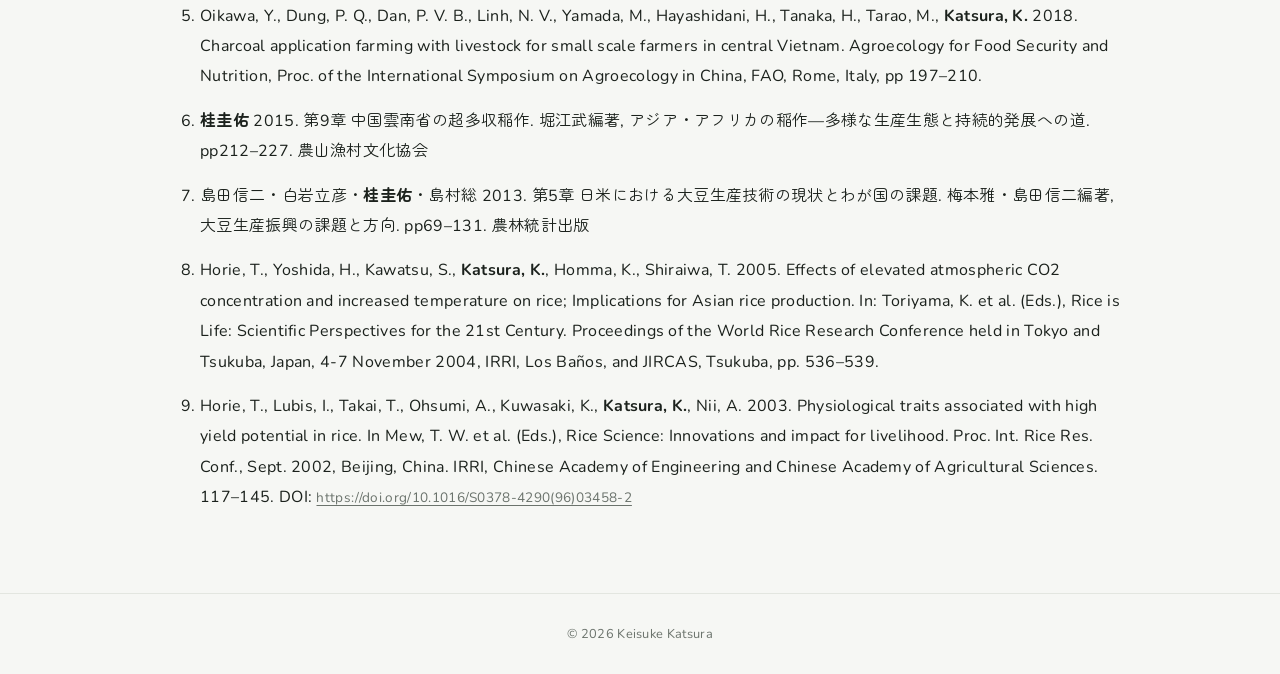
<file: publications.html>
<!doctype html>
<html lang="ja">
<head>
<meta charset="utf-8">
<meta name="viewport" content="width=device-width,initial-scale=1">
<title>業績 | 桂 圭佑</title>
<link rel="preconnect" href="https://fonts.googleapis.com">
<link rel="preconnect" href="https://fonts.gstatic.com" crossorigin>
<link rel="stylesheet" href="https://fonts.googleapis.com/css2?family=Nunito:wght@400;600;800&family=Zen+Maru+Gothic:wght@400;500;700&display=swap">
<link rel="stylesheet" href="style.css">
</head>
<body>
<header><div class="bar">
<a class="brand" href="index.html">桂 圭佑 <span>Keisuke Katsura</span></a>
<nav>
<a href="index.html">Home</a>
<a href="research.html">研究内容</a>
<a href="publications.html" aria-current="page">業績</a>
<a href="presentations.html">学会発表</a>
<a href="en.html">English</a>
</nav></div></header>

<main>
<h1>業績</h1>
<p class="muted">それぞれの業績の内容を簡単に紹介する動画をAIを使って作成しましたので、ご笑覧ください。なお、動画の内容は十分に精査できていない部分がありますので、詳しく知りたい方は原著論文をお読みください。</p>

<h2>原著論文</h2>
<ol class="pubs">
<li>Yamaguchi, T., Yoshikawa, Y., Kushino, S., Villca, M., <strong>Katsura, K.</strong> 2026. UAV-based quinoa yield monitoring for smallholder fields via dual-vegetation-index hole-filling: A practical alternative to canopy surface modeling. <i>Remote Sensing Applications: Society and Environment</i>, <strong>44</strong>, 102306. DOI:<a href="https://doi.org/10.1016/j.rsase.2026.102306">https://doi.org/10.1016/j.rsase.2026.102306</a><a class="yt" href="https://www.youtube.com/watch?v=1Yf4pky1Zm4" target="_blank" rel="noopener" title="PV動画 (YouTube)" aria-label="PV動画 (YouTube)"><svg viewBox="0 0 24 17" width="22" height="16" aria-hidden="true"><rect width="24" height="17" rx="4" fill="#f00"/><path d="M10 4.5v8l7-4z" fill="#fff"/></svg><span>ドローン画像から、キヌア1株ごとの収量を推定する</span></a></li>
<li>Quiroz, N.V., Martin, Á.S., Flores, Y.R., <strong>Katsura, K.</strong>, Almanza, G.R., 2026. Antioxidant and photoprotective potential of phenolic-rich extracts from five Bolivian <i>Baccharis</i> species. <i>Journal of Medicinal Plants Research</i>, <strong>20 (6)</strong>, 81–90. DOI:<a href="https://doi.org/10.5897/JMPR2026.7442">https://doi.org/10.5897/JMPR2026.7442</a><a class="yt" href="https://youtu.be/hLJPAyinPzM" target="_blank" rel="noopener" title="PV動画 (YouTube)" aria-label="PV動画 (YouTube)"><svg viewBox="0 0 24 17" width="22" height="16" aria-hidden="true"><rect width="24" height="17" rx="4" fill="#f00"/><path d="M10 4.5v8l7-4z" fill="#fff"/></svg><span>アンデス高地の植物から、天然の日焼け止めの素材を探す</span></a></li>
<li>Yamaguchi, T., Radanielson, A. M., Angeles, O., <strong>Katsura, K.</strong>, Saito, K., 2026. Understanding rice yield gaps with crop modeling and machine learning in a long-term continuous cropping experiment. <i>Field Crops Res.</i>, <strong>342</strong>, 110477. DOI: <a href="https://doi.org/10.1016/j.fcr.2025.110477">https://doi.org/10.1016/j.fcr.2025.110477</a><a class="yt" href="https://youtu.be/W2NYmNt5GJE" target="_blank" rel="noopener" title="PV動画 (YouTube)" aria-label="PV動画 (YouTube)"><svg viewBox="0 0 24 17" width="22" height="16" aria-hidden="true"><rect width="24" height="17" rx="4" fill="#f00"/><path d="M10 4.5v8l7-4z" fill="#fff"/></svg><span>長期連用試験で、イネの収量は理論上の最高収量の何割に届いているのか</span></a></li>
<li>Sesay, S., Yamaguchi, T., Kushino, S., Yoshikawa, Y., Adachi, S., <strong>Katsura, K.</strong>, 2026. Plant-level yield prediction of quinoa in field plots across growth stages using UAV-derived 3D structural and spectral features with machine learning. <i>Smart Agric. Technol.</i>, <strong>13</strong>, 101940. DOI: <a href="https://doi.org/10.1016/j.atech.2026.101940">https://doi.org/10.1016/j.atech.2026.101940</a><a class="yt" href="https://youtu.be/3DpHDcNFQZY" target="_blank" rel="noopener" title="PV動画 (YouTube)" aria-label="PV動画 (YouTube)"><svg viewBox="0 0 24 17" width="22" height="16" aria-hidden="true"><rect width="24" height="17" rx="4" fill="#f00"/><path d="M10 4.5v8l7-4z" fill="#fff"/></svg><span>ドローンの3D画像と機械学習で、キヌアの収量を生育時期ごとに予測する</span></a></li>
<li>Zhou, J., Wang, H., Kato, Y., Nampally, T., Rajalakshmi, P., Balram, M., <strong>Katsura, K.</strong>, Lu, H., Mu, Y., Yang, W., Gao, Y., Xiao, F., Chen, H., Chen, Y., Li, W., Wang, J., Yu, F., Zhou, J., Wang, W., Hu, X., Yang, Y., Ding, Y., Guo, W., Liu, S. 2025. Global Rice Multi-Class Segmentation Dataset (RiceSEG): A Comprehensive and Diverse High-Resolution RGB-Annotated Images for the Development and Benchmarking of Rice Segmentation Algorithms. <i>Plant Phenomics</i>, <strong>7</strong>, 100099. DOI: <a href="https://doi.org/10.1016/j.plaphe.2025.100099">https://doi.org/10.1016/j.plaphe.2025.100099</a><a class="yt" href="https://youtu.be/cj51ixfYPYc" target="_blank" rel="noopener" title="PV動画 (YouTube)" aria-label="PV動画 (YouTube)"><svg viewBox="0 0 24 17" width="22" height="16" aria-hidden="true"><rect width="24" height="17" rx="4" fill="#f00"/><path d="M10 4.5v8l7-4z" fill="#fff"/></svg><span>イネと雑草をAIに見分けさせる：世界5か国の"お手本ぬり絵"づくり</span></a></li>
<li>Kushino, S., Mizuno, N., Shirasawa, K., Kobayashi, Y., Fujita, Y., Nishimura, K., Ueno, M., Takeuchi, N., Saito, H., Adachi, S., <strong>Katsura, K.</strong>, Hirakawa, H., Yasui, Y. 2025. Discovery of a novel CYP76AD1–DODA1 gene cluster associated with betalain pigmentation in quinoa. <i>Cytologia</i>, <strong>90 (4)</strong>, 227-238. DOI: <a href="https://doi.org/10.1508/cytologia.90.227">https://doi.org/10.1508/cytologia.90.227</a><a class="yt" href="https://youtu.be/JRdhXti_-PQ" target="_blank" rel="noopener" title="PV動画 (YouTube)" aria-label="PV動画 (YouTube)"><svg viewBox="0 0 24 17" width="22" height="16" aria-hidden="true"><rect width="24" height="17" rx="4" fill="#f00"/><path d="M10 4.5v8l7-4z" fill="#fff"/></svg><span>キヌアの赤紫色をつくる遺伝子の「住所」を、ゲノムから探し当てる</span></a></li>
<li>Yamaguchi, T., Angeles, O., Iizumi, T., Dobermann, A., <strong>Katsura, K.</strong>, Saito, K. 2025. Machine learning reveals drivers of yield sustainability in five decades of continuous rice cropping. <i>Field Crops Res.</i>, <strong>333</strong>, 110114. DOI: <a href="https://doi.org/10.1016/j.fcr.2025.110114">https://doi.org/10.1016/j.fcr.2025.110114</a><a class="yt" href="https://youtu.be/xOKbERK6pvc" target="_blank" rel="noopener" title="PV動画 (YouTube)" aria-label="PV動画 (YouTube)"><svg viewBox="0 0 24 17" width="22" height="16" aria-hidden="true"><rect width="24" height="17" rx="4" fill="#f00"/><path d="M10 4.5v8l7-4z" fill="#fff"/></svg><span>50年分の長期連用試験をAIで解析し、持続的な稲作のカギを探る</span></a></li>
<li>小平正和・<strong>桂圭佑</strong>・山下恵・澁澤栄・本林隆・大川泰一郎. 2025. 土壌予測値マップによる水田復興の経年変化と局所的特徴の可視化. <i>農業情報研究</i>, <strong>34 (3)</strong>, 146–157. DOI: <a href="https://doi.org/10.3173/air.34.146">https://doi.org/10.3173/air.34.146</a><a class="yt" href="https://youtu.be/BZRtXR9RFzk" target="_blank" rel="noopener" title="PV動画 (YouTube)" aria-label="PV動画 (YouTube)"><svg viewBox="0 0 24 17" width="22" height="16" aria-hidden="true"><rect width="24" height="17" rx="4" fill="#f00"/><path d="M10 4.5v8l7-4z" fill="#fff"/></svg><span>トラクターで土を診る：除染後の水田36枚、3年の変化を地図に</span></a></li>
<li>小平正和・<strong>桂圭佑</strong>・山下恵・本林隆・大川泰一郎. 2025. 土づくり向け予測値マップによる除染後水田群復興の可視化. <i>復興農学会誌</i>, <strong>5 (2)</strong>, 2–13.<a class="yt" href="https://youtu.be/fONaLBPkGfA" target="_blank" rel="noopener" title="PV動画 (YouTube)" aria-label="PV動画 (YouTube)"><svg viewBox="0 0 24 17" width="22" height="16" aria-hidden="true"><rect width="24" height="17" rx="4" fill="#f00"/><path d="M10 4.5v8l7-4z" fill="#fff"/></svg><span>炭素と窒素の地図で、除染後の水田の"土づくり"を考える</span></a></li>
<li>Iwasa, M., Adachi, S., Nakamura, T., <strong>Katsura, K.</strong>, Motobayashi, T., Ookawa, T. 2026. Growth Rate, Weed Competitiveness, and Deepwater Avoidance of a New Type of Rice Line, Monster Rice 2. <i>Jpn. Agric. Res. Q.</i>, <strong>60 (1)</strong>, 7-18. DOI: <a href="https://doi.org/10.6090/jarq.24J13">https://doi.org/10.6090/jarq.24J13</a><a class="yt" href="https://youtu.be/ITr8FdeaxZE" target="_blank" rel="noopener" title="PV動画 (YouTube)" aria-label="PV動画 (YouTube)"><svg viewBox="0 0 24 17" width="22" height="16" aria-hidden="true"><rect width="24" height="17" rx="4" fill="#f00"/><path d="M10 4.5v8l7-4z" fill="#fff"/></svg><span>背の高い巨大イネは、有機栽培の救世主になるか？</span></a></li>
<li>Nakajima, K., Saito, K., Tsujimoto, Y., Takai, T., Mochizuki, A., Yamaguchi, T., Ibrahim, A., Mairoua, S. G., Andrianary, B. H., <strong>Katsura, K.</strong>, Tanaka, Y. 2025. Robustness of the RGB image-based estimation for rice above-ground biomass by utilizing the dataset collected across multiple locations. <i>Smart Agric. Technol.</i>, <strong>11</strong>, 100998. DOI: <a href="https://doi.org/10.1016/j.atech.2025.100998">https://doi.org/10.1016/j.atech.2025.100998</a><a class="yt" href="https://youtu.be/AYWBAKkKdD8" target="_blank" rel="noopener" title="PV動画 (YouTube)" aria-label="PV動画 (YouTube)"><svg viewBox="0 0 24 17" width="22" height="16" aria-hidden="true"><rect width="24" height="17" rx="4" fill="#f00"/><path d="M10 4.5v8l7-4z" fill="#fff"/></svg><span>知らない田んぼでも、AIはイネの体重を当てられる？</span></a></li>
<li>Sesay, S., Yamaguchi, T., Kushino, S., Yoshikawa, Y., Adachi, S., <strong>Katsura, K.</strong> 2025. Fusion of UAV-based 3D mesh and spectral features improves quinoa biomass and LAI estimation across genotypic and temporal variations. <i>Smart Agric. Technol.</i>, <strong>10</strong>, 100818. DOI: <a href="https://doi.org/10.1016/j.atech.2025.100818">https://doi.org/10.1016/j.atech.2025.100818</a><a class="yt" href="https://youtu.be/AeSVg7xPFSo" target="_blank" rel="noopener" title="PV動画 (YouTube)" aria-label="PV動画 (YouTube)"><svg viewBox="0 0 24 17" width="22" height="16" aria-hidden="true"><rect width="24" height="17" rx="4" fill="#f00"/><path d="M10 4.5v8l7-4z" fill="#fff"/></svg><span>ドローン画像から、キヌアの生育量を推定する</span></a></li>
<li>Yamaguchi, T., Takamura, T., Tanaka, T.S.T., Ookawa, T., <strong>Katsura, K.</strong> 2025. Study on Optimal Input Images for Rice Yield Prediction Models Using CNN with UAV Imagery and Its Reasoning Using Explainable AI. <i>Eur. J. Agron.</i> <strong>164</strong>, 127512. DOI: <a href="https://doi.org/10.1016/j.eja.2025.127512">https://doi.org/10.1016/j.eja.2025.127512</a><a class="yt" href="https://youtu.be/2qYNiLD1Cck" target="_blank" rel="noopener" title="PV動画 (YouTube)" aria-label="PV動画 (YouTube)"><svg viewBox="0 0 24 17" width="22" height="16" aria-hidden="true"><rect width="24" height="17" rx="4" fill="#f00"/><path d="M10 4.5v8l7-4z" fill="#fff"/></svg><span>AIは、イネのどこを見て収量を当てているのか？</span></a></li>
<li>Thinley, K., Sithup, K., Choden, T., Wangmo, P., Deki, S., Dema, T., Wangmo, K., <strong>Katsura, K.</strong> 2024. Establishment of a high-yield intercropping system for maize and legumes under rainfed conditions in eastern Bhutan. <i>Plant Prod. Sci.</i>, <strong>27 (3)</strong>, 170-184. DOI: <a href="https://doi.org/10.1080/1343943X.2024.2354544">https://doi.org/10.1080/1343943X.2024.2354544</a><a class="yt" href="https://youtu.be/bknn_WIr0Bs" target="_blank" rel="noopener" title="PV動画 (YouTube)" aria-label="PV動画 (YouTube)"><svg viewBox="0 0 24 17" width="22" height="16" aria-hidden="true"><rect width="24" height="17" rx="4" fill="#f00"/><path d="M10 4.5v8l7-4z" fill="#fff"/></svg><span>トウモロコシとマメ科の混作で、ブータンの畑を多収に</span></a></li>
<li>Yamaguchi, T., <strong>Katsura, K.</strong> 2024. A novel neural network model to achieve generality for diverse morphologies and crop science interpretability in rice biomass estimation. <i>Computers and Electronics in Agriculture</i>, <strong>218</strong>, 108653 DOI: <a href="https://doi.org/10.1016/j.compag.2024.108653">https://doi.org/10.1016/j.compag.2024.108653</a><a class="yt" href="https://youtu.be/aJIHJU7YZN0" target="_blank" rel="noopener" title="PV動画 (YouTube)" aria-label="PV動画 (YouTube)"><svg viewBox="0 0 24 17" width="22" height="16" aria-hidden="true"><rect width="24" height="17" rx="4" fill="#f00"/><path d="M10 4.5v8l7-4z" fill="#fff"/></svg><span>どんな姿のイネでも当てられる、説明できる生育量推定AI</span></a></li>
<li>Yamashita, M., Kaieda, T., Toyoda, H., Yamaguchi, T., <strong>Katsura, K.</strong> 2024. Spatial estimation of daily growth biomass in paddy rice field using canopy photosynthesis model based on ground and UAV observations. <i>Remote Sensing</i>, <strong>16 (1)</strong>, 125 DOI: <a href="https://doi.org/10.3390/rs16010125">https://doi.org/10.3390/rs16010125</a><a class="yt" href="https://youtu.be/9VbePLik8jw" target="_blank" rel="noopener" title="PV動画 (YouTube)" aria-label="PV動画 (YouTube)"><svg viewBox="0 0 24 17" width="22" height="16" aria-hidden="true"><rect width="24" height="17" rx="4" fill="#f00"/><path d="M10 4.5v8l7-4z" fill="#fff"/></svg><span>光とドローンで、稲の"日々の成長"を予報する</span></a></li>
<li>Yamaguchi, T., Sasano, K., <strong>Katsura, K.</strong> 2024. Improving efficiency of ground-truth data collection for UAV-based rice growth estimation models: Investigating the effect of sampling size on model accuracy. <i>Plant Prod Sci.</i>, <strong>27 (1)</strong>, 1-13. DOI: <a href="http://dx.doi.org/10.1080/1343943X.2023.2299641">http://dx.doi.org/10.1080/1343943X.2023.2299641</a>（第23回日本作物学会論文賞受賞）<a class="yt" href="https://youtu.be/bekC5-ybGaw" target="_blank" rel="noopener" title="PV動画 (YouTube)" aria-label="PV動画 (YouTube)"><svg viewBox="0 0 24 17" width="22" height="16" aria-hidden="true"><rect width="24" height="17" rx="4" fill="#f00"/><path d="M10 4.5v8l7-4z" fill="#fff"/></svg><span>ドローン×AIの答え合わせに、イネは何株刈ればいい？</span></a></li>
<li>Raharimanana, V., Yamaguchi, T., Tsujimoto, Y., Oo, A. Z., Nishigaki, T., Rakotonindrina, H., <strong>Katsura, K.</strong>, 2023. A machine learning approach is effective to elucidate yield-limiting factors of irrigated lowland rice under heterogeneous growing conditions and management practices. <i>Field Crops Research</i>, <strong>304</strong>, 109170. DOI: <a href="https://doi.org/10.1016/j.fcr.2023.109170">https://doi.org/10.1016/j.fcr.2023.109170</a><a class="yt" href="https://youtu.be/Bz81aerfza4" target="_blank" rel="noopener" title="PV動画 (YouTube)" aria-label="PV動画 (YouTube)"><svg viewBox="0 0 24 17" width="22" height="16" aria-hidden="true"><rect width="24" height="17" rx="4" fill="#f00"/><path d="M10 4.5v8l7-4z" fill="#fff"/></svg><span>田んぼごとにバラバラな収量の原因を、AIで探る：マダガスカル</span></a></li>
<li>Kholdorov, S., Jabbarov, Z., Yamaguchi, T., Yamashita, M., Shamsiddinov, T., <strong>Katsura, K.</strong> 2024. Optimal timing of satellite data acquisition for estimating and modeling soil salinity in cotton fields of the Mingbulak District, Uzbekistan. <i>Eurasian Journal of Soil Science</i>,  <strong>13 (1)</strong>, 26-34. DOI: <a href="http://ejss.fesss.org/10.18393/ejss.1380500">http://ejss.fesss.org/10.18393/ejss.1380500</a><a class="yt" href="https://youtu.be/Z4SDw7l3QTM" target="_blank" rel="noopener" title="PV動画 (YouTube)" aria-label="PV動画 (YouTube)"><svg viewBox="0 0 24 17" width="22" height="16" aria-hidden="true"><rect width="24" height="17" rx="4" fill="#f00"/><path d="M10 4.5v8l7-4z" fill="#fff"/></svg><span>ウズベキスタンの塩害は、衛星で見るならこの時期</span></a></li>
<li>Tanaka, Y., Watanabe, T., <strong>Katsura, K.</strong>, Tsujimoto, Y., Takai, T., Tanaka, T. S. T., Kawamura, K., Saito, H., Homma, K., Mairoua, G. S., Ahouanton, K., Ibrahim, A., Senthilkumar, K., Semwal, K. V., Jose E., Matute, G., Corredor, E., El-Namaky, R., Manigbas, N., Quilang, J. P. E., Iwahashi, Y., Nakajima, K., Takeuchi, E., Saito, K. 2023. Deep learning enables instant and versatile estimation of rice yield using ground-based RGB images. <i>Plant Phenomics</i>, <strong>5</strong>, Article 0073. DOI: <a href="https://doi.org/10.34133/plantphenomics.0073">https://doi.org/10.34133/plantphenomics.0073</a><a class="yt" href="https://youtu.be/GMoxVJ5mkm0" target="_blank" rel="noopener" title="PV動画 (YouTube)" aria-label="PV動画 (YouTube)"><svg viewBox="0 0 24 17" width="22" height="16" aria-hidden="true"><rect width="24" height="17" rx="4" fill="#f00"/><path d="M10 4.5v8l7-4z" fill="#fff"/></svg><span>世界の田んぼの写真から、AIがイネの収量を当てる</span></a></li>
<li>Nakajima, K., Tanaka, Y., <strong>Katsura, K.</strong>, Yamaguchi, T., Watanabe, T., Shiraiwa, T. 2023. Biomass estimation of World Rice (<i>Oryza sativa</i> L.) Core Collection based on the convolutional neural network and digital images of canopy. <i>Plant Prod Sci.</i>, <strong>26 (2)</strong>, 187-196. DOI: <a href="https://doi.org/10.1080/1343943X.2023.2210767">https://doi.org/10.1080/1343943X.2023.2210767</a><a class="yt" href="https://youtu.be/mMXSkY9cLU4" target="_blank" rel="noopener" title="PV動画 (YouTube)" aria-label="PV動画 (YouTube)"><svg viewBox="0 0 24 17" width="22" height="16" aria-hidden="true"><rect width="24" height="17" rx="4" fill="#f00"/><path d="M10 4.5v8l7-4z" fill="#fff"/></svg><span>写真1枚でイネの体重が分かる？AIで59品種をテスト</span></a></li>
<li>Kholdorov, S., Gopa-kumar, L., Jabbarovb, Z., Yamaguchi, T., Yamashita, M., Samatov, N., <strong>Katsura, K.</strong> 2023. Analysis of irrigated salt-affected soils in the Central Fergana Valley, Uzbekistan, using Landsat 8 and Sentinel-2 satellite images, laboratory studies, and spectral index-based approaches, <i>Eurasian Soil Science</i>, <strong>56 (8)</strong>, 1178-1189. DOI: <a href="https://doi.org/10.1134/S1064229323600185">https://doi.org/10.1134/S1064229323600185</a><a class="yt" href="https://youtu.be/oYpJY_sBW6M" target="_blank" rel="noopener" title="PV動画 (YouTube)" aria-label="PV動画 (YouTube)"><svg viewBox="0 0 24 17" width="22" height="16" aria-hidden="true"><rect width="24" height="17" rx="4" fill="#f00"/><path d="M10 4.5v8l7-4z" fill="#fff"/></svg><span>衛星で見つける、ウズベキスタンの塩害農地</span></a></li>
<li>山口友亮・尾澤陽・前田周平・妹尾知憲・<strong>桂圭佑</strong>. 2023. RGB画像を用いた岡山県奨励水稲品種 ｢きぬむすめ｣ の栄養指標値の推定. <i>日作紀</i>, <strong>92 (2)</strong>, 129–139. (in Japanese with English abstract) DOI: <a href="https://doi.org/10.1626/jcs.92.129">https://doi.org/10.1626/jcs.92.129</a><a class="yt" href="https://youtu.be/Rm0AWArhb5Y" target="_blank" rel="noopener" title="PV動画 (YouTube)" aria-label="PV動画 (YouTube)"><svg viewBox="0 0 24 17" width="22" height="16" aria-hidden="true"><rect width="24" height="17" rx="4" fill="#f00"/><path d="M10 4.5v8l7-4z" fill="#fff"/></svg><span>写真から"背景"を切り取ると、稲の栄養診断が当たりやすくなる</span></a></li>
<li>Ookawa T., Nomura T., Kamahora E., Jiang, M., Ochiai, M., Samadi, A., Yamaguchi, T., Adachi, S., <strong>Katsura, K.</strong>, Motobayashi, T. 2022. Pyramiding of multiple strong-culm genes originating from indica and tropical japonica to the temperate japonica rice. <i>Scientific Reports</i>, <strong>12</strong>, 15400. DOI: <a href="https://doi.org/10.1038/s41598-022-19768-3">https://doi.org/10.1038/s41598-022-19768-3</a><a class="yt" href="https://youtu.be/yjAluuTTx-g" target="_blank" rel="noopener" title="PV動画 (YouTube)" aria-label="PV動画 (YouTube)"><svg viewBox="0 0 24 17" width="22" height="16" aria-hidden="true"><rect width="24" height="17" rx="4" fill="#f00"/><path d="M10 4.5v8l7-4z" fill="#fff"/></svg><span>台風に負けないイネへ：4つの"太い稈"遺伝子を重ねる</span></a></li>
<li>Nizamov, S., Bezborodov, G., Ziyatov, M., <strong>Katsura, K.</strong> 2022. Effects of plastic mulching on productivity and profitability of cotton (<i>Gossypium hirsutum</i>) in Uzbekistan. <i>Journal of Arid Land Studies</i>, <strong>32-S</strong>, 67-70. DOI: <a href="https://doi.org/10.14976/jals.32.S_67">https://doi.org/10.14976/jals.32.S_67</a><a class="yt" href="https://youtu.be/NFd2bChbUoE" target="_blank" rel="noopener" title="PV動画 (YouTube)" aria-label="PV動画 (YouTube)"><svg viewBox="0 0 24 17" width="22" height="16" aria-hidden="true"><rect width="24" height="17" rx="4" fill="#f00"/><path d="M10 4.5v8l7-4z" fill="#fff"/></svg><span>黒いフィルムで綿花の水を半分に：ウズベキスタンの節水実験</span></a></li>
<li>Godson-Amamoo, S., Kato, T., <strong>Katsura, K.</strong> 2022. Empirical setting of the water stressed baseline increases the uncertainty of the crop water stress index in a humid temperate climate in different water regimes. <i>Water</i>, <strong>14 (12)</strong>, 1833. DOI: <a href="https://doi.org/10.3390/w14121833">https://doi.org/10.3390/w14121833</a><a class="yt" href="https://youtu.be/5HKwB2ImGvs" target="_blank" rel="noopener" title="PV動画 (YouTube)" aria-label="PV動画 (YouTube)"><svg viewBox="0 0 24 17" width="22" height="16" aria-hidden="true"><rect width="24" height="17" rx="4" fill="#f00"/><path d="M10 4.5v8l7-4z" fill="#fff"/></svg><span>葉の温度で、イネの水不足は分かる？日本の稲で"体温計"を試した</span></a></li>
<li>見野百萌・永吉智己・<strong>桂圭佑</strong>・安達俊輔・和気仁志・大川泰一郎. 2022. 点滴灌漑による土壌水分制御がサトイモの収量および乾物生産に及ぼす影響とその生理生態的要因. <i>日作紀</i>, <strong>91 (4)</strong>, 280–290. (in Japanese with English abstract) DOI: <a href="https://doi.org/10.1626/jcs.91.280">https://doi.org/10.1626/jcs.91.280</a><a class="yt" href="https://youtu.be/gKVipiLXcRc" target="_blank" rel="noopener" title="PV動画 (YouTube)" aria-label="PV動画 (YouTube)"><svg viewBox="0 0 24 17" width="22" height="16" aria-hidden="true"><rect width="24" height="17" rx="4" fill="#f00"/><path d="M10 4.5v8l7-4z" fill="#fff"/></svg><span>サトイモに点滴で水やり：夏の干ばつでも、収量が最大2倍に</span></a></li>
<li>Appiah, K. S., Omari, R. A., Onwona-Agyeman, S., Amoatey, C. A., Ofosu-Anim, J., Arfa, A. S. A. B., Suzuki, Y., Oikawa, Y., Okazaki, S., <strong>Katsura, K.</strong>, Isoda, H., Kawada, K., Fujii, Y. 2022. Seasonal changes in the plant growth-inhibitory effects of rosemary leaves on lettuce seedlings, <i>Plants</i>, <strong>11(5)</strong>, 673. DOI: <a href="https://doi.org/10.3390/plants11050673">https://doi.org/10.3390/plants11050673</a><a class="yt" href="https://youtu.be/EUeTMmetPMw" target="_blank" rel="noopener" title="PV動画 (YouTube)" aria-label="PV動画 (YouTube)"><svg viewBox="0 0 24 17" width="22" height="16" aria-hidden="true"><rect width="24" height="17" rx="4" fill="#f00"/><path d="M10 4.5v8l7-4z" fill="#fff"/></svg><span>ローズマリーの"毒性"は季節で変わる？チュニジアでの調査</span></a></li>
<li><strong>桂圭佑</strong>・小平正和・山下恵・山口友亮・高村大河・安達俊輔・大川泰一郎. 2022. 福島県浜通りの除染後農地での水稲栽培が土壌全炭素蓄積に及ぼす影響の評価. <i>復興農学会誌</i>, <strong>2 (1)</strong>, 1–10. (in Japanese with English abstract) DOI: <a href="https://doi.org/10.57341/jras.2.1_1">https://doi.org/10.57341/jras.2.1_1</a><a class="yt" href="https://youtu.be/CJvhmrYzTv0" target="_blank" rel="noopener" title="PV動画 (YouTube)" aria-label="PV動画 (YouTube)"><svg viewBox="0 0 24 17" width="22" height="16" aria-hidden="true"><rect width="24" height="17" rx="4" fill="#f00"/><path d="M10 4.5v8l7-4z" fill="#fff"/></svg><span>土の炭素貯金通帳 〜稲作を重ねるほど、除染後の水田に炭素がたまる？〜</span></a></li>
<li>永利友佳理・<strong>桂圭佑</strong>・藤倉雄司・安井康夫・藤田泰成. 2021. 過酷環境に耐える高栄養価作物キヌアで世界の食料問題に立ち向かう. <i>雑穀研究</i>, <strong>36</strong>, 15–17. (in Japanese)<a class="yt" href="https://youtu.be/KVvUbbAm6nI" target="_blank" rel="noopener" title="PV動画 (YouTube)" aria-label="PV動画 (YouTube)"><svg viewBox="0 0 24 17" width="22" height="16" aria-hidden="true"><rect width="24" height="17" rx="4" fill="#f00"/><path d="M10 4.5v8l7-4z" fill="#fff"/></svg><span>キヌア 〜500年の空白を取り戻せ：過酷な高地で食料問題に挑む〜</span></a></li>
<li>Hasibuan, R. F. M., Miyatake, M., Sugiura, H., Agake, S., Yokoyama, T., Bellingrath-Kimura, S. D., <strong>Katsura, K.</strong>, Ohkama-Ohtsu, N. 2021. Application of biofertilizer containing Bacillus pumillus TUAT1 on soybean without inhibiting infection by Bradyrhizobium diazoefficiens USDA110. <i>Soil Sci. Plant Nutr.</i> <strong>67 (5)</strong>, 535-539. DOI: <a href="https://doi.org/10.1080/00380768.2021.1959837">https://doi.org/10.1080/00380768.2021.1959837</a><a class="yt" href="https://youtu.be/6HrMgIpSdIc" target="_blank" rel="noopener" title="PV動画 (YouTube)" aria-label="PV動画 (YouTube)"><svg viewBox="0 0 24 17" width="22" height="16" aria-hidden="true"><rect width="24" height="17" rx="4" fill="#f00"/><path d="M10 4.5v8l7-4z" fill="#fff"/></svg><span>ダイズと菌のお見合い大作戦 〜バチルス菌は、1週間あとに〜</span></a></li>
<li>Peprah, C. O., Yamashita, M., Yamaguchi, T., Sekino, R., Takano, K., <strong>Katsura, K.</strong> 2021. Spatio-temporal estimation of biomass growth in rice using canopy surface model by unmanned aerial vehicle images. <i>Remote Sensing</i>, <strong>13 (12)</strong>, 2388. DOI: <a href="https://doi.org/10.3390/rs13122388">https://doi.org/10.3390/rs13122388</a><a class="yt" href="https://youtu.be/lHAI0YqTVQw" target="_blank" rel="noopener" title="PV動画 (YouTube)" aria-label="PV動画 (YouTube)"><svg viewBox="0 0 24 17" width="22" height="16" aria-hidden="true"><rect width="24" height="17" rx="4" fill="#f00"/><path d="M10 4.5v8l7-4z" fill="#fff"/></svg><span>ドローンで稲の背の高さを測れば、成長が分かる</span></a></li>
<li>Honda, S., Ohkubo, S., San, N. S., Nakkasame, A., Tomisawa, K., <strong>Katsura, K.</strong>, Ookawa, T., Nagano, A. J., Adachi, S. 2021. Maintaining higher leaf photosynthesis after heading stage could promote biomass accumulation in rice. <i>Scientific Reports</i>, <strong>11</strong>, 7579. DOI: <a href="https://doi.org/10.1038/s41598-021-86983-9">https://doi.org/10.1038/s41598-021-86983-9</a><a class="yt" href="https://youtu.be/15l40s95Z1E" target="_blank" rel="noopener" title="PV動画 (YouTube)" aria-label="PV動画 (YouTube)"><svg viewBox="0 0 24 17" width="22" height="16" aria-hidden="true"><rect width="24" height="17" rx="4" fill="#f00"/><path d="M10 4.5v8l7-4z" fill="#fff"/></svg><span>イネの光合成マラソン 〜最高速より、長く走りつづける〜</span></a></li>
<li>Moritsuka, N., Matsuoka, K., <strong>Katsura, K.</strong>, Sano, S., Yanai, J. 2021. Laboratory and field measurement of magnetic susceptibility of Japanese agricultural soils for rapid soil assessment. <i>Geoderma</i>, <strong>393</strong>, 115013. DOI: <a href="https://doi.org/10.1016/j.geoderma.2021.115013">https://doi.org/10.1016/j.geoderma.2021.115013</a><a class="yt" href="https://youtu.be/n5SiWso_OeA" target="_blank" rel="noopener" title="PV動画 (YouTube)" aria-label="PV動画 (YouTube)"><svg viewBox="0 0 24 17" width="22" height="16" aria-hidden="true"><rect width="24" height="17" rx="4" fill="#f00"/><path d="M10 4.5v8l7-4z" fill="#fff"/></svg><span>土に磁石をあててみた 〜磁気感受率で、土をすばやく診断〜</span></a></li>
<li>Yamaguchi, T., Tanaka, Y., Imachi, Y., Yamashita, M., <strong>Katsura, K.</strong> 2021. Feasibility of combining deep learning and RGB images obtained by unmanned aerial vehicle for leaf area index estimation in rice. <i>Remote Sensing</i>, <strong>13 (1)</strong>, 84. DOI: <a href="https://doi.org/10.3390/rs13010084">https://doi.org/10.3390/rs13010084</a><a class="yt" href="https://youtu.be/lTGqYqEXZ1k" target="_blank" rel="noopener" title="PV動画 (YouTube)" aria-label="PV動画 (YouTube)"><svg viewBox="0 0 24 17" width="22" height="16" aria-hidden="true"><rect width="24" height="17" rx="4" fill="#f00"/><path d="M10 4.5v8l7-4z" fill="#fff"/></svg><span>ふつうのカメラ＋AIは、高級カメラに勝てる？稲の葉面積を推定</span></a></li>
<li>Chigira, K., Kojima, N., Yamasaki, M., Yano, K., Adachi, S., Nomura, T., Jiang, M., <strong>Katsura, K.</strong>, Ookawa, T., 2020. Landraces of temperate japonica rice have superior alleles for improving culm strength associated with lodging resistance. <i>Scientific Reports</i>, <strong>10</strong>, 19855.  DOI: <a href="https://doi.org/10.1038/s41598-020-76949-8">https://doi.org/10.1038/s41598-020-76949-8</a><a class="yt" href="https://youtu.be/YDNEiQRZ4PI" target="_blank" rel="noopener" title="PV動画 (YouTube)" aria-label="PV動画 (YouTube)"><svg viewBox="0 0 24 17" width="22" height="16" aria-hidden="true"><rect width="24" height="17" rx="4" fill="#f00"/><path d="M10 4.5v8l7-4z" fill="#fff"/></svg><span>在来品種のお宝探し 〜太い稈の遺伝子は、昔のイネが持っていた〜</span></a></li>
<li>田中雪絵・<strong>桂圭佑</strong>・山下恵 2020. イネの簡易的生育診断に向けたデジタルカメラ画像処理手法の検討. <i>写真測量とリモートセンシング</i>, <strong>59</strong>, 248-258. (in Japanese with English abstract) DOI: <a href="https://doi.org/10.4287/jsprs.59.248">https://doi.org/10.4287/jsprs.59.248</a><a class="yt" href="https://youtu.be/8oVgK6XMazU" target="_blank" rel="noopener" title="PV動画 (YouTube)" aria-label="PV動画 (YouTube)"><svg viewBox="0 0 24 17" width="22" height="16" aria-hidden="true"><rect width="24" height="17" rx="4" fill="#f00"/><path d="M10 4.5v8l7-4z" fill="#fff"/></svg><span>デジカメ画像で稲の生育診断：必要な処理・要らない処理</span></a></li>
<li>Samejima, H., <strong>Katsura, K.</strong>, Kikuta, M., Njinju, S. M., Kimani, J., Yamauchi, A., Makihara, D., 2021. Factors explaining differences in yield response to high nitrogen fertilization among rice varieties under tropical highland conditions in Central Kenya. <i>Jpn. Agric. Res. Q.</i>, <strong>55</strong>, 209–216.  DOI: <a href="https://doi.org/10.6090/jarq.55.209">https://doi.org/10.6090/jarq.55.209</a><a class="yt" href="https://youtu.be/x4WEEYNSGAo" target="_blank" rel="noopener" title="PV動画 (YouTube)" aria-label="PV動画 (YouTube)"><svg viewBox="0 0 24 17" width="22" height="16" aria-hidden="true"><rect width="24" height="17" rx="4" fill="#f00"/><path d="M10 4.5v8l7-4z" fill="#fff"/></svg><span>窒素で増収するイネ、しないイネ：ケニア高地</span></a></li>
<li>Samejima, H., Kikuta, M., <strong>Katsura, K.</strong>, Menge, D., Gichuhi, E., Wainaina, C., Kimani, J., Inukai, Y., Yamauchi, A., Makihara, D., 2020. A method for evaluating cold tolerance in rice during reproductive growth stages under natural low-temperature conditions in tropical highlands in Kenya. <i>Plant Prod. Sci.</i>, <strong>23 (4)</strong>, 466–476. DOI: <a href="https://doi.org/10.1080/1343943X.2020.1777877">https://doi.org/10.1080/1343943X.2020.1777877</a><a class="yt" href="https://youtu.be/pktCFsyucfo" target="_blank" rel="noopener" title="PV動画 (YouTube)" aria-label="PV動画 (YouTube)"><svg viewBox="0 0 24 17" width="22" height="16" aria-hidden="true"><rect width="24" height="17" rx="4" fill="#f00"/><path d="M10 4.5v8l7-4z" fill="#fff"/></svg><span>ケニア高地の自然の寒さで、イネの耐寒性を一斉テスト</span></a></li>
<li>Samejima,H., <strong>Katsura, K.</strong>, Kikuta, M., Njinju, S. M., Kimani, J. M., Yamauchi, A., Makihara, D. 2020. Analysis of rice yield response to various cropping seasons to develop optimal cropping calendars in Mwea, Kenya. <i>Plant Prod. Sci.</i>, <strong>23</strong>, 297-305. DOI: <a href="https://doi.org/10.1080/1343943X.2020.1727752">https://doi.org/10.1080/1343943X.2020.1727752</a><a class="yt" href="https://youtu.be/zrf1K0duY-k" target="_blank" rel="noopener" title="PV動画 (YouTube)" aria-label="PV動画 (YouTube)"><svg viewBox="0 0 24 17" width="22" height="16" aria-hidden="true"><rect width="24" height="17" rx="4" fill="#f00"/><path d="M10 4.5v8l7-4z" fill="#fff"/></svg><span>ケニア高地のイネ、種をまくのはいつがベスト？</span></a></li>
<li>森塚直樹・伊澤岳・松岡かおり・<strong>桂圭佑</strong> 2019. 無施肥水田における施肥停止後の土壌肥沃度の経年変化と水稲の生育制限要因の解明. <i>日本土壌肥料学雑誌</i>. <strong>90</strong>, 257–267. (in Japanese with English abstract) DOI: <a href="https://doi.org/10.20710/dojo.90.4_257">https://doi.org/10.20710/dojo.90.4_257</a><a class="yt" href="https://youtu.be/YQZbPPk6dCI" target="_blank" rel="noopener" title="PV動画 (YouTube)" aria-label="PV動画 (YouTube)"><svg viewBox="0 0 24 17" width="22" height="16" aria-hidden="true"><rect width="24" height="17" rx="4" fill="#f00"/><path d="M10 4.5v8l7-4z" fill="#fff"/></svg><span>田んぼサバイバル 〜肥料をやめて5年、土の貯金はどこまでもつ？〜</span></a></li>
<li>Moritsuka, N., Matsuoka, K., <strong>Katsura, K.</strong>, Yanai, J. 2019. Farm-scale variations in soil color as influenced by organic matter and iron oxides in Japanese Paddy fields. <i>Soil Sci. Plant Nutr.</i> <strong>65</strong>, 166–175. DOI: <a href="https://doi.org/10.1080/00380768.2019.1583542">https://doi.org/10.1080/00380768.2019.1583542</a><a class="yt" href="https://youtu.be/wizv8XZKjFQ" target="_blank" rel="noopener" title="PV動画 (YouTube)" aria-label="PV動画 (YouTube)"><svg viewBox="0 0 24 17" width="22" height="16" aria-hidden="true"><rect width="24" height="17" rx="4" fill="#f00"/><path d="M10 4.5v8l7-4z" fill="#fff"/></svg><span>農場の色彩図鑑 〜5枚の田んぼで、色のちがいの正体をさぐる〜</span></a></li>
<li>Appiah, K. S., Peprah, C. O., Mardani, H. K., Omari, R. A., Kpabitey, S., Amoatey, C. A., Onwona-Agyeman, S., Oikawa, Y., <strong>Katsura, K.</strong>, Fujii, Y. 2018. Medicinal plants used in the Ejisu-Juaben Municipality, Southern Ghana: An ethnobotanical study. <i>Medicines</i>, <strong>6</strong>, 1. DOI: <a href="https://doi.org/10.3390/medicines6010001">https://doi.org/10.3390/medicines6010001</a><a class="yt" href="https://youtu.be/Xa9GnZdnF-Y" target="_blank" rel="noopener" title="PV動画 (YouTube)" aria-label="PV動画 (YouTube)"><svg viewBox="0 0 24 17" width="22" height="16" aria-hidden="true"><rect width="24" height="17" rx="4" fill="#f00"/><path d="M10 4.5v8l7-4z" fill="#fff"/></svg><span>ガーナの村に伝わる薬草106種：おばあちゃんの知恵を記録する</span></a></li>
<li>Appiah, K. S., Mardani, H. K., Omari, R. A., Eziah, V. Y., Ofosu-Anim, J., Onwona-Agyeman, S., Amoatey, C. A., Kawada, K., <strong>Katsura, K.</strong>, Oikawa, Y., Fujii, Y. 2018. Involvement of carnosic acid in the phytotoxicity of Rosmarinus officinalis leaves. <i>Toxins</i>, <strong>10</strong>, 498. DOI: <a href="https://doi.org/10.3390/toxins10120498">https://doi.org/10.3390/toxins10120498</a><a class="yt" href="https://youtu.be/vjirWQsVVO4" target="_blank" rel="noopener" title="PV動画 (YouTube)" aria-label="PV動画 (YouTube)"><svg viewBox="0 0 24 17" width="22" height="16" aria-hidden="true"><rect width="24" height="17" rx="4" fill="#f00"/><path d="M10 4.5v8l7-4z" fill="#fff"/></svg><span>ローズマリーが雑草をおさえる"武器"の正体：カルノシン酸</span></a></li>
<li>Kawasaki, Y., <strong>Katsura, K.</strong>, Shiraiwa, T. 2018. Yield and dry matter dynamics of vegetative and reproductive organs in Japanese and US soybean cultivars. <i>Plant Prod. Sci.</i>, <strong>21</strong>, 349–357. DOI: <a href="https://doi.org/10.1080/1343943X.2018.1512874">https://doi.org/10.1080/1343943X.2018.1512874</a>（日本作物学会論文賞受賞）<a class="yt" href="https://youtu.be/dPA4qtEnKH8" target="_blank" rel="noopener" title="PV動画 (YouTube)" aria-label="PV動画 (YouTube)"><svg viewBox="0 0 24 17" width="22" height="16" aria-hidden="true"><rect width="24" height="17" rx="4" fill="#f00"/><path d="M10 4.5v8l7-4z" fill="#fff"/></svg><span>続・日米ダイズ品種くらべ：茎葉と子実の増え方を比べる</span></a></li>
<li>Nishimura, K., Moriyama, R., <strong>Katsura, K.</strong>, Saito, H., Takisawa, R., Kitajima, A., Nakazaki, T. 2018. The early flowering trait of an emmer wheat accession (<i>Triticum turgidum</i> L. ssp. <i>dicoccum</i>) is associated with the cis-element of the Vrn-A3 locus. <i>Theor. Appl. Genet.</i> <strong>131</strong>, 2037–2053. DOI: <a href="https://doi.org/10.1007/s00122-018-3131-5">https://doi.org/10.1007/s00122-018-3131-5</a><a class="yt" href="https://youtu.be/5WsB0UWoEOM" target="_blank" rel="noopener" title="PV動画 (YouTube)" aria-label="PV動画 (YouTube)"><svg viewBox="0 0 24 17" width="22" height="16" aria-hidden="true"><rect width="24" height="17" rx="4" fill="#f00"/><path d="M10 4.5v8l7-4z" fill="#fff"/></svg><span>エンマーコムギの目覚まし時計 〜早起きの秘密は、遺伝子のスイッチのそば〜</span></a></li>
<li>Njinju, S. M., Samejima, H., <strong>Katsura, K.</strong>, Kikuta, M., Gweyi-Onyango, J. P., Kimani, J. M., Yamauchi, A., Makihara, D. 2018. Grain yield responses of lowland rice varieties to increased amount of nitrogen fertilizer under tropical highland conditions in central Kenya. <i>Plant Prod. Sci.</i>, <strong>21</strong>, 59–70. DOI: <a href="https://doi.org/10.1080/1343943X.2018.1436000">https://doi.org/10.1080/1343943X.2018.1436000</a><a class="yt" href="https://youtu.be/-UasTJ8zslg" target="_blank" rel="noopener" title="PV動画 (YouTube)" aria-label="PV動画 (YouTube)"><svg viewBox="0 0 24 17" width="22" height="16" aria-hidden="true"><rect width="24" height="17" rx="4" fill="#f00"/><path d="M10 4.5v8l7-4z" fill="#fff"/></svg><span>窒素を増やしてもイネは増収しない？ケニア高地の稲作</span></a></li>
<li><strong>Katsura, K.</strong>, Watanabe, T., Moritsuka, N., Tsujimoto, Y., Inusah, B., Dogbe, W., Oda, M. 2018. Spatial variation in surface soil total carbon and its relationship with soil color in a river floodplain ecosystem of northern Ghana. <i>Jpn. Agric. Res. Q.</i> <strong>52</strong>, 219–228. DOI: <a href="https://doi.org/10.6090/jarq.52.219">https://doi.org/10.6090/jarq.52.219</a><a class="yt" href="https://youtu.be/blHD-LTodTc" target="_blank" rel="noopener" title="PV動画 (YouTube)" aria-label="PV動画 (YouTube)"><svg viewBox="0 0 24 17" width="22" height="16" aria-hidden="true"><rect width="24" height="17" rx="4" fill="#f00"/><path d="M10 4.5v8l7-4z" fill="#fff"/></svg><span>土の「色」で炭素量が分かる？ガーナの氾濫原</span></a></li>
<li>Tsujimoto, Y., Inusah, B., <strong>Katsura, K.</strong>, Fuseini, A., Dogbe, W., Zakaria, A. I., Fujihara, Y., Oda, M., Sakagami, J. 2017. The effect of sulfur fertilization on rice yields and nitrogen use efficiency in a floodplain ecosystem of northern Ghana. <i>Field Crops Res.</i> <strong>211</strong>, 155–164. DOI: <a href="https://doi.org/10.1016/j.fcr.2017.06.030">https://doi.org/10.1016/j.fcr.2017.06.030</a><a class="yt" href="https://youtu.be/pV_PejGYmb8" target="_blank" rel="noopener" title="PV動画 (YouTube)" aria-label="PV動画 (YouTube)"><svg viewBox="0 0 24 17" width="22" height="16" aria-hidden="true"><rect width="24" height="17" rx="4" fill="#f00"/><path d="M10 4.5v8l7-4z" fill="#fff"/></svg><span>イオウ肥料が効く場所、効かない場所：ガーナの氾濫原</span></a></li>
<li>森塚直樹・松岡かおり・<strong>桂圭佑</strong>・佐野修司・矢内純太 2017. 過酸化水素処理後の電気伝導度測定による水田表層土壌の全窒素含量の推定. <i>日本土壌肥料学雑誌</i>. <strong>88</strong>, 327–335. (in Japanese with English abstract) DOI: <a href="https://doi.org/10.20710/dojo.88.4_327">https://doi.org/10.20710/dojo.88.4_327</a><a class="yt" href="https://youtu.be/iveV5Tj9og4" target="_blank" rel="noopener" title="PV動画 (YouTube)" aria-label="PV動画 (YouTube)"><svg viewBox="0 0 24 17" width="22" height="16" aria-hidden="true"><rect width="24" height="17" rx="4" fill="#f00"/><path d="M10 4.5v8l7-4z" fill="#fff"/></svg><span>シュワシュワ土壌ラボ 〜消毒薬オキシドールで、土の窒素をはかる〜</span></a></li>
<li>Kawasaki, Y., Tanaka, Y., <strong>Katsura, K.</strong>, Purcell, L. C., Shiraiwa, T. 2016. Yield and dry matter productivity of Japanese and US soybean cultivars. <i>Plant Prod. Sci.</i> <strong>19</strong>, 257–266. DOI: <a href="https://doi.org/10.1080/1343943X.2015.1133235">https://doi.org/10.1080/1343943X.2015.1133235</a>（第15回日本作物学会論文賞受賞）<a class="yt" href="https://youtu.be/0vTk3kAF27k" target="_blank" rel="noopener" title="PV動画 (YouTube)" aria-label="PV動画 (YouTube)"><svg viewBox="0 0 24 17" width="22" height="16" aria-hidden="true"><rect width="24" height="17" rx="4" fill="#f00"/><path d="M10 4.5v8l7-4z" fill="#fff"/></svg><span>同じ光でも、できる豆が違う？日米ダイズ品種くらべ</span></a></li>
<li><strong>Katsura, K.</strong>, Tsujimoto, Y., Oda, M., Matsushima, K., Inusah, B., Dogbe, W., Sakagami, J. 2016. Genotype-by-environment interaction analysis of rice (<i>Oryza</i> spp.) yield in a floodplain ecosystem in West Africa. <i>Eur. J. Agron.</i> <strong>73</strong>, 152–159. DOI: <a href="https://doi.org/10.1016/j.eja.2015.11.014">https://doi.org/10.1016/j.eja.2015.11.014</a><a class="yt" href="https://youtu.be/j6QYWY6S7bU" target="_blank" rel="noopener" title="PV動画 (YouTube)" aria-label="PV動画 (YouTube)"><svg viewBox="0 0 24 17" width="22" height="16" aria-hidden="true"><rect width="24" height="17" rx="4" fill="#f00"/><path d="M10 4.5v8l7-4z" fill="#fff"/></svg><span>ガーナの氾濫原：場所ごとに、選ぶべきイネの品種がある</span></a></li>
<li>Li, X., Kitajima, A., <strong>Katsura, K.</strong>, Saito, H., Koeda, S., Takisawa, R., Kawai, T., Nakazaki, T., Shimizu, T. 2016. Cell wall related gene expression during secondary physiological fruit drop in ponkan (<i>Citrus reticulata</i> Blanco) and hyuganatsu (<i>C. tamurana</i> hort. ex Tanaka). <i>Acta Hortic.</i>, <strong>1135</strong>, 47– 52. DOI: <a href="https://doi.org/10.17660/ActaHortic.2016.1135.6">https://doi.org/10.17660/ActaHortic.2016.1135.6</a><a class="yt" href="https://youtu.be/HdvkXqxWwdI" target="_blank" rel="noopener" title="PV動画 (YouTube)" aria-label="PV動画 (YouTube)"><svg viewBox="0 0 24 17" width="22" height="16" aria-hidden="true"><rect width="24" height="17" rx="4" fill="#f00"/><path d="M10 4.5v8l7-4z" fill="#fff"/></svg><span>ミカンの落果 運命の36時間 〜落ちる実と、落ちない実。遺伝子のスイッチは？〜</span></a></li>
<li>松田大・榊原俊雄・<strong>桂圭佑</strong>・小枝壮太 2016. アンスリウム切り花の収穫本数予測モデルの構築. <i>園芸学研究</i> <strong>15</strong>, 425–431. (in Japanese with English abstract) DOI: <a href="https://doi.org/10.2503/hrj.15.425">https://doi.org/10.2503/hrj.15.425</a><a class="yt" href="https://youtu.be/TXDcntToUwk" target="_blank" rel="noopener" title="PV動画 (YouTube)" aria-label="PV動画 (YouTube)"><svg viewBox="0 0 24 17" width="22" height="16" aria-hidden="true"><rect width="24" height="17" rx="4" fill="#f00"/><path d="M10 4.5v8l7-4z" fill="#fff"/></svg><span>温室のお花屋さん 〜気温から生産量を予測する〜</span></a></li>
<li>牧雅康・<strong>桂圭佑</strong>・沖一雄 2016. UAV画像から算出した様々な植生指標による水稲LAIの経験的推定モデルの比較. <i>日本リモートセンシング学会誌</i> <strong>36</strong>, 100–106. (in Japanese with English abstract) DOI: <a href="https://doi.org/10.11440/rssj.36.100">https://doi.org/10.11440/rssj.36.100</a><a class="yt" href="https://youtu.be/aFPy9nTxZEs" target="_blank" rel="noopener" title="PV動画 (YouTube)" aria-label="PV動画 (YouTube)"><svg viewBox="0 0 24 17" width="22" height="16" aria-hidden="true"><rect width="24" height="17" rx="4" fill="#f00"/><path d="M10 4.5v8l7-4z" fill="#fff"/></svg><span>イネの葉面積を、ドローンで当てる最強の指標はどれ？</span></a></li>
<li>Bajgain, R., Kawasaki, Y., Akamatsu, Y., Tanaka, Y., Kawamura, H., <strong>Katsura, K.</strong>, Shiraiwa, T. 2015. Biomass production and yield of soybean grown under converted paddy fields with excess water during the early growth stage. <i>Field Crops Res.</i> <strong>180</strong>, 221–227. DOI: <a href="https://doi.org/10.1016/j.fcr.2015.06.010">https://doi.org/10.1016/j.fcr.2015.06.010</a><a class="yt" href="https://youtu.be/uZz6Plg9J90" target="_blank" rel="noopener" title="PV動画 (YouTube)" aria-label="PV動画 (YouTube)"><svg viewBox="0 0 24 17" width="22" height="16" aria-hidden="true"><rect width="24" height="17" rx="4" fill="#f00"/><path d="M10 4.5v8l7-4z" fill="#fff"/></svg><span>ダイズ発電所の出力ダウン事件 〜芽ばえの2週間の水びたしで、収量は25〜31%ダウン〜</span></a></li>
<li>Hyoda, T., Homma, K., Shiraiwa, T., <strong>Katsura, K.</strong>, Horie, T. 2015. Adaptability of high-yielding rice cultivars in relation to biomass productivity under moderately water stressed upland conditions. <i>Agric. Sci.</i> <strong>6</strong>, 352–364. DOI: <a href="https://doi.org/10.4236/as.2015.63036">https://doi.org/10.4236/as.2015.63036</a><a class="yt" href="https://youtu.be/YPYR1ZxlbIY" target="_blank" rel="noopener" title="PV動画 (YouTube)" aria-label="PV動画 (YouTube)"><svg viewBox="0 0 24 17" width="22" height="16" aria-hidden="true"><rect width="24" height="17" rx="4" fill="#f00"/><path d="M10 4.5v8l7-4z" fill="#fff"/></svg><span>ライス・サンシャインFM 〜水がたりない畑で、光をかせぐ多収イネは誰だ〜</span></a></li>
<li>Moritsuka, N., Izawa, G., <strong>Katsura, K.</strong>, Matsui, N. 2015. Simple method for measuring soil sand content by nylon mesh sieving. <i>Soil Sci. Plant Nutr.</i> <strong>61</strong>, 501–505. DOI: <a href="https://doi.org/10.1080/00380768.2015.1016864">https://doi.org/10.1080/00380768.2015.1016864</a><a class="yt" href="https://youtu.be/tR8ONjzySdk" target="_blank" rel="noopener" title="PV動画 (YouTube)" aria-label="PV動画 (YouTube)"><svg viewBox="0 0 24 17" width="22" height="16" aria-hidden="true"><rect width="24" height="17" rx="4" fill="#f00"/><path d="M10 4.5v8l7-4z" fill="#fff"/></svg><span>砂ふるいクッキング 〜ナイロンメッシュと水道水だけで、砂の量をはかる〜</span></a></li>
<li>Moritsuka, N., <strong>Katsura, K.</strong>, Matsuoka, K., Yanai, J. 2015. Decadal sustainability of spatial distribution of soil properties in a paddy field as a fingerprint reflecting soil forming factors and field managements. <i>Soil Sci. Plant Nutr.</i> <strong>61</strong>, 516–527. DOI: <a href="https://doi.org/10.1080/00380768.2015.1012996">https://doi.org/10.1080/00380768.2015.1012996</a><a class="yt" href="https://youtu.be/dwzMETdVCsE" target="_blank" rel="noopener" title="PV動画 (YouTube)" aria-label="PV動画 (YouTube)"><svg viewBox="0 0 24 17" width="22" height="16" aria-hidden="true"><rect width="24" height="17" rx="4" fill="#f00"/><path d="M10 4.5v8l7-4z" fill="#fff"/></svg><span>田んぼの指紋 〜10年たっても変わらない、土のもよう〜</span></a></li>
<li>Moritsuka, N., Matsuoka, K., <strong>Katsura, K.</strong>, Sano, S., Yanai, J. 2014. Soil color analysis for statistically estimating total carbon, total nitrogen and active iron contents in Japanese agricultural soils. <i>Soil Sci. Plant Nutr.</i> <strong>60</strong>, 475–485. DOI: <a href="https://doi.org/10.1080/00380768.2014.906295">https://doi.org/10.1080/00380768.2014.906295</a><a class="yt" href="https://youtu.be/MeQX9oqYKzk" target="_blank" rel="noopener" title="PV動画 (YouTube)" aria-label="PV動画 (YouTube)"><svg viewBox="0 0 24 17" width="22" height="16" aria-hidden="true"><rect width="24" height="17" rx="4" fill="#f00"/><path d="M10 4.5v8l7-4z" fill="#fff"/></svg><span>土色探偵 〜色を見れば、炭素と鉄が分かる？〜</span></a></li>
<li>Xu, Q., Saito, H., Hirose, I., <strong>Katsura, K.</strong>, Yoshitake, Y., Yokoo, T., Tsukiyama, T., Teraishi, M., Tanisaka, T., Okumoto, Y. 2014. The effects of the photoperiod-insensitive alleles, se13, hd1 and ghd7, on yield components in rice. <i>Mol. Breeding</i>, <strong>33</strong>, 813–819. DOI: <a href="https://doi.org/10.1007/s11032-013-9994-x">https://doi.org/10.1007/s11032-013-9994-x</a><a class="yt" href="https://youtu.be/Vat113vS-Io" target="_blank" rel="noopener" title="PV動画 (YouTube)" aria-label="PV動画 (YouTube)"><svg viewBox="0 0 24 17" width="22" height="16" aria-hidden="true"><rect width="24" height="17" rx="4" fill="#f00"/><path d="M10 4.5v8l7-4z" fill="#fff"/></svg><span>遺伝子ジャズ・セッション 〜早咲きの3人、それぞれの持ち味〜</span></a></li>
<li><strong>Katsura K.</strong> 2013. Agronomic traits for high productivity of rice grown in aerobic culture in progeny of a japonica cultivar and a high-yielding indica cultivar. <i>Plant Prod. Sci.</i> <strong>16</strong>, 317–325.DOI: <a href="https://doi.org/10.1626/pps.16.317">https://doi.org/10.1626/pps.16.317</a><a class="yt" href="https://youtu.be/i3oXnPj3bvc" target="_blank" rel="noopener" title="PV動画 (YouTube)" aria-label="PV動画 (YouTube)"><svg viewBox="0 0 24 17" width="22" height="16" aria-hidden="true"><rect width="24" height="17" rx="4" fill="#f00"/><path d="M10 4.5v8l7-4z" fill="#fff"/></svg><span>畑でも多収になるイネの特徴を、日本型×インド型の子孫から探る</span></a></li>
<li>Lubis, I., Ohnishi, M., <strong>Katsura, K.</strong>, Shiraiwa, T. 2013. Plant factors related to dry matter production in rice cultivars. <i>J. ISSAAS</i>, <strong>19</strong>, 58–67.<a class="yt" href="https://youtu.be/DYvVskpCur0" target="_blank" rel="noopener" title="PV動画 (YouTube)" aria-label="PV動画 (YouTube)"><svg viewBox="0 0 24 17" width="22" height="16" aria-hidden="true"><rect width="24" height="17" rx="4" fill="#f00"/><path d="M10 4.5v8l7-4z" fill="#fff"/></svg><span>イネ発電所 〜光を乾物に変える、効率の秘密〜</span></a></li>
<li><strong>Katsura, K.</strong>, Nakaide, Y. 2011. Factors that determine grain weight in rice under high-yielding aerobic culture: the importance of husk size. <i>Field Crops Res.</i> <strong>123</strong>, 266–272. DOI: <a href="https://doi.org/10.1016/j.fcr.2011.05.023">https://doi.org/10.1016/j.fcr.2011.05.023</a><a class="yt" href="https://youtu.be/gmZ2FQiuby0" target="_blank" rel="noopener" title="PV動画 (YouTube)" aria-label="PV動画 (YouTube)"><svg viewBox="0 0 24 17" width="22" height="16" aria-hidden="true"><rect width="24" height="17" rx="4" fill="#f00"/><path d="M10 4.5v8l7-4z" fill="#fff"/></svg><span>畑栽培の稲作で、お米の粒の重さを決めるのは?カギは「もみがら」の大きさ</span></a></li>
<li>Kato, Y., Henry, A., Fujita, D., <strong>Katsura, K.</strong>, Serraj, R., Kobayashi, N. 2011. Physiological characterization of introgression lines derived from an indica rice cultivar, IR64, adapted to drought and water-saving irrigation. <i>Field Crops Res.</i> <strong>123</strong>, 130–138. DOI: <a href="https://doi.org/10.1016/j.fcr.2011.05.009">https://doi.org/10.1016/j.fcr.2011.05.009</a><a class="yt" href="https://youtu.be/Wpgt_ERfYWY" target="_blank" rel="noopener" title="PV動画 (YouTube)" aria-label="PV動画 (YouTube)"><svg viewBox="0 0 24 17" width="22" height="16" aria-hidden="true"><rect width="24" height="17" rx="4" fill="#f00"/><path d="M10 4.5v8l7-4z" fill="#fff"/></svg><span>干ばつや節水栽培に強いイネの品種をつくり、その特徴を調べる</span></a></li>
<li>白岩立彦・<strong>桂圭佑</strong>・島田信二・川崎洋平・村田資治・本間香貴・義平大樹・田中朋之・田中佑 2011. ダイズ単収の日米地域差の拡大要因に関する作物学的調査. －視察報告（第2回）米国における圃場・作物管理－ <i>作物研究</i> <strong>56</strong>, 93–98. (in Japanese) DOI: <a href="https://doi.org/10.18964/jcr.56.0_93">https://doi.org/10.18964/jcr.56.0_93</a><a class="yt" href="https://youtu.be/NU5wo3W_2u0" target="_blank" rel="noopener" title="PV動画 (YouTube)" aria-label="PV動画 (YouTube)"><svg viewBox="0 0 24 17" width="22" height="16" aria-hidden="true"><rect width="24" height="17" rx="4" fill="#f00"/><path d="M10 4.5v8l7-4z" fill="#fff"/></svg><span>干ばつをかわす！アメリカのダイズ栽培の工夫</span></a></li>
<li>Nakazaki, T., Moriyama, R., Kagata, H., Wakahara, H., Naito, M., <strong>Katsura, K.</strong>, Saito, H., Kato, K., Nishida, H., Kawahara, T., Fudano, T., Kitajima, A. 2011. Flowering traits and their genetic basis in the ancestral tetraploid wheat varieties 'Emmer' and 'Pyramidale'. <i>J. Crop Res.</i> <strong>56</strong>, 67–72. DOI: <a href="https://doi.org/10.18964/jcr.56.0_67">https://doi.org/10.18964/jcr.56.0_67</a><a class="yt" href="https://youtu.be/wsAs3VfDgvE" target="_blank" rel="noopener" title="PV動画 (YouTube)" aria-label="PV動画 (YouTube)"><svg viewBox="0 0 24 17" width="22" height="16" aria-hidden="true"><rect width="24" height="17" rx="4" fill="#f00"/><path d="M10 4.5v8l7-4z" fill="#fff"/></svg><span>麦の日時計 〜昼の長さを読む、二つの古代コムギ〜</span></a></li>
<li>Kato, Y., <strong>Katsura, K.</strong> 2010. Panicle architecture and grain number in irrigated rice grown under different water management regimes. <i>Field Crops Res.</i> <strong>117</strong>, 237–244. DOI: <a href="https://doi.org/10.1016/j.fcr.2010.03.006">https://doi.org/10.1016/j.fcr.2010.03.006</a><a class="yt" href="https://youtu.be/YL07bI2_1oI" target="_blank" rel="noopener" title="PV動画 (YouTube)" aria-label="PV動画 (YouTube)"><svg viewBox="0 0 24 17" width="22" height="16" aria-hidden="true"><rect width="24" height="17" rx="4" fill="#f00"/><path d="M10 4.5v8l7-4z" fill="#fff"/></svg><span>水の管理で、イネのもみの数はどう変わるか</span></a></li>
<li><strong>Katsura, K.</strong>, Okami, M., Mizunuma, H., Kato, Y. 2010. Radiation-use efficiency, N accumulation and biomass production of high-yielding rice in aerobic culture. <i>Field Crops Res.</i> <strong>117</strong>, 81–89. DOI: <a href="https://doi.org/10.1016/j.fcr.2010.02.006">https://doi.org/10.1016/j.fcr.2010.02.006</a><a class="yt" href="https://youtu.be/7FUlYc-NF04" target="_blank" rel="noopener" title="PV動画 (YouTube)" aria-label="PV動画 (YouTube)"><svg viewBox="0 0 24 17" width="22" height="16" aria-hidden="true"><rect width="24" height="17" rx="4" fill="#f00"/><path d="M10 4.5v8l7-4z" fill="#fff"/></svg><span>畑で多収になるイネは、光と窒素をどう使って育つのか</span></a></li>
<li><strong>桂圭佑</strong>・義平大樹・本間香貴・Purcell, L. C.・田中朋之・白岩立彦 2009. ダイズ単収の日米地域差の拡大要因に関する作物学的調査. －米国における視察報告（第1回）－ <i>作物研究</i> <strong>54</strong>, 149–154. (in Japanese) DOI: <a href="https://doi.org/10.18964/jcr.56.0_93">https://doi.org/10.18964/jcr.56.0_93</a><a class="yt" href="https://youtu.be/9Nv0WEHqtjU" target="_blank" rel="noopener" title="PV動画 (YouTube)" aria-label="PV動画 (YouTube)"><svg viewBox="0 0 24 17" width="22" height="16" aria-hidden="true"><rect width="24" height="17" rx="4" fill="#f00"/><path d="M10 4.5v8l7-4z" fill="#fff"/></svg><span>ダイズ大国アメリカ、強さの秘密は農家の"経営力"？</span></a></li>
<li>Kato, Y., Okami, M., <strong>Katsura, K.</strong> 2009. Yield potential and water use efficiency of aerobic rice (<i>Oryza sativa</i> L.) in Japan. <i>Field Crops Res.</i> <strong>113</strong>, 328–334. DOI: <a href="https://doi.org/10.1016/j.fcr.2009.06.010">https://doi.org/10.1016/j.fcr.2009.06.010</a><a class="yt" href="https://youtu.be/_zDx73QOSTI" target="_blank" rel="noopener" title="PV動画 (YouTube)" aria-label="PV動画 (YouTube)"><svg viewBox="0 0 24 17" width="22" height="16" aria-hidden="true"><rect width="24" height="17" rx="4" fill="#f00"/><path d="M10 4.5v8l7-4z" fill="#fff"/></svg><span>畑で育てるイネは、節水しながらどこまで穫れるのか</span></a></li>
<li><strong>Katsura, K.</strong>, Maeda, S., Horie, T., Shiraiwa, T. 2009. Estimation of respiratory parameters for rice based on long-term and intermittent measurement of canopy CO2 exchange rates in the field. <i>Field Crops Res.</i> <strong>111</strong>, 85–91. DOI: <a href="https://doi.org/10.1016/j.fcr.2008.11.003">https://doi.org/10.1016/j.fcr.2008.11.003</a><a class="yt" href="https://youtu.be/-6oYq-tN6r0" target="_blank" rel="noopener" title="PV動画 (YouTube)" aria-label="PV動画 (YouTube)"><svg viewBox="0 0 24 17" width="22" height="16" aria-hidden="true"><rect width="24" height="17" rx="4" fill="#f00"/><path d="M10 4.5v8l7-4z" fill="#fff"/></svg><span>イネの呼吸によるCO₂の放出量は、何によって変わるのか</span></a></li>
<li><strong>Katsura, K.</strong>, Maeda, S., Lubis, I., Horie, T., Cao, W., Shiraiwa, T. 2008. The high yield of irrigated rice in Yunnan, China: ‘A cross-location analysis’ <i>Field Crops Res.</i> <strong>107</strong>, 1–11. DOI: <a href="https://doi.org/10.1016/j.fcr.2007.12.007">https://doi.org/10.1016/j.fcr.2007.12.007</a><a class="yt" href="https://youtu.be/HxGoZfDqfww" target="_blank" rel="noopener" title="PV動画 (YouTube)" aria-label="PV動画 (YouTube)"><svg viewBox="0 0 24 17" width="22" height="16" aria-hidden="true"><rect width="24" height="17" rx="4" fill="#f00"/><path d="M10 4.5v8l7-4z" fill="#fff"/></svg><span>中国・雲南省の水田では、なぜ世界でも有数にイネが穫れるのか</span></a></li>
<li><strong>Katsura, K.</strong>, Maeda, S., Horie, T., Shiraiwa, T. 2007. Analysis of yield attributes and crop physiological traits of Liangyoupeijiu, a hybrid rice recently bred in China. <i>Field Crops Res.</i> <strong>103</strong>, 170–177. DOI: <a href="https://doi.org/10.1016/j.fcr.2007.06.001">https://doi.org/10.1016/j.fcr.2007.06.001</a><a class="yt" href="https://youtu.be/43-heCWmLS0" target="_blank" rel="noopener" title="PV動画 (YouTube)" aria-label="PV動画 (YouTube)"><svg viewBox="0 0 24 17" width="22" height="16" aria-hidden="true"><rect width="24" height="17" rx="4" fill="#f00"/><path d="M10 4.5v8l7-4z" fill="#fff"/></svg><span>中国で育成されたスーパーハイブリッドライスの多収の秘密を探る</span></a></li>
<li>Yoshida, H., Horie, T., <strong>Katsura, K.</strong>, Shiraiwa, T. 2007. A model explaining genotypic and environmental variation in leaf area development of rice based on biomass growth and leaf N accumulation. <i>Field Crops Res.</i> <strong>102</strong>, 228–238. DOI: <a href="https://doi.org/10.1016/j.fcr.2007.04.006">https://doi.org/10.1016/j.fcr.2007.04.006</a><a class="yt" href="https://youtu.be/uYTTWUxFxXI" target="_blank" rel="noopener" title="PV動画 (YouTube)" aria-label="PV動画 (YouTube)"><svg viewBox="0 0 24 17" width="22" height="16" aria-hidden="true"><rect width="24" height="17" rx="4" fill="#f00"/><path d="M10 4.5v8l7-4z" fill="#fff"/></svg><span>イネの葉っぱは、どう増えて、どう枯れる？</span></a></li>
<li><strong>Katsura, K.</strong>, Maeda, S., Horie, T., Shiraiwa., T. 2006. A multichannel automated chamber system for continuous measurement of carbon exchange rate of rice canopy. <i>Plant Prod. Sci.</i> <strong>9</strong>, 152–155. DOI: <a href="https://doi.org/10.1626/pps.9.152">https://doi.org/10.1626/pps.9.152</a><a class="yt" href="https://youtu.be/8r0vKsTGNOw" target="_blank" rel="noopener" title="PV動画 (YouTube)" aria-label="PV動画 (YouTube)"><svg viewBox="0 0 24 17" width="22" height="16" aria-hidden="true"><rect width="24" height="17" rx="4" fill="#f00"/><path d="M10 4.5v8l7-4z" fill="#fff"/></svg><span>田んぼのイネが出し入れするCO₂を、自動で測り続ける装置</span></a></li>
</ol>

<h2>解説・総説</h2>
<ol class="pubs">
<li><strong>桂圭佑</strong> 2026. 無施肥無農薬栽培のイネは高温に強い!? <i>現代農業</i>, 2026.9, 114-115.</li>
<li><strong>桂圭佑</strong> 2024. 【世界のビックリ農業10】イネを畑で育てて1tどり!? <i>現代農業</i>, 2024.8, 248–253.</li>
<li><strong>桂圭佑</strong> 2024. 【世界のビックリ農業4】超過酷な環境で育てるキヌア. <i>現代農業</i>, 2024.1, 246–251.</li>
<li><strong>桂圭佑</strong> 2023. 【世界のビックリ農業1】イネの多年生を生かした再生二期作. <i>現代農業</i>, 2023.8, 246–251.</li>
<li>山口友亮・山下恵・<strong>桂圭佑</strong> 2021. ドローンRGB画像によるイネ生育推定への深層学習の応用可能性. <i>画像ラボ</i>, <strong>32 (6)</strong>, 35-38.</li>
<li>Sekiya, N., Oizumi, N., Kessy, T. T., Fimbo, K. M. J., Tomitaka, M., <strong>Katsura, K.</strong>, Araki, H., 2020. Importance of market-oriented research for rice production in Tanzania. A review. <i>Agronomy for Sustainable Development</i>, <strong>40</strong>, 7. DOI: <a href="https://doi.org/10.1007/s13593-020-0611-1">https://doi.org/10.1007/s13593-020-0611-1</a></li>
<li><strong>桂圭佑</strong>・Bonifacio Alejandro・藤倉雄司・安井康夫・藤田泰成 2018. ボリビア・アルティプラノにおけるキヌア（<i>Chenopodium quinoa</i> Willd.）栽培の現状と課題. <i>農業および園芸</i> <strong>93 (11)</strong>, 951-958.</li>
<li>Kato, Y., <strong>Katsura, K.</strong> 2014. Rice adaptation to aerobic soils: physiological considerations and implications for agronomy. <i>Plant Prod. Sci.</i> <strong>17</strong>, 1–12. DOI: <a href="https://doi.org/10.1626/pps.17.1">https://doi.org/10.1626/pps.17.1</a>（第13回日本作物学会論文賞受賞）</li>
<li>Horie, T., Shiraiwa, T., Homma, K., <strong>Katsura, K.</strong>, Maeda, S., Yoshida, H. 2005. Can yields of lowland rice resumes the increases that they showed in the 1980s? <i>Plant Prod. Sci.</i> <strong>8</strong>, 259–274. DOI: <a href="https://doi.org/10.1626/pps.8.259">https://doi.org/10.1626/pps.8.259</a></li>
</ol>

<h2>著書</h2>
<ol class="pubs">
<li>下野嘉子・<strong>桂圭佑</strong> 2026. 第2章 無施肥無農薬水田の生態系, 第4節 水田内の畦畔の雑草叢の特徴. 無施肥無農薬の作物栽培－イネ・クワ・チャの長期研究から見た生産性と持続性－. 特定NPO法人無施肥無農薬栽培調査研究会編, pp69–73. 農山漁村文化協会</li>
<li>Peprah, C.O., Yamaguchi, T.,Ghanney, P., <strong>Katsura, K.</strong>, Aduhene-chinbuah, J., Asante, M. D., 2025. GIS and remote sensing applications in rice cultivation. In: Srivastava et al., (eds) Rice Cultivation Under Abiotic Stress. Challenges and Opportunities. Elsevier, pp347-362.</li>
<li>農作物のひみつ－毎日の食事が楽しくなる，おもしろ雑学．日本作物学会編（分担執筆（桂，田中）），化学同人</li>
<li>Makihara, D. Kimani, J., Samejima, H., Kikuta, M., Menge, D., Doi, K., Inukai, Y., Maekawa, M., Masunaga, T., Sasaki, Y., <strong>Katsura, K.</strong>, Kitano, H., Mitsuya, S., Kano-Nakata, M., Wainaina, C., Gichuhi, E., Njinju, S., Kagito, S., Magoti, R., Kundu, C., Yamauchi, A., 2018. Development of Rice Breeding and Cultivation Technology Tailored for Kenya’s Environment. In: Kokubun, M., Asanuma S. (eds) Crop Production under Stressful Conditions. Springer, Singapore. pp. 27–47.</li>
<li>Oikawa, Y., Dung, P. Q., Dan, P. V. B., Linh, N. V., Yamada, M., Hayashidani, H., Tanaka, H., Tarao, M., <strong>Katsura, K.</strong> 2018. Charcoal application farming with livestock for small scale farmers in central Vietnam. Agroecology for Food Security and Nutrition, Proc. of the International Symposium on Agroecology in China, FAO, Rome, Italy, pp 197–210.</li>
<li><strong>桂圭佑</strong> 2015. 第9章 中国雲南省の超多収稲作. 堀江武編著, アジア・アフリカの稲作―多様な生産生態と持続的発展への道. pp212–227. 農山漁村文化協会</li>
<li>島田信二・白岩立彦・<strong>桂圭佑</strong>・島村総 2013. 第5章 日米における大豆生産技術の現状とわが国の課題. 梅本雅・島田信二編著, 大豆生産振興の課題と方向. pp69–131. 農林統計出版</li>
<li>Horie, T., Yoshida, H., Kawatsu, S., <strong>Katsura, K.</strong>, Homma, K., Shiraiwa, T. 2005. Effects of elevated atmospheric CO2 concentration and increased temperature on rice; Implications for Asian rice production. In: Toriyama, K. et al. (Eds.), Rice is Life: Scientific Perspectives for the 21st Century. Proceedings of the World Rice Research Conference held in Tokyo and Tsukuba, Japan, 4-7 November 2004, IRRI, Los Baños, and JIRCAS, Tsukuba, pp. 536–539.</li>
<li>Horie, T., Lubis, I., Takai, T., Ohsumi, A., Kuwasaki, K., <strong>Katsura, K.</strong>, Nii, A. 2003. Physiological traits associated with high yield potential in rice. In Mew, T. W. et al. (Eds.), Rice Science: Innovations and impact for livelihood. Proc. Int. Rice Res. Conf., Sept. 2002, Beijing, China. IRRI, Chinese Academy of Engineering and Chinese Academy of Agricultural Sciences. 117–145. DOI: <a href="https://doi.org/10.1016/S0378-4290(96)03458-2">https://doi.org/10.1016/S0378-4290(96)03458-2</a></li>
</ol>
</main>
<footer>&copy; 2026 Keisuke Katsura</footer>
</body>
</html>
</file>
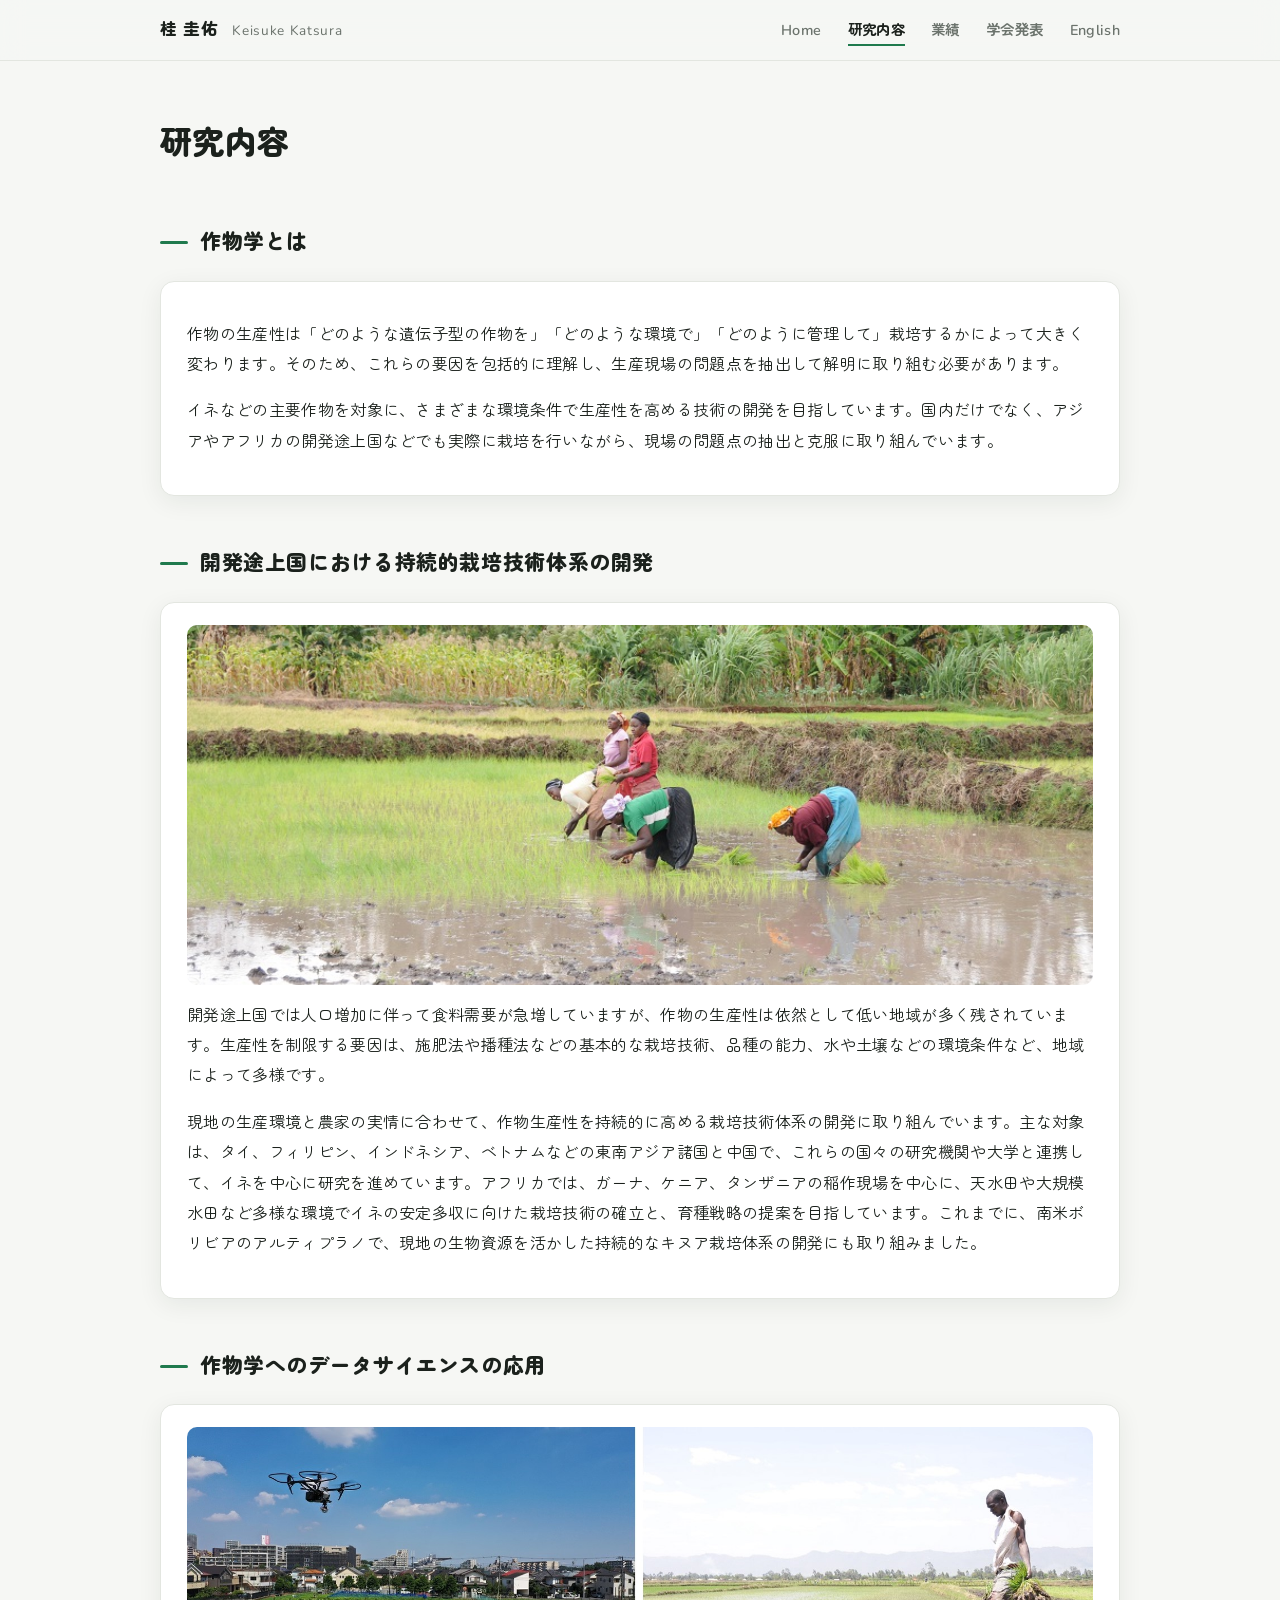
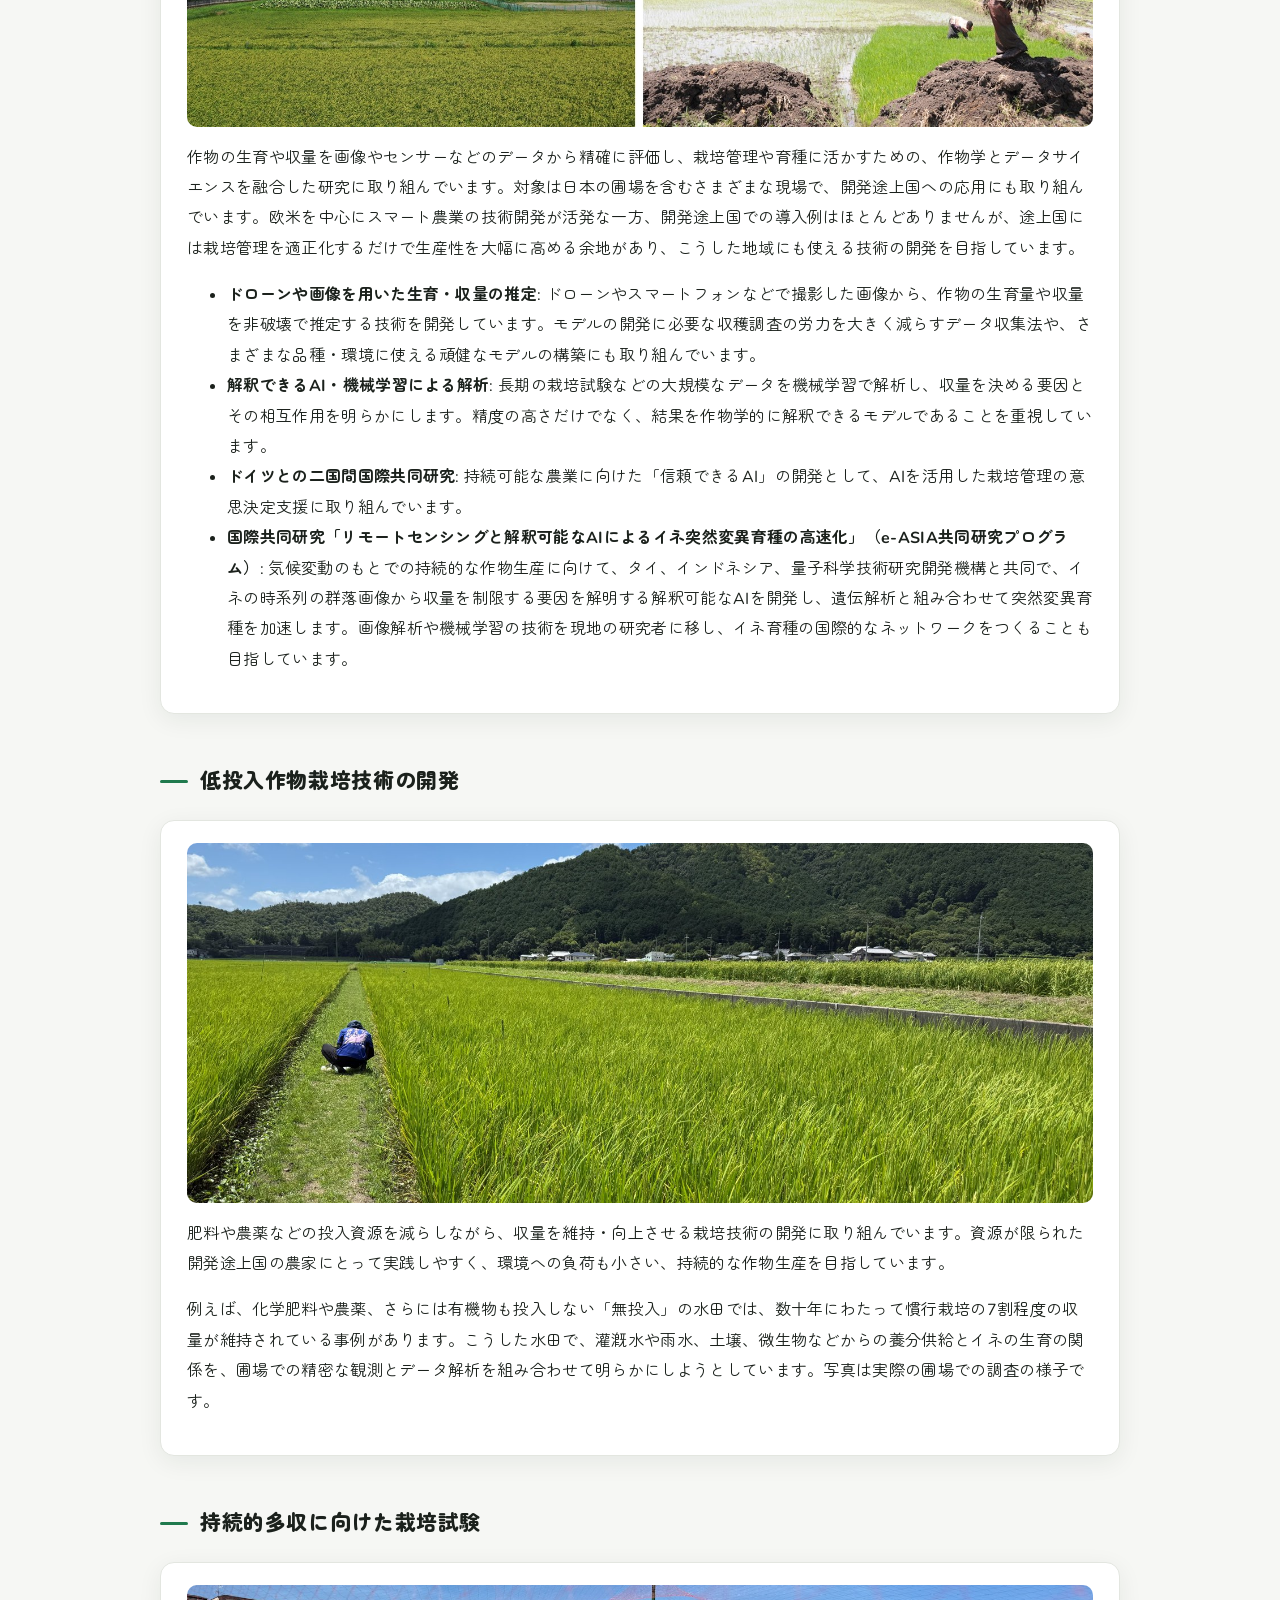
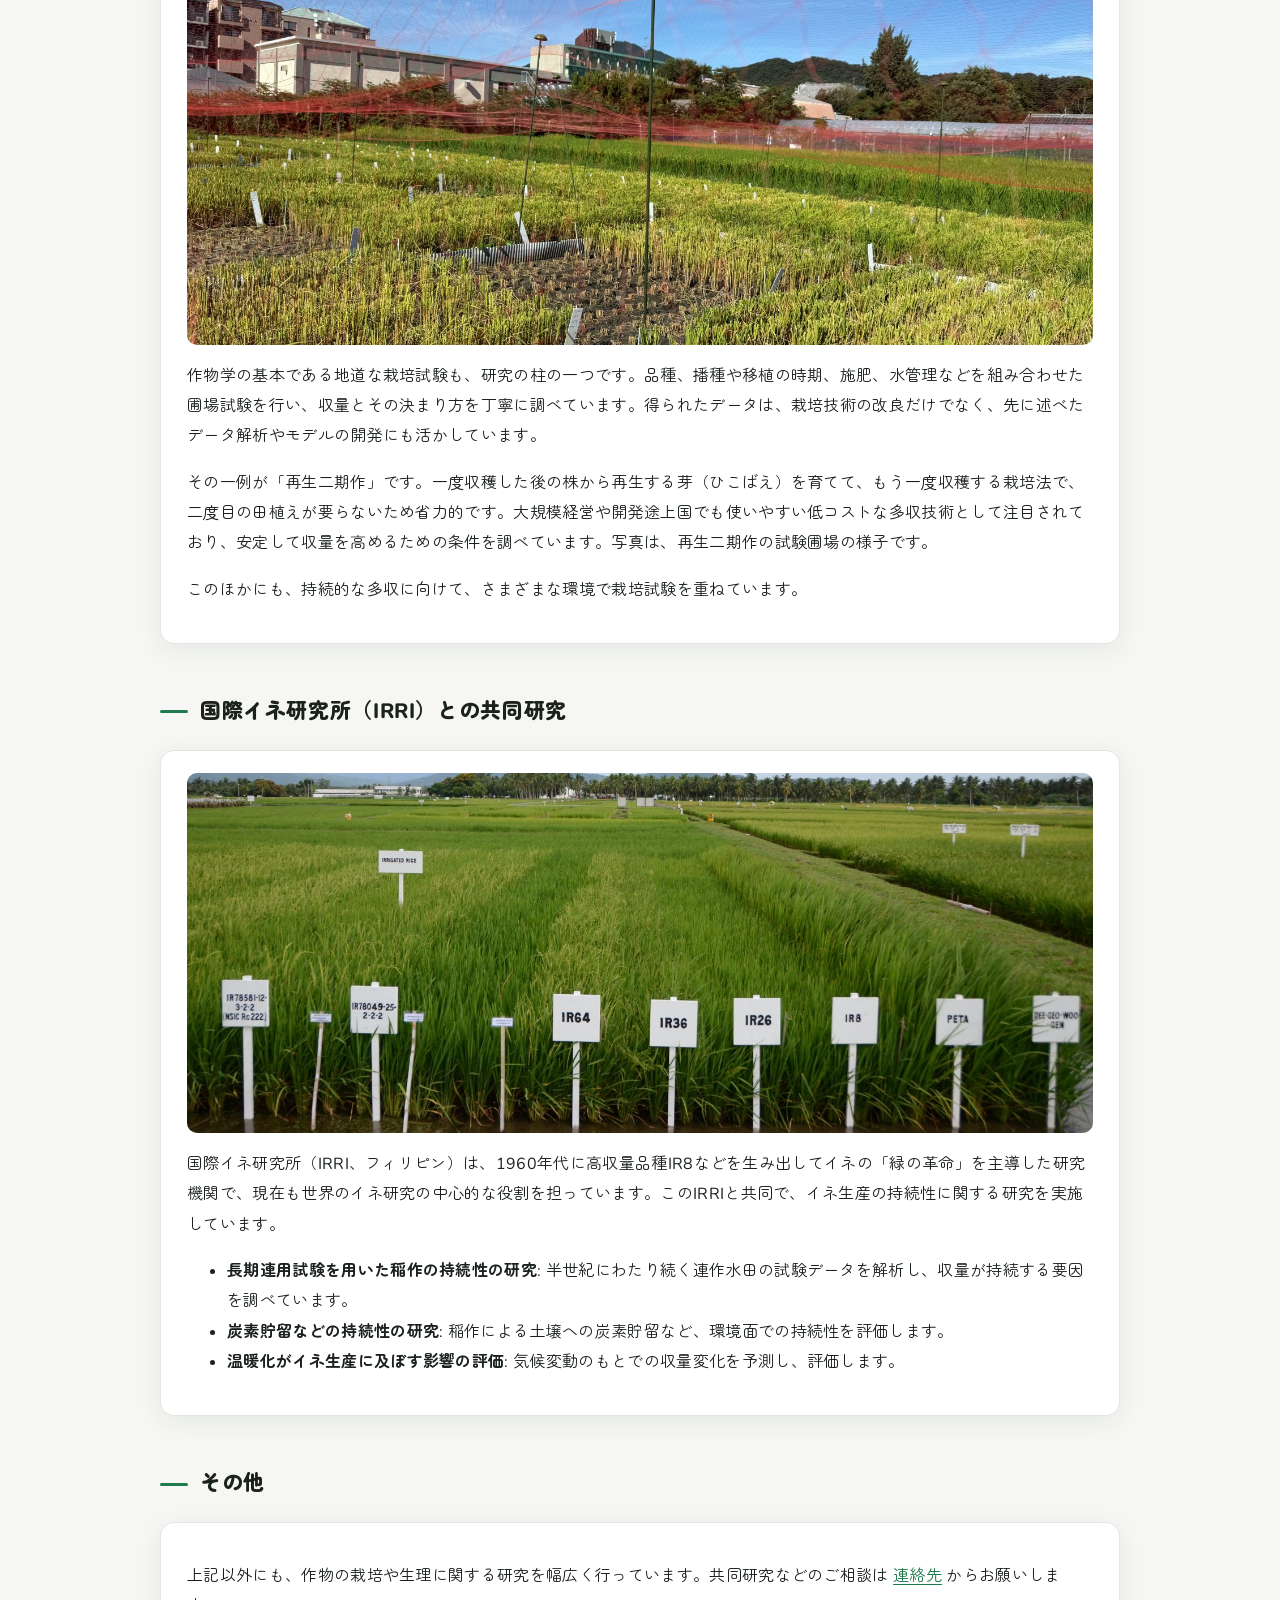
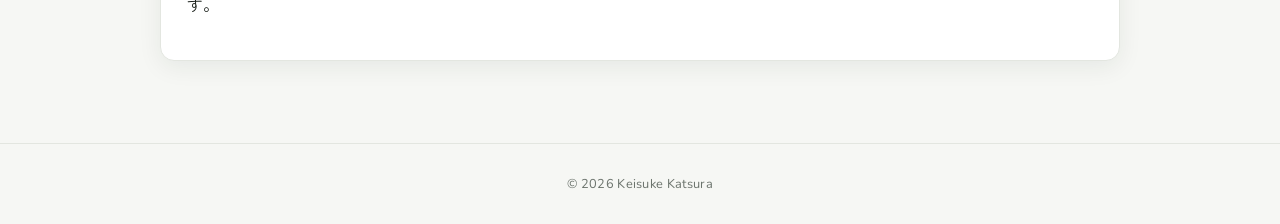
<file: research.html>
<!doctype html>
<html lang="ja">
<head>
<meta charset="utf-8">
<meta name="viewport" content="width=device-width,initial-scale=1">
<title>研究内容 | 桂 圭佑</title>
<link rel="preconnect" href="https://fonts.googleapis.com">
<link rel="preconnect" href="https://fonts.gstatic.com" crossorigin>
<link rel="stylesheet" href="https://fonts.googleapis.com/css2?family=Nunito:wght@400;600;800&family=Zen+Maru+Gothic:wght@400;500;700&display=swap">
<link rel="stylesheet" href="style.css">
</head>
<body>
<header><div class="bar">
<a class="brand" href="index.html">桂 圭佑 <span>Keisuke Katsura</span></a>
<nav>
<a href="index.html">Home</a>
<a href="research.html" aria-current="page">研究内容</a>
<a href="publications.html">業績</a>
<a href="presentations.html">学会発表</a>
<a href="en.html">English</a>
</nav></div></header>

<main>
<h1>研究内容</h1>

<h2>作物学とは</h2>
<div class="card">
<p>作物の生産性は「どのような遺伝子型の作物を」「どのような環境で」「どのように管理して」栽培するかによって大きく変わります。そのため、これらの要因を包括的に理解し、生産現場の問題点を抽出して解明に取り組む必要があります。</p>
<p>イネなどの主要作物を対象に、さまざまな環境条件で生産性を高める技術の開発を目指しています。国内だけでなく、アジアやアフリカの開発途上国などでも実際に栽培を行いながら、現場の問題点の抽出と克服に取り組んでいます。</p>
</div>

<h2>開発途上国における持続的栽培技術体系の開発</h2>
<div class="card">
<img src="Africa.jpg" alt="ケニアの水田での田植え">
<p>開発途上国では人口増加に伴って食料需要が急増していますが、作物の生産性は依然として低い地域が多く残されています。生産性を制限する要因は、施肥法や播種法などの基本的な栽培技術、品種の能力、水や土壌などの環境条件など、地域によって多様です。</p>
<p>現地の生産環境と農家の実情に合わせて、作物生産性を持続的に高める栽培技術体系の開発に取り組んでいます。主な対象は、タイ、フィリピン、インドネシア、ベトナムなどの東南アジア諸国と中国で、これらの国々の研究機関や大学と連携して、イネを中心に研究を進めています。アフリカでは、ガーナ、ケニア、タンザニアの稲作現場を中心に、天水田や大規模水田など多様な環境でイネの安定多収に向けた栽培技術の確立と、育種戦略の提案を目指しています。これまでに、南米ボリビアのアルティプラノで、現地の生物資源を活かした持続的なキヌア栽培体系の開発にも取り組みました。</p>
</div>

<h2>作物学へのデータサイエンスの応用</h2>
<div class="card">
<img src="Amart_agric.jpg" alt="ドローンによる水田の撮影（左）とアフリカの水田（右）">
<p>作物の生育や収量を画像やセンサーなどのデータから精確に評価し、栽培管理や育種に活かすための、作物学とデータサイエンスを融合した研究に取り組んでいます。対象は日本の圃場を含むさまざまな現場で、開発途上国への応用にも取り組んでいます。欧米を中心にスマート農業の技術開発が活発な一方、開発途上国での導入例はほとんどありませんが、途上国には栽培管理を適正化するだけで生産性を大幅に高める余地があり、こうした地域にも使える技術の開発を目指しています。</p>
<ul>
<li><strong>ドローンや画像を用いた生育・収量の推定</strong>: ドローンやスマートフォンなどで撮影した画像から、作物の生育量や収量を非破壊で推定する技術を開発しています。モデルの開発に必要な収穫調査の労力を大きく減らすデータ収集法や、さまざまな品種・環境に使える頑健なモデルの構築にも取り組んでいます。</li>
<li><strong>解釈できるAI・機械学習による解析</strong>: 長期の栽培試験などの大規模なデータを機械学習で解析し、収量を決める要因とその相互作用を明らかにします。精度の高さだけでなく、結果を作物学的に解釈できるモデルであることを重視しています。</li>
<li><strong>ドイツとの二国間国際共同研究</strong>: 持続可能な農業に向けた「信頼できるAI」の開発として、AIを活用した栽培管理の意思決定支援に取り組んでいます。</li>
<li><strong>国際共同研究「リモートセンシングと解釈可能なAIによるイネ突然変異育種の高速化」（e-ASIA共同研究プログラム）</strong>: 気候変動のもとでの持続的な作物生産に向けて、タイ、インドネシア、量子科学技術研究開発機構と共同で、イネの時系列の群落画像から収量を制限する要因を解明する解釈可能なAIを開発し、遺伝解析と組み合わせて突然変異育種を加速します。画像解析や機械学習の技術を現地の研究者に移し、イネ育種の国際的なネットワークをつくることも目指しています。</li>
</ul>
</div>

<h2>低投入作物栽培技術の開発</h2>
<div class="card">
<img src="IMG_9098.jpg" alt="京都府の水田での生育調査の様子">
<p>肥料や農薬などの投入資源を減らしながら、収量を維持・向上させる栽培技術の開発に取り組んでいます。資源が限られた開発途上国の農家にとって実践しやすく、環境への負荷も小さい、持続的な作物生産を目指しています。</p>
<p>例えば、化学肥料や農薬、さらには有機物も投入しない「無投入」の水田では、数十年にわたって慣行栽培の7割程度の収量が維持されている事例があります。こうした水田で、灌漑水や雨水、土壌、微生物などからの養分供給とイネの生育の関係を、圃場での精密な観測とデータ解析を組み合わせて明らかにしようとしています。写真は実際の圃場での調査の様子です。</p>
</div>

<h2>持続的多収に向けた栽培試験</h2>
<div class="card">
<img src="IMG_6469.jpg" alt="再生二期作の試験圃場（刈り取り後に再生したイネ）">
<p>作物学の基本である地道な栽培試験も、研究の柱の一つです。品種、播種や移植の時期、施肥、水管理などを組み合わせた圃場試験を行い、収量とその決まり方を丁寧に調べています。得られたデータは、栽培技術の改良だけでなく、先に述べたデータ解析やモデルの開発にも活かしています。</p>
<p>その一例が「再生二期作」です。一度収穫した後の株から再生する芽（ひこばえ）を育てて、もう一度収穫する栽培法で、二度目の田植えが要らないため省力的です。大規模経営や開発途上国でも使いやすい低コストな多収技術として注目されており、安定して収量を高めるための条件を調べています。写真は、再生二期作の試験圃場の様子です。</p>
<p>このほかにも、持続的な多収に向けて、さまざまな環境で栽培試験を重ねています。</p>
</div>

<h2>国際イネ研究所（IRRI）との共同研究</h2>
<div class="card">
<img src="DSC_1600_web.jpg" alt="国際イネ研究所（IRRI）の試験圃場" style="object-position:50% 100%">
<p>国際イネ研究所（IRRI、フィリピン）は、1960年代に高収量品種IR8などを生み出してイネの「緑の革命」を主導した研究機関で、現在も世界のイネ研究の中心的な役割を担っています。このIRRIと共同で、イネ生産の持続性に関する研究を実施しています。</p>
<ul>
<li><strong>長期連用試験を用いた稲作の持続性の研究</strong>: 半世紀にわたり続く連作水田の試験データを解析し、収量が持続する要因を調べています。</li>
<li><strong>炭素貯留などの持続性の研究</strong>: 稲作による土壌への炭素貯留など、環境面での持続性を評価します。</li>
<li><strong>温暖化がイネ生産に及ぼす影響の評価</strong>: 気候変動のもとでの収量変化を予測し、評価します。</li>
</ul>
</div>

<h2>その他</h2>
<div class="card">
<p>上記以外にも、作物の栽培や生理に関する研究を幅広く行っています。共同研究などのご相談は <a href="index.html">連絡先</a> からお願いします。</p>
</div>
</main>
<footer>&copy; 2026 Keisuke Katsura</footer>
</body>
</html>
</file>
<file: style.css>
:root{
--bg:#f6f7f4;--fg:#1b211c;--muted:#6b736c;--accent:#1f7a4d;--accent2:#c9a227;
--card:#ffffff;--line:#e3e6e0;--shadow:0 6px 24px rgba(20,40,25,.07);
--head:"Nunito","Zen Maru Gothic",sans-serif;
}
@media (prefers-color-scheme:dark){:root{--bg:#0f1311;--fg:#e9ece7;--muted:#98a199;--accent:#5fd19a;--accent2:#e0bd4a;--card:#171c19;--line:#262d28;--shadow:0 6px 24px rgba(0,0,0,.35)}}
*{box-sizing:border-box}
html{scroll-behavior:smooth}
body{margin:0;background:var(--bg);color:var(--fg);font-family:"Nunito","Zen Maru Gothic","Hiragino Kaku Gothic ProN","Yu Gothic",Meiryo,sans-serif;line-height:1.9;letter-spacing:.02em;-webkit-font-smoothing:antialiased}
a{color:var(--accent);text-underline-offset:3px}
header{position:sticky;top:0;z-index:10;background:color-mix(in srgb,var(--bg) 80%,transparent);backdrop-filter:blur(12px);border-bottom:1px solid var(--line)}
.bar{max-width:1000px;margin:0 auto;padding:14px 20px;display:flex;flex-wrap:wrap;gap:8px 28px;align-items:center;justify-content:space-between}
.brand{font-family:var(--head);font-weight:800;font-size:1.05rem;color:var(--fg);text-decoration:none;letter-spacing:.04em}
.brand span{font-weight:400;color:var(--muted);margin-left:8px;font-size:.85rem}
nav a{font-family:var(--head);font-size:.9rem;font-weight:600;margin-left:22px;text-decoration:none;color:var(--muted);padding-bottom:4px;border-bottom:2px solid transparent;transition:.2s}
nav a:hover,nav a[aria-current]{color:var(--fg);border-bottom-color:var(--accent)}
.hero{min-height:440px;background:linear-gradient(115deg,rgba(8,30,18,.82),rgba(8,30,18,.25)),url("DJI_0043.jpg") center/cover;color:#fff;display:flex;align-items:center}
.hero div{max-width:1000px;margin:0 auto;padding:60px 20px;width:100%}
.hero h1{font-family:var(--head);font-weight:800;font-size:clamp(2.2rem,6vw,4rem);line-height:1.15;letter-spacing:-.01em;margin:0 0 18px}
.hero h1::after{content:"";display:block;width:64px;height:4px;background:var(--accent2);margin-top:18px;border-radius:2px}
.hero p{max-width:34em;margin:0;font-size:1.05rem;opacity:.92}
main{max-width:1000px;margin:0 auto;padding:32px 20px 64px}
h1{font-family:var(--head);font-weight:800}
h2{font-family:var(--head);font-size:1.3rem;font-weight:800;letter-spacing:.03em;margin:3rem 0 1rem;display:flex;align-items:center;gap:12px}
h2::before{content:"";width:28px;height:3px;background:var(--accent);border-radius:2px}
.card{background:var(--card);border:1px solid var(--line);border-radius:14px;padding:22px 26px;margin:18px 0;box-shadow:var(--shadow)}
.card img{width:100%;max-height:360px;object-fit:cover;border-radius:10px;display:block;margin-bottom:16px}
.news{list-style:none;padding:0;margin:0}
.news li{padding:12px 0;border-bottom:1px solid var(--line)}
.news time{font-family:var(--head);font-weight:600;color:var(--accent);margin-right:18px}
.pubs li{margin-bottom:14px}
.pubs a:not(.yt){font-size:.85em;color:var(--muted);word-break:break-all}
.pubs strong{font-weight:700}
.muted,.todo{color:var(--muted)}
.todo{font-style:italic}
small{font-size:.8rem}
footer{text-align:center;color:var(--muted);font-family:var(--head);font-size:.8rem;padding:28px 16px;border-top:1px solid var(--line)}
@media(max-width:600px){nav a{margin:0 16px 0 0}.hero{min-height:340px}.card{padding:18px}}
.conf{margin:-8px 0 10px;font-size:.9rem}
.hero h1:lang(ja),.hero h1:has(small){font-size:clamp(1.7rem,4.6vw,2.8rem);line-height:1.4}
.hero h1 small{display:block;margin-top:12px;font-size:max(.62em,1.05rem);font-weight:500;opacity:.9;letter-spacing:.04em;line-height:1.6}
.yt{display:flex;align-items:center;gap:10px;width:fit-content;max-width:100%;margin-top:6px;font-size:.88rem;line-height:1.5;text-decoration:none;transition:.2s}
.yt svg{flex:none}
.yt span{text-decoration:underline;text-underline-offset:3px}
.yt:hover{opacity:.75}
.eyebrow{font-family:var(--head);font-size:clamp(1rem,2.8vw,1.25rem);letter-spacing:.06em;margin-bottom:14px;opacity:.95}
.eyebrow a{color:inherit;text-decoration:underline;text-decoration-color:var(--accent2);text-decoration-thickness:2px;text-underline-offset:5px}
.eyebrow a:hover{color:var(--accent2)}
.career{display:grid;grid-template-columns:8.5em 1fr;gap:6px 16px;margin:0 0 8px}
.career dt{font-family:var(--head);font-weight:600;color:var(--accent)}
.career dd{margin:0}
h3{font-family:var(--head);font-size:1rem;margin:1.2rem 0 .5rem}
@media(max-width:600px){.career{grid-template-columns:1fr}.career dd{margin-bottom:8px}}
</file>
